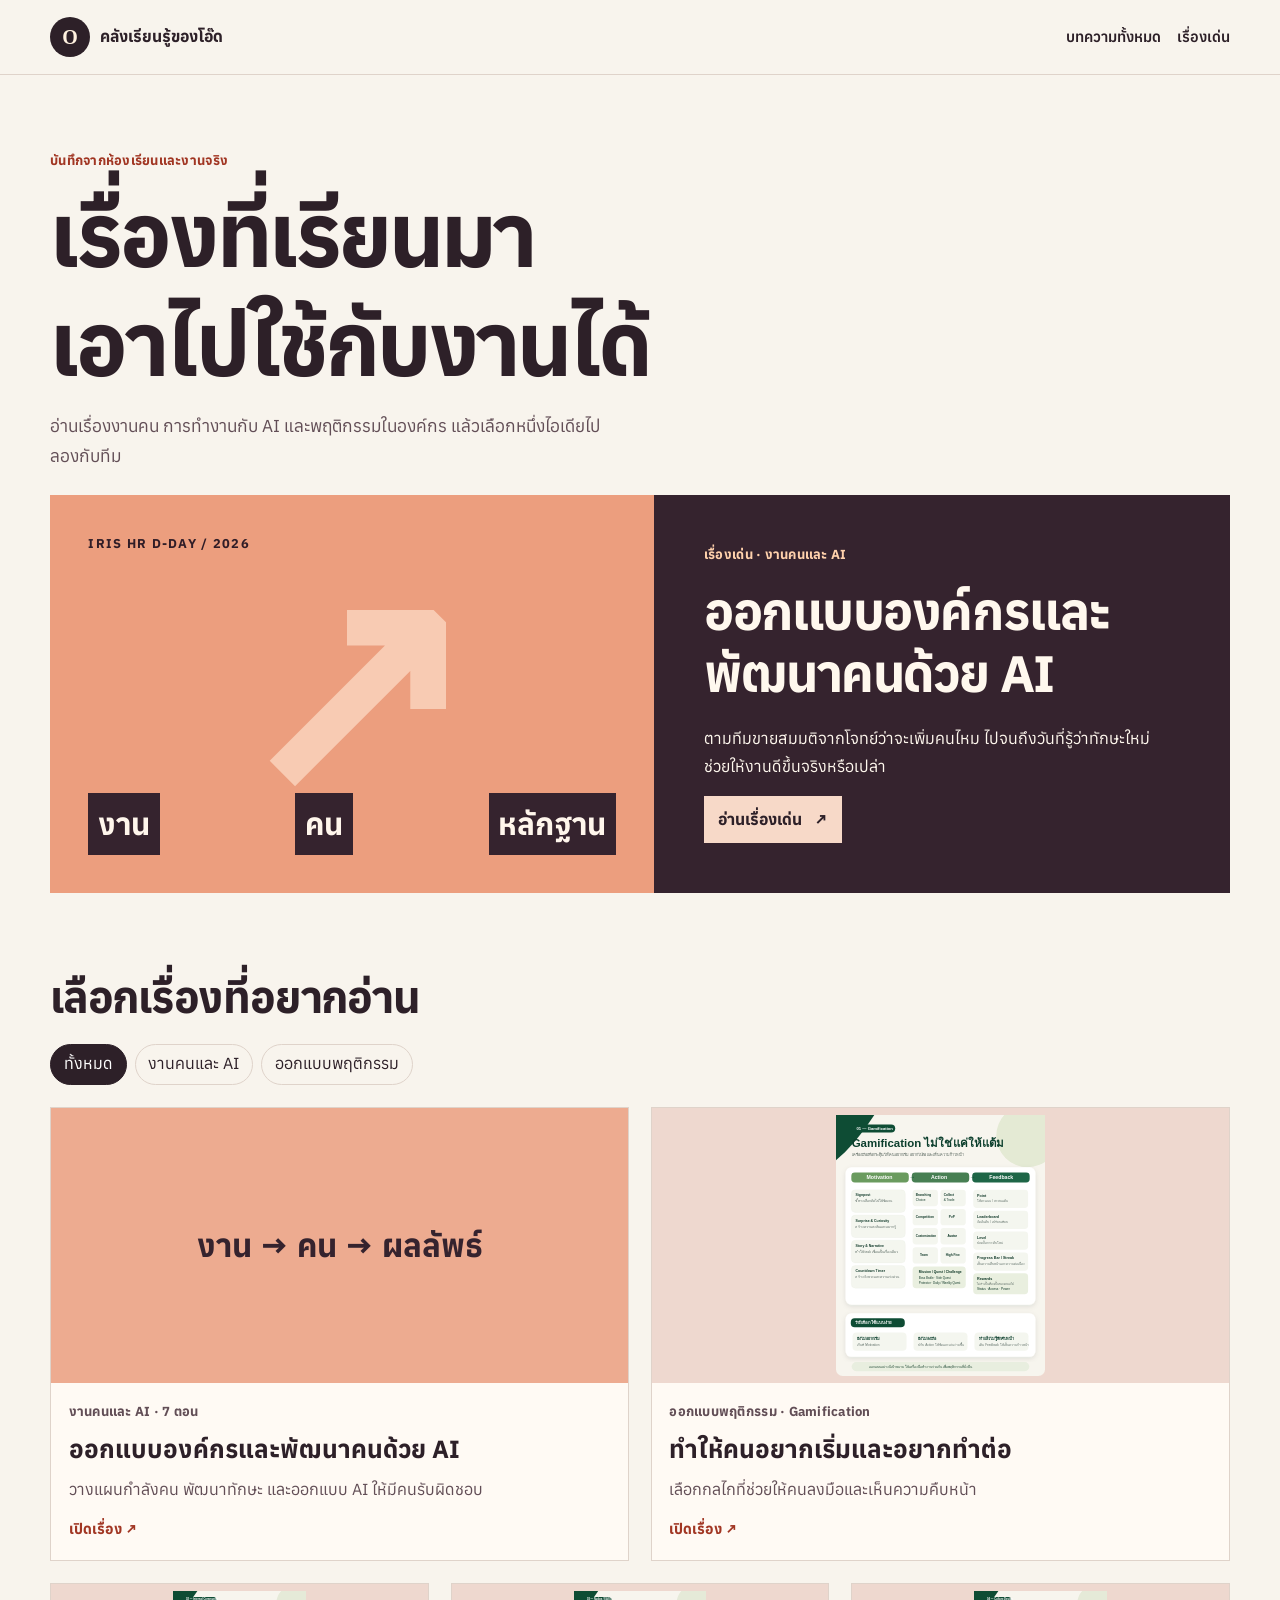
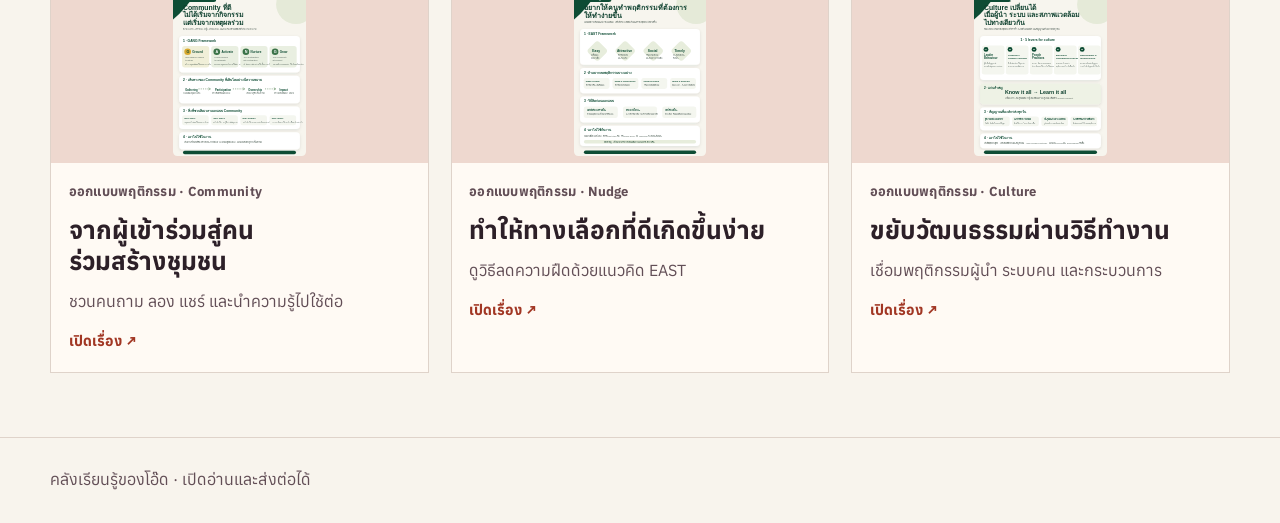
<file: index.html>
<!doctype html>
<html lang="th"><head><meta charset="utf-8"><meta name="viewport" content="width=device-width, initial-scale=1">
<title>คลังเรียนรู้ของโอ๊ด · บล็อกความรู้</title>
<meta name="description" content="บทอ่านเรื่องการพัฒนาคน การทำงานกับ AI และการออกแบบพฤติกรรมในองค์กร">
<meta name="theme-color" content="#f8f4ed">
<link rel="stylesheet" href="km.css"><link rel="stylesheet" href="blog.css"><script defer src="blog.js"></script>
</head><body class="blog-home">
<a class="skip" href="#main">ข้ามไปเนื้อหา</a>
<header class="blog-header"><div class="blog-wrap">
<a class="blog-brand" href="index.html"><span class="blog-mark" aria-hidden="true">O</span>คลังเรียนรู้ของโอ๊ด</a>
<nav aria-label="เมนูหลัก"><a href="#library">บทความทั้งหมด</a><a href="iris.html">เรื่องเด่น</a></nav>
</div></header>
<main class="blog-wrap" id="main">
<section class="blog-intro"><p class="blog-label">บันทึกจากห้องเรียนและงานจริง</p>
<h1>เรื่องที่เรียนมา<br>เอาไปใช้กับงานได้</h1>
<p>อ่านเรื่องงานคน การทำงานกับ AI และพฤติกรรมในองค์กร แล้วเลือกหนึ่งไอเดียไปลองกับทีม</p></section>
<article class="feature-post" aria-labelledby="featured-title">
<div class="feature-art" aria-label="สามแกนของเรื่อง: งาน คน และหลักฐาน">
  <span class="feature-art-meta">IRIS HR D-DAY / 2026</span>
  <div class="feature-symbol" aria-hidden="true">↗</div>
  <div class="feature-art-words" aria-hidden="true"><span>งาน</span><span>คน</span><span>หลักฐาน</span></div>
</div>
<div class="feature-copy"><p class="blog-label">เรื่องเด่น · งานคนและ AI</p><h2 id="featured-title">ออกแบบองค์กรและพัฒนาคนด้วย AI</h2>
<p>ตามทีมขายสมมติจากโจทย์ว่าจะเพิ่มคนไหม ไปจนถึงวันที่รู้ว่าทักษะใหม่ช่วยให้งานดีขึ้นจริงหรือเปล่า</p>
<a class="blog-cta" href="iris.html">อ่านเรื่องเด่น <span aria-hidden="true">↗</span></a></div></article>
<section class="blog-shelf" id="library" aria-labelledby="library-heading">
<h2 id="library-heading">เลือกเรื่องที่อยากอ่าน</h2>
<div class="blog-filters" aria-label="กรองบทความ" hidden><button type="button" data-filter="all" aria-pressed="true">ทั้งหมด</button><button type="button" data-filter="people" aria-pressed="false">งานคนและ AI</button><button type="button" data-filter="behavior" aria-pressed="false">ออกแบบพฤติกรรม</button><span class="sr" id="blog-count" role="status"></span></div>
<div class="blog-grid">
<article class="blog-card entry" data-category="people"><a href="iris.html"><div class="card-art" aria-hidden="true"><span>งาน → คน → ผลลัพธ์</span></div><div class="blog-card-copy"><p class="blog-label">งานคนและ AI · 7 ตอน</p><h3>ออกแบบองค์กรและพัฒนาคนด้วย AI</h3><p>วางแผนกำลังคน พัฒนาทักษะ และออกแบบ AI ให้มีคนรับผิดชอบ</p><strong>เปิดเรื่อง ↗</strong></div></a></article>
<article class="blog-card entry" data-category="behavior"><a href="gamification.html"><img class="diagram" src="assets/gamification-map.svg" alt="" loading="lazy"><div class="blog-card-copy"><p class="blog-label">ออกแบบพฤติกรรม · Gamification</p><h3>ทำให้คนอยากเริ่มและอยากทำต่อ</h3><p>เลือกกลไกที่ช่วยให้คนลงมือและเห็นความคืบหน้า</p><strong>เปิดเรื่อง ↗</strong></div></a></article>
<article class="blog-card entry" data-category="behavior"><a href="community.html"><img class="diagram" src="assets/community-map.svg" alt="" loading="lazy"><div class="blog-card-copy"><p class="blog-label">ออกแบบพฤติกรรม · Community</p><h3>จากผู้เข้าร่วมสู่คนร่วมสร้างชุมชน</h3><p>ชวนคนถาม ลอง แชร์ และนำความรู้ไปใช้ต่อ</p><strong>เปิดเรื่อง ↗</strong></div></a></article>
<article class="blog-card entry" data-category="behavior"><a href="nudge.html"><img class="diagram" src="assets/nudge-east.svg" alt="" loading="lazy"><div class="blog-card-copy"><p class="blog-label">ออกแบบพฤติกรรม · Nudge</p><h3>ทำให้ทางเลือกที่ดีเกิดขึ้นง่าย</h3><p>ดูวิธีลดความฝืดด้วยแนวคิด EAST</p><strong>เปิดเรื่อง ↗</strong></div></a></article>
<article class="blog-card entry" data-category="behavior"><a href="culture.html"><img class="diagram" src="assets/culture-map.svg" alt="" loading="lazy"><div class="blog-card-copy"><p class="blog-label">ออกแบบพฤติกรรม · Culture</p><h3>ขยับวัฒนธรรมผ่านวิธีทำงาน</h3><p>เชื่อมพฤติกรรมผู้นำ ระบบคน และกระบวนการ</p><strong>เปิดเรื่อง ↗</strong></div></a></article>
</div></section></main>
<footer class="blog-footer"><div class="blog-wrap">คลังเรียนรู้ของโอ๊ด · เปิดอ่านและส่งต่อได้</div></footer>
</body></html>
</file>
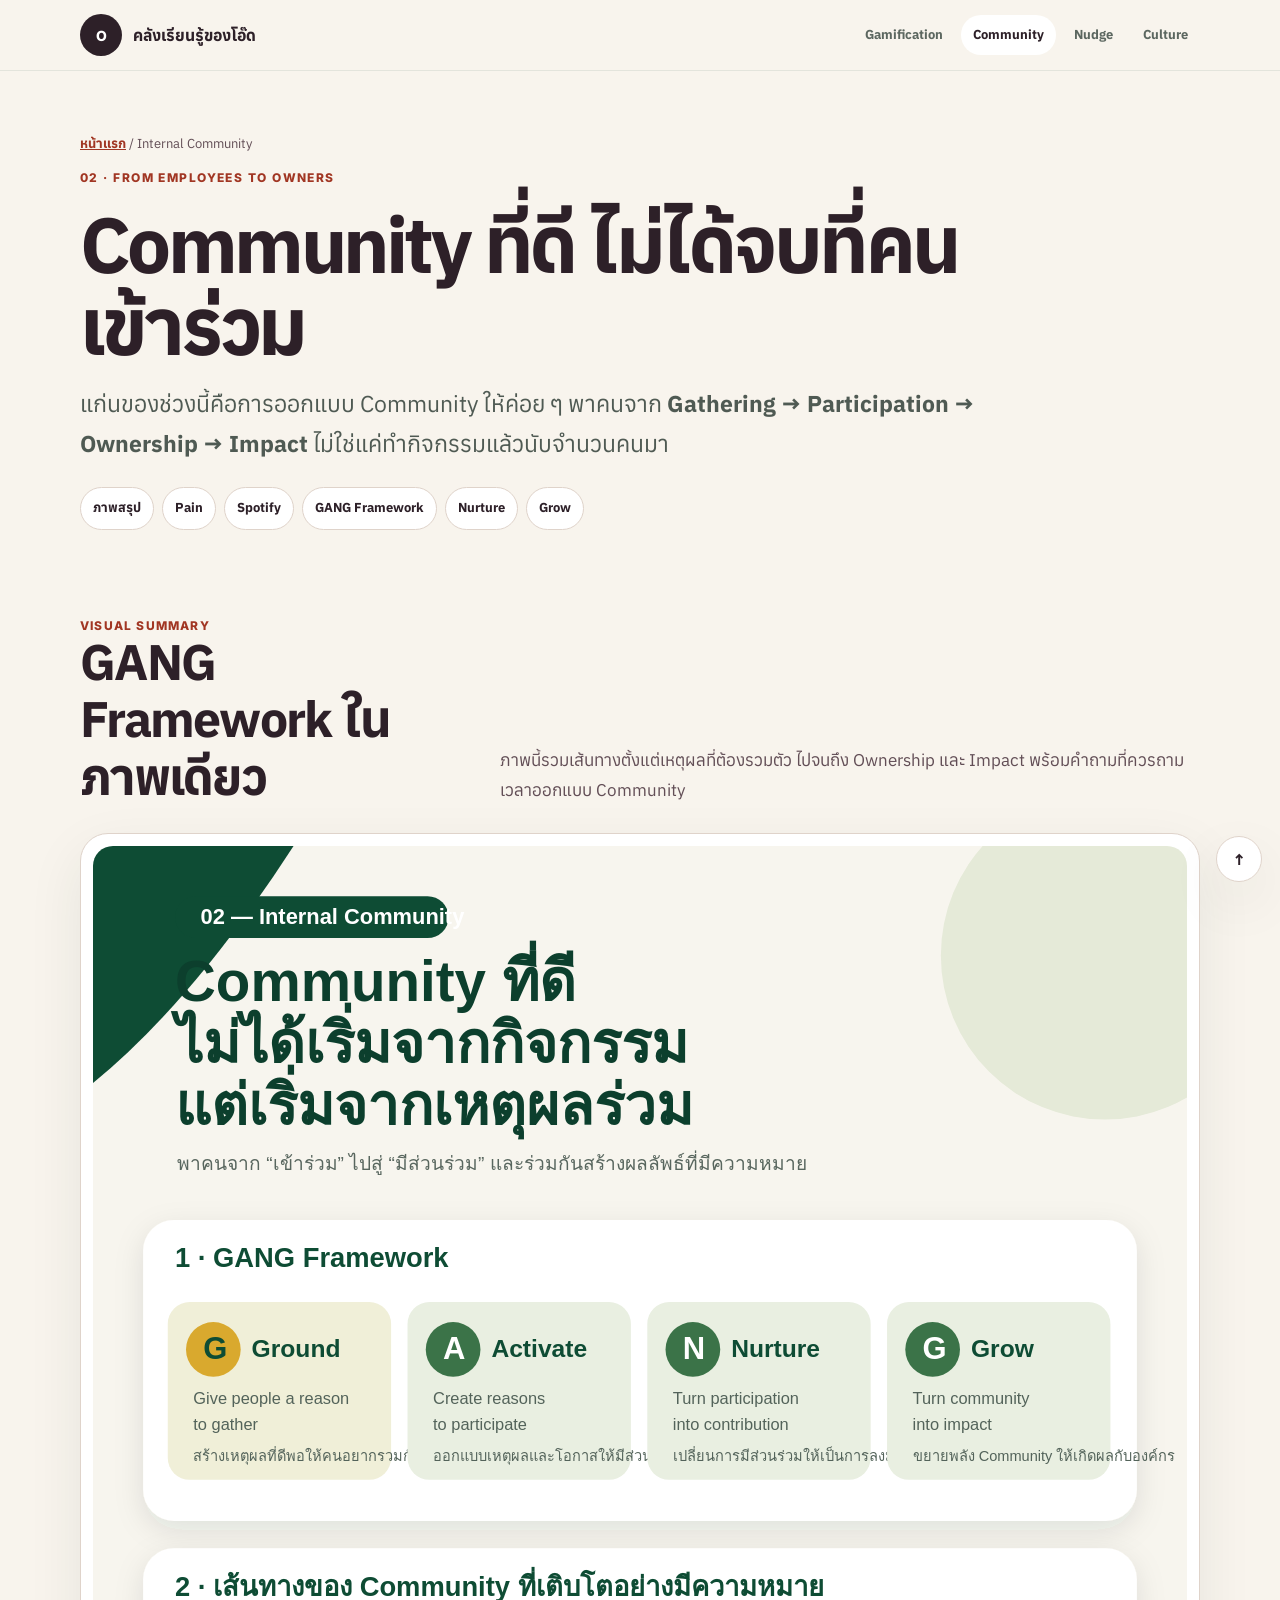
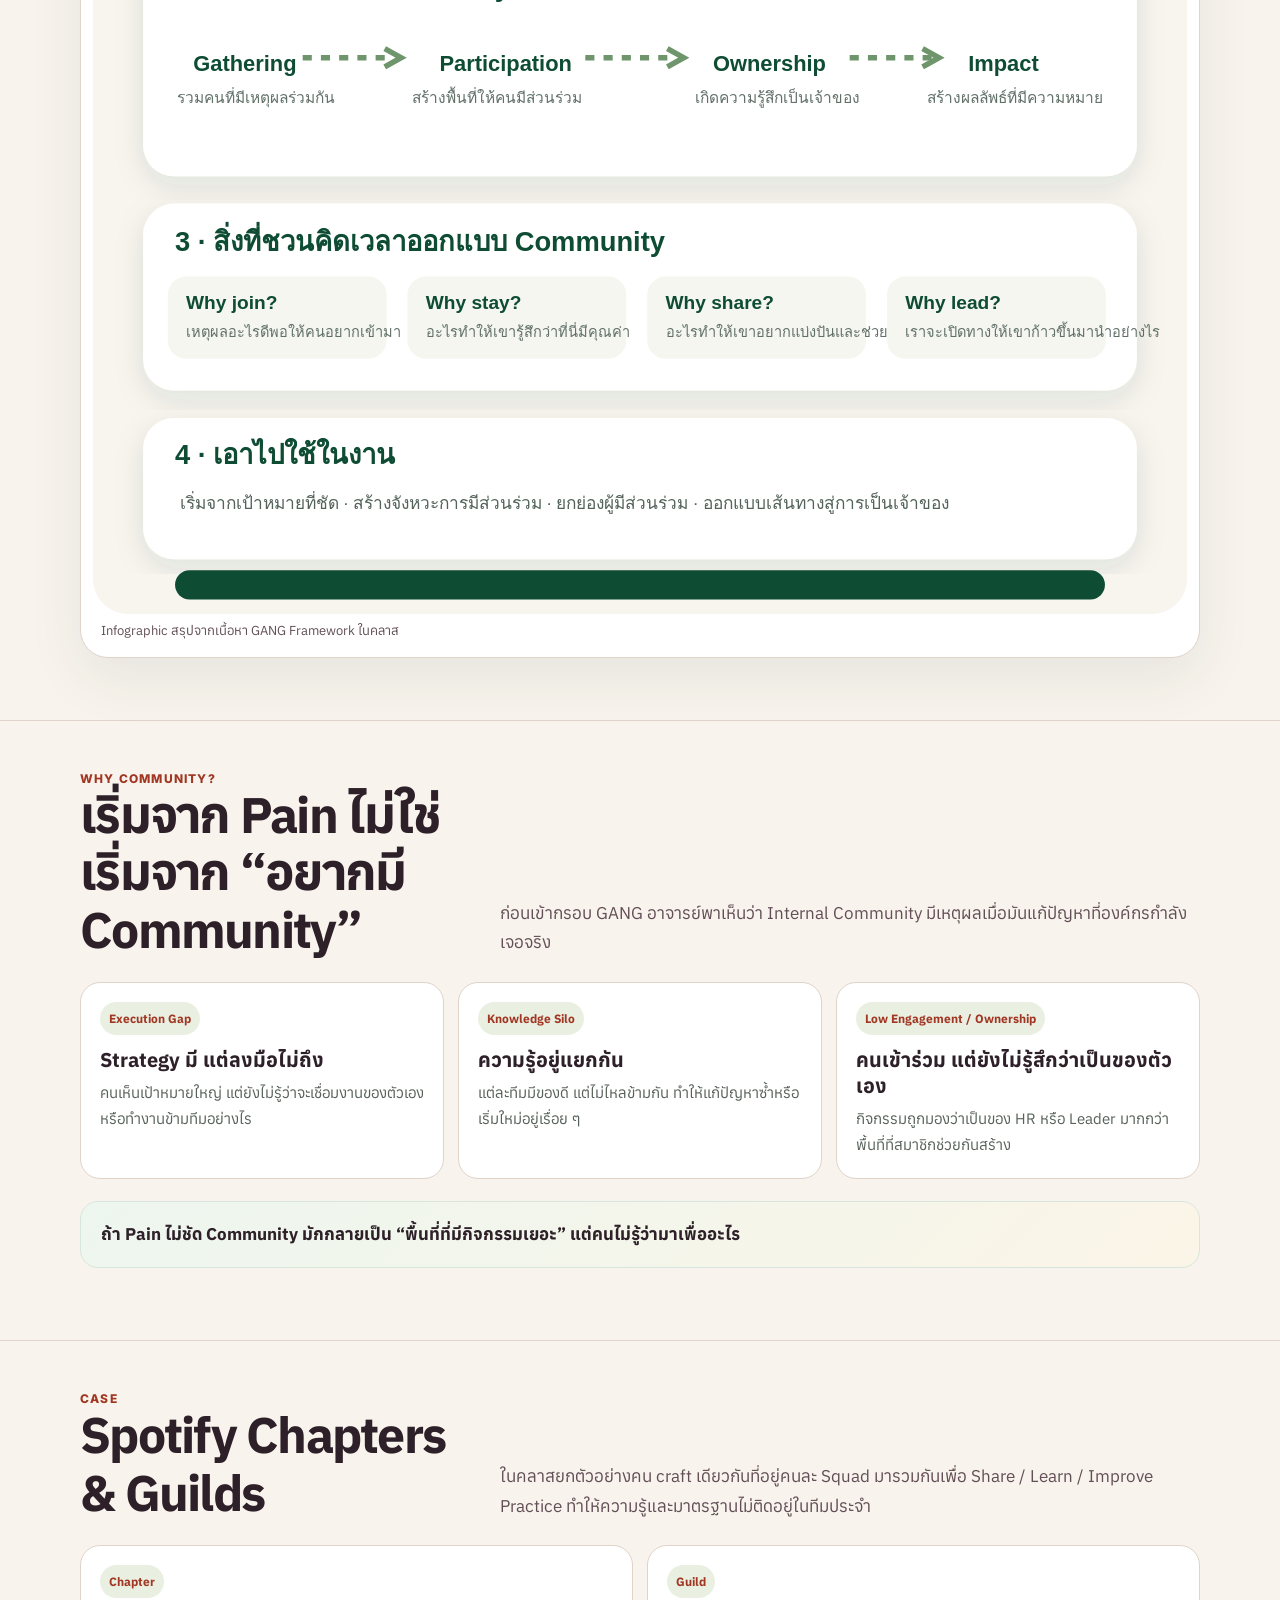
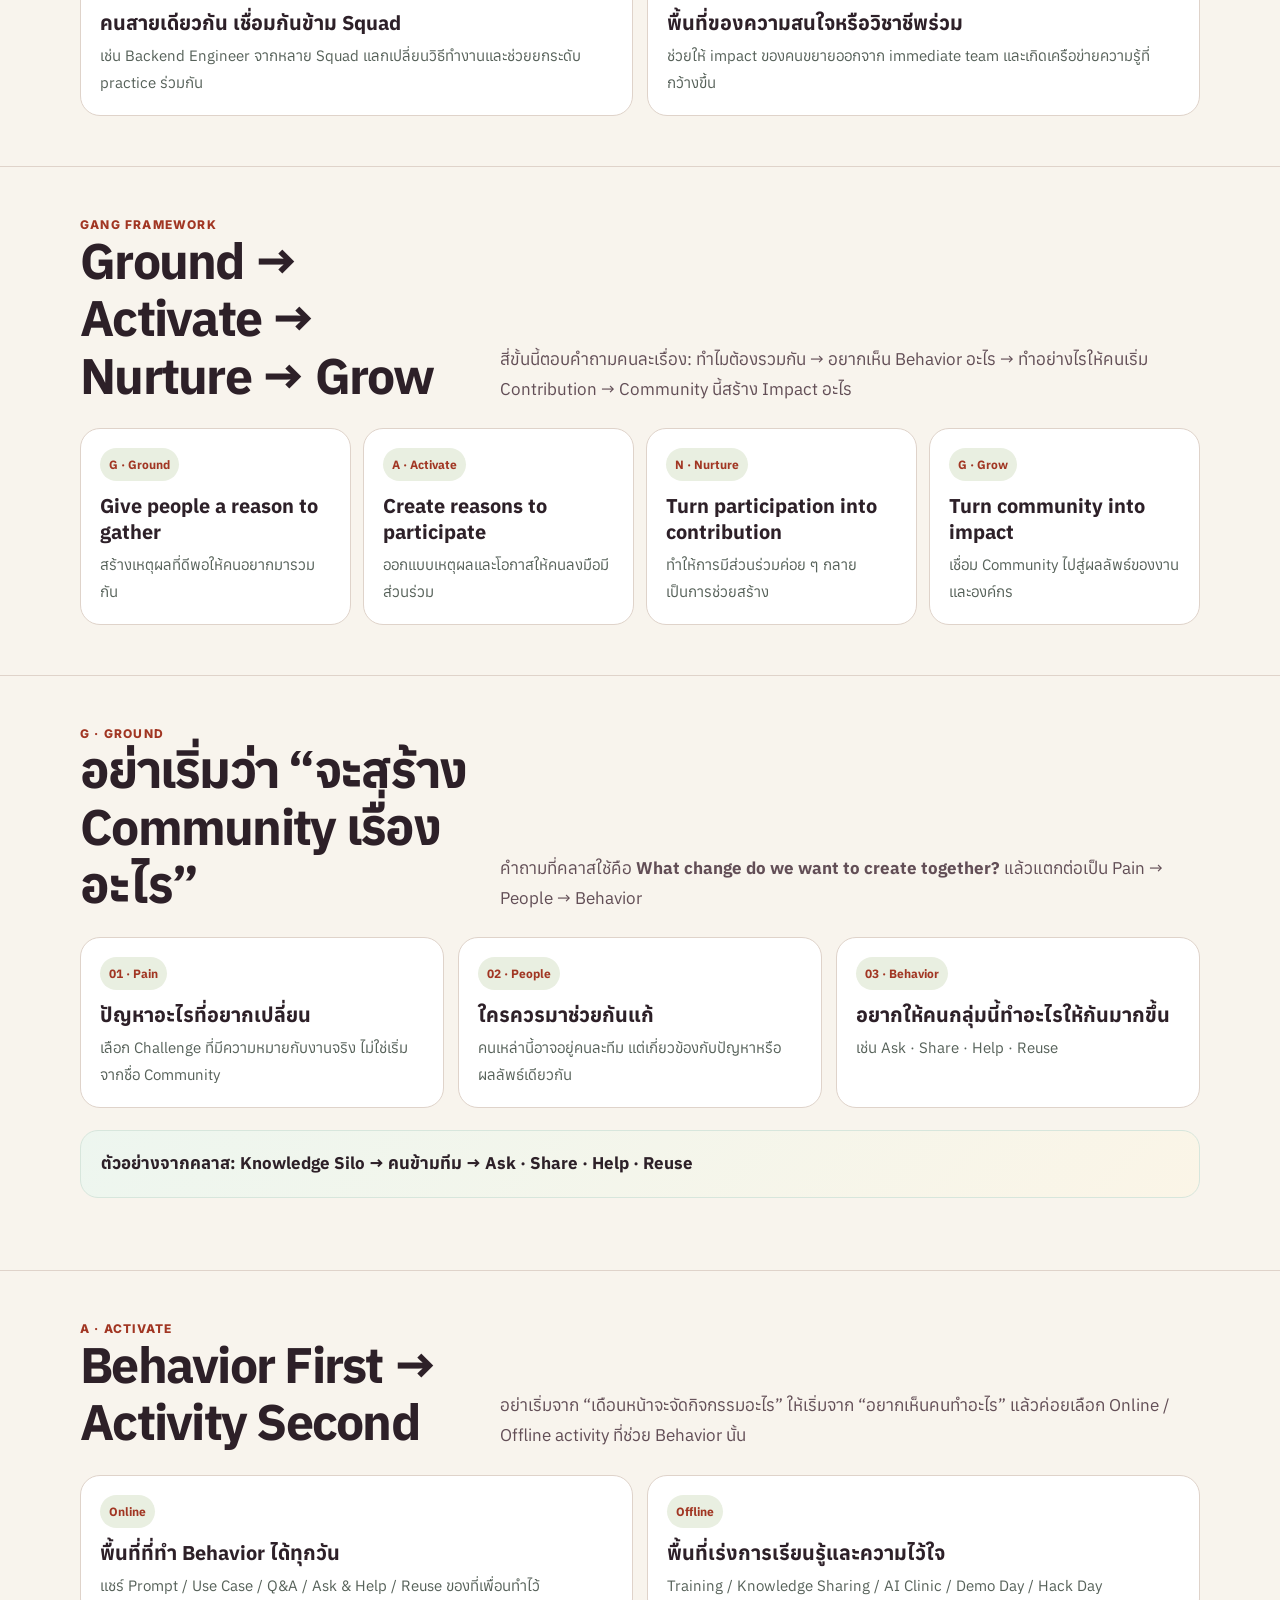
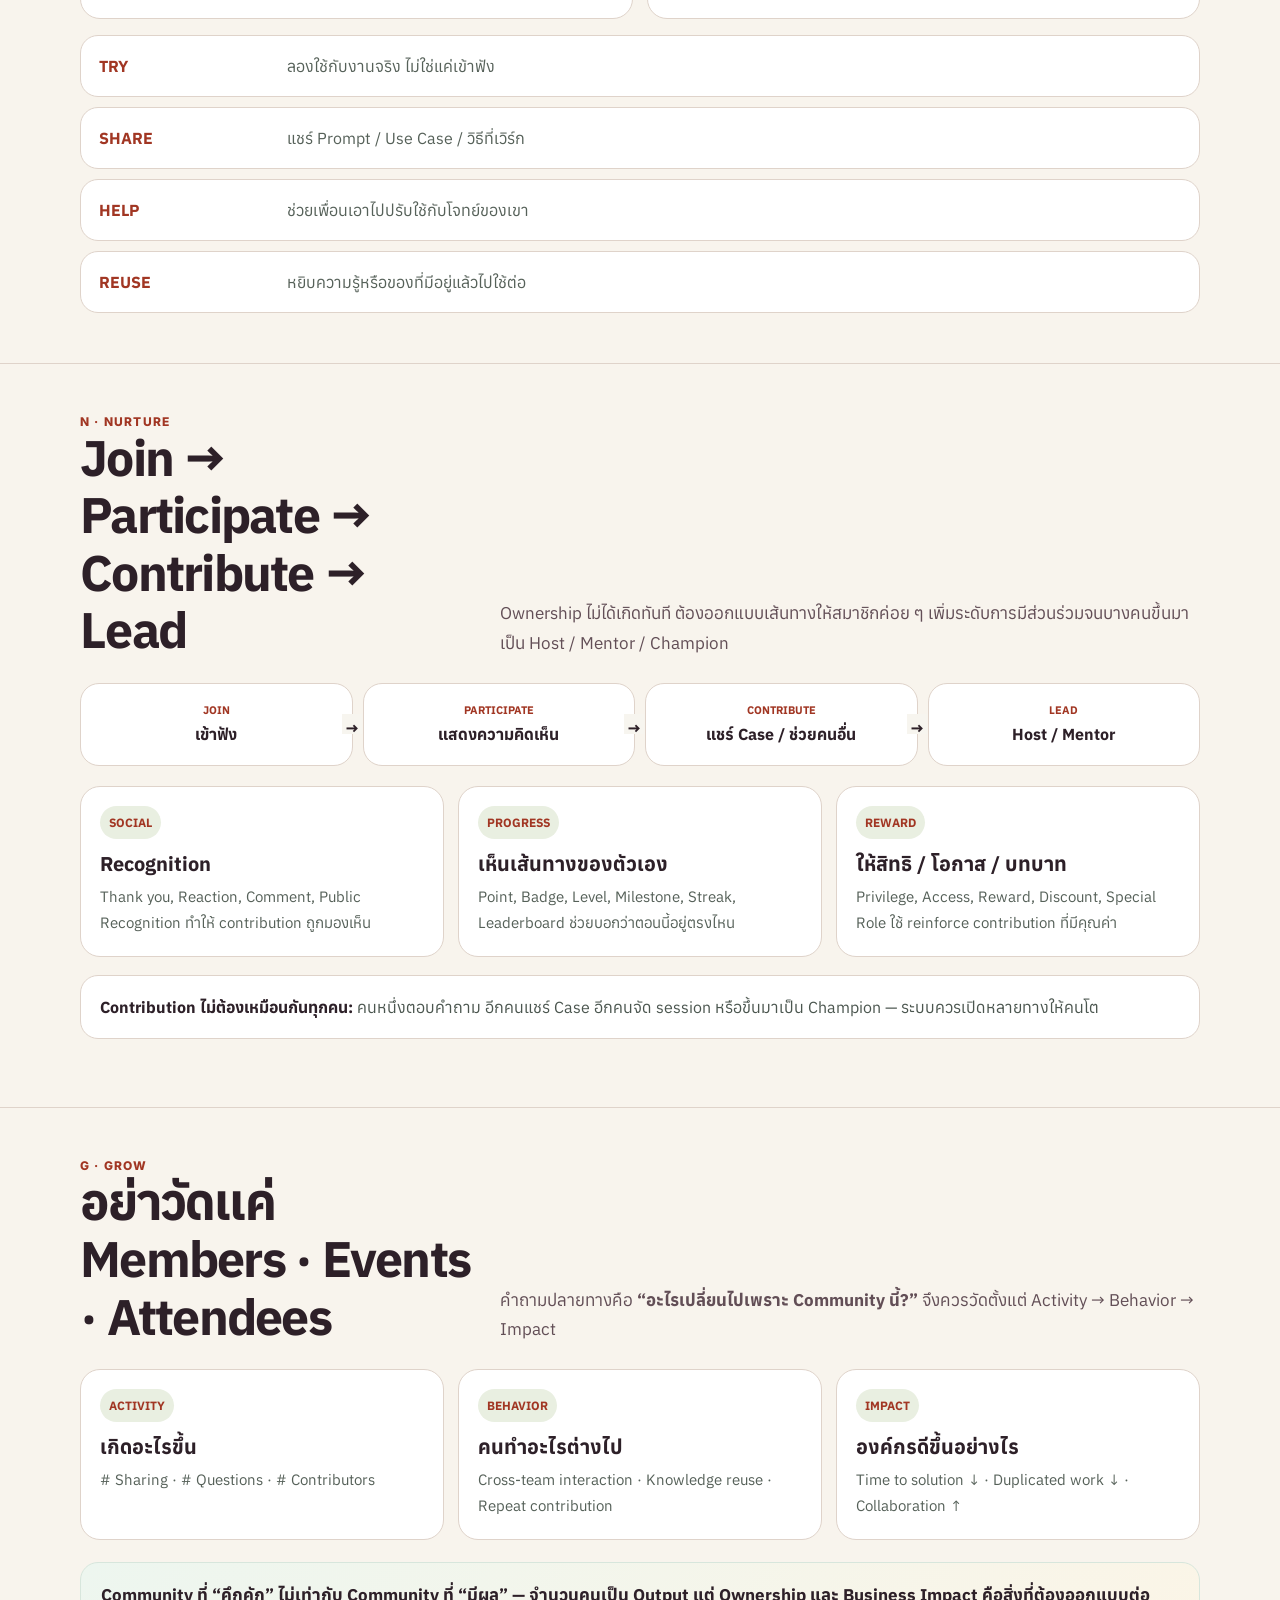
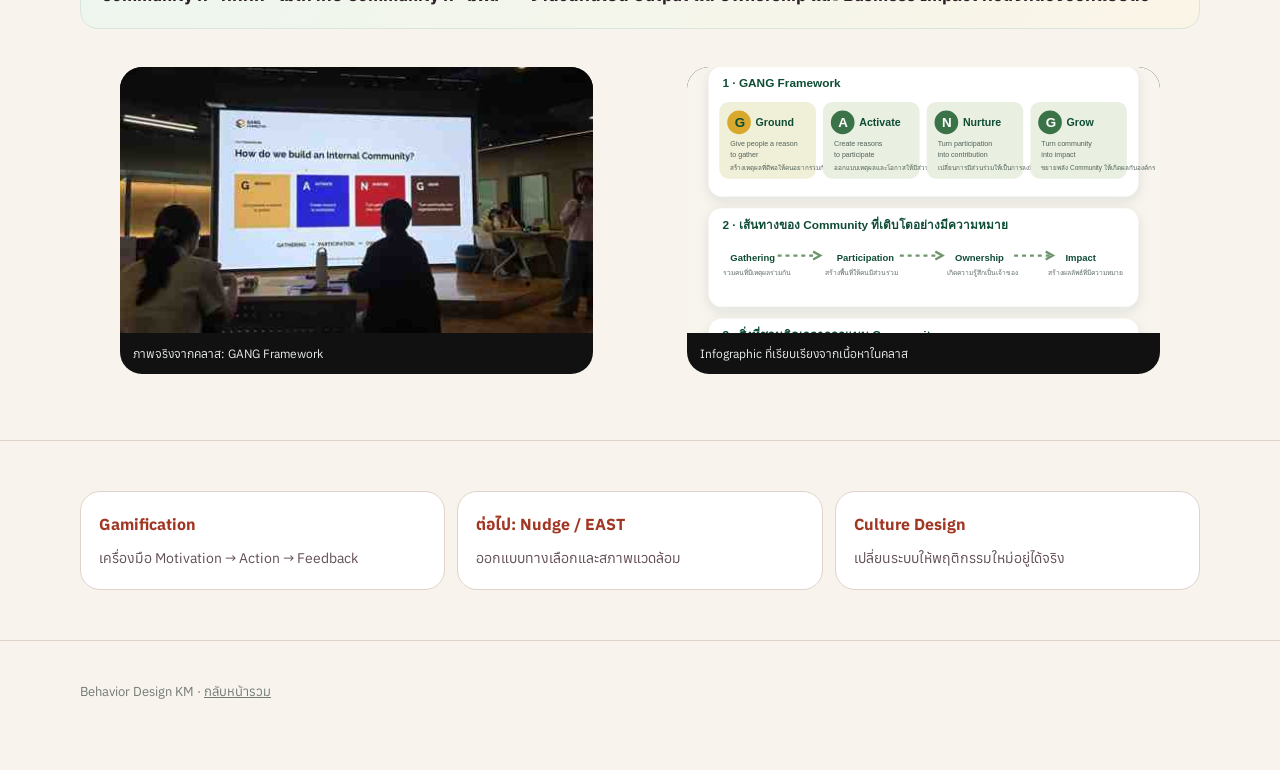
<file: community.html>
<!doctype html><html lang="th"><head><meta charset="utf-8"><meta name="viewport" content="width=device-width,initial-scale=1"><meta name="theme-color" content="#f7f5ef"><title>Internal Community — Behavior Design KM</title><meta name="description" content="สรุปคลาส Internal Community: Pain, Spotify Chapters & Guilds, GANG Framework, Ground Activate Nurture Grow, Participation to Ownership และการวัด Impact"><link rel="stylesheet" href="style-v2.css?v=20260823-7"><link rel="stylesheet" href="blog.css"></head><body id="top" class="blog-archive"><header class="top"><div class="wrap topin"><a class="brand" href="index.html"><span class="mark">O</span><span>คลังเรียนรู้ของโอ๊ด</span></a><nav class="nav"><a href="gamification.html">Gamification</a><a class="active" href="community.html">Community</a><a href="nudge.html">Nudge</a><a href="culture.html">Culture</a></nav></div></header><main><section class="pageHero"><div class="wrap"><div class="crumb"><a href="index.html">หน้าแรก</a> / Internal Community</div><div class="eyebrow">02 · From Employees to Owners</div><h1>Community ที่ดี ไม่ได้จบที่คนเข้าร่วม</h1><p class="lead">แก่นของช่วงนี้คือการออกแบบ Community ให้ค่อย ๆ พาคนจาก <b>Gathering → Participation → Ownership → Impact</b> ไม่ใช่แค่ทำกิจกรรมแล้วนับจำนวนคนมา</p><div class="jump"><a href="#visual">ภาพสรุป</a><a href="#pain">Pain</a><a href="#case">Spotify</a><a href="#gang">GANG Framework</a><a href="#nurture">Nurture</a><a href="#grow">Grow</a></div></div></section><section class="section" id="visual"><div class="wrap"><div class="sectionHead"><div><div class="kicker">Visual Summary</div><h2>GANG Framework ในภาพเดียว</h2></div><p class="intro">ภาพนี้รวมเส้นทางตั้งแต่เหตุผลที่ต้องรวมตัว ไปจนถึง Ownership และ Impact พร้อมคำถามที่ควรถามเวลาออกแบบ Community</p></div><div class="visualFrame"><img src="assets/community-map.svg?v=7" alt="Infographic GANG Framework"><div class="visualNote">Infographic สรุปจากเนื้อหา GANG Framework ในคลาส</div></div></div></section><section class="section" id="pain"><div class="wrap"><div class="sectionHead"><div><div class="kicker">Why Community?</div><h2>เริ่มจาก Pain ไม่ใช่เริ่มจาก “อยากมี Community”</h2></div><p class="intro">ก่อนเข้ากรอบ GANG อาจารย์พาเห็นว่า Internal Community มีเหตุผลเมื่อมันแก้ปัญหาที่องค์กรกำลังเจอจริง</p></div><div class="grid3"><article class="concept"><span class="tag">Execution Gap</span><h3>Strategy มี แต่ลงมือไม่ถึง</h3><p>คนเห็นเป้าหมายใหญ่ แต่ยังไม่รู้ว่าจะเชื่อมงานของตัวเองหรือทำงานข้ามทีมอย่างไร</p></article><article class="concept"><span class="tag">Knowledge Silo</span><h3>ความรู้อยู่แยกกัน</h3><p>แต่ละทีมมีของดี แต่ไม่ไหลข้ามกัน ทำให้แก้ปัญหาซ้ำหรือเริ่มใหม่อยู่เรื่อย ๆ</p></article><article class="concept"><span class="tag">Low Engagement / Ownership</span><h3>คนเข้าร่วม แต่ยังไม่รู้สึกว่าเป็นของตัวเอง</h3><p>กิจกรรมถูกมองว่าเป็นของ HR หรือ Leader มากกว่าพื้นที่ที่สมาชิกช่วยกันสร้าง</p></article></div><div class="callout">ถ้า Pain ไม่ชัด Community มักกลายเป็น “พื้นที่ที่มีกิจกรรมเยอะ” แต่คนไม่รู้ว่ามาเพื่ออะไร</div></div></section><section class="section" id="case"><div class="wrap"><div class="sectionHead"><div><div class="kicker">Case</div><h2>Spotify Chapters & Guilds</h2></div><p class="intro">ในคลาสยกตัวอย่างคน craft เดียวกันที่อยู่คนละ Squad มารวมกันเพื่อ Share / Learn / Improve Practice ทำให้ความรู้และมาตรฐานไม่ติดอยู่ในทีมประจำ</p></div><div class="grid2"><article class="concept"><span class="tag">Chapter</span><h3>คนสายเดียวกัน เชื่อมกันข้าม Squad</h3><p>เช่น Backend Engineer จากหลาย Squad แลกเปลี่ยนวิธีทำงานและช่วยยกระดับ practice ร่วมกัน</p></article><article class="concept"><span class="tag">Guild</span><h3>พื้นที่ของความสนใจหรือวิชาชีพร่วม</h3><p>ช่วยให้ impact ของคนขยายออกจาก immediate team และเกิดเครือข่ายความรู้ที่กว้างขึ้น</p></article></div></div></section><section class="section" id="gang"><div class="wrap"><div class="sectionHead"><div><div class="kicker">GANG Framework</div><h2>Ground → Activate → Nurture → Grow</h2></div><p class="intro">สี่ขั้นนี้ตอบคำถามคนละเรื่อง: ทำไมต้องรวมกัน → อยากเห็น Behavior อะไร → ทำอย่างไรให้คนเริ่ม Contribution → Community นี้สร้าง Impact อะไร</p></div><div class="grid4"><article class="concept"><span class="tag">G · Ground</span><h3>Give people a reason to gather</h3><p>สร้างเหตุผลที่ดีพอให้คนอยากมารวมกัน</p></article><article class="concept"><span class="tag">A · Activate</span><h3>Create reasons to participate</h3><p>ออกแบบเหตุผลและโอกาสให้คนลงมือมีส่วนร่วม</p></article><article class="concept"><span class="tag">N · Nurture</span><h3>Turn participation into contribution</h3><p>ทำให้การมีส่วนร่วมค่อย ๆ กลายเป็นการช่วยสร้าง</p></article><article class="concept"><span class="tag">G · Grow</span><h3>Turn community into impact</h3><p>เชื่อม Community ไปสู่ผลลัพธ์ของงานและองค์กร</p></article></div></div></section><section class="section" id="ground"><div class="wrap"><div class="sectionHead"><div><div class="kicker">G · Ground</div><h2>อย่าเริ่มว่า “จะสร้าง Community เรื่องอะไร”</h2></div><p class="intro">คำถามที่คลาสใช้คือ <b>What change do we want to create together?</b> แล้วแตกต่อเป็น Pain → People → Behavior</p></div><div class="grid3"><article class="concept"><span class="tag">01 · Pain</span><h3>ปัญหาอะไรที่อยากเปลี่ยน</h3><p>เลือก Challenge ที่มีความหมายกับงานจริง ไม่ใช่เริ่มจากชื่อ Community</p></article><article class="concept"><span class="tag">02 · People</span><h3>ใครควรมาช่วยกันแก้</h3><p>คนเหล่านี้อาจอยู่คนละทีม แต่เกี่ยวข้องกับปัญหาหรือผลลัพธ์เดียวกัน</p></article><article class="concept"><span class="tag">03 · Behavior</span><h3>อยากให้คนกลุ่มนี้ทำอะไรให้กันมากขึ้น</h3><p>เช่น Ask · Share · Help · Reuse</p></article></div><div class="callout">ตัวอย่างจากคลาส: <b>Knowledge Silo → คนข้ามทีม → Ask · Share · Help · Reuse</b></div></div></section><section class="section" id="activate"><div class="wrap"><div class="sectionHead"><div><div class="kicker">A · Activate</div><h2>Behavior First → Activity Second</h2></div><p class="intro">อย่าเริ่มจาก “เดือนหน้าจะจัดกิจกรรมอะไร” ให้เริ่มจาก “อยากเห็นคนทำอะไร” แล้วค่อยเลือก Online / Offline activity ที่ช่วย Behavior นั้น</p></div><div class="grid2"><article class="panel"><span class="tag">Online</span><h3>พื้นที่ที่ทำ Behavior ได้ทุกวัน</h3><p>แชร์ Prompt / Use Case / Q&A / Ask & Help / Reuse ของที่เพื่อนทำไว้</p></article><article class="panel"><span class="tag">Offline</span><h3>พื้นที่เร่งการเรียนรู้และความไว้ใจ</h3><p>Training / Knowledge Sharing / AI Clinic / Demo Day / Hack Day</p></article></div><div class="list" style="margin-top:16px"><div class="row"><b>TRY</b><p>ลองใช้กับงานจริง ไม่ใช่แค่เข้าฟัง</p></div><div class="row"><b>SHARE</b><p>แชร์ Prompt / Use Case / วิธีที่เวิร์ก</p></div><div class="row"><b>HELP</b><p>ช่วยเพื่อนเอาไปปรับใช้กับโจทย์ของเขา</p></div><div class="row"><b>REUSE</b><p>หยิบความรู้หรือของที่มีอยู่แล้วไปใช้ต่อ</p></div></div></div></section><section class="section" id="nurture"><div class="wrap"><div class="sectionHead"><div><div class="kicker">N · Nurture</div><h2>Join → Participate → Contribute → Lead</h2></div><p class="intro">Ownership ไม่ได้เกิดทันที ต้องออกแบบเส้นทางให้สมาชิกค่อย ๆ เพิ่มระดับการมีส่วนร่วมจนบางคนขึ้นมาเป็น Host / Mentor / Champion</p></div><div class="flow"><div class="step"><small>JOIN</small><strong>เข้าฟัง</strong></div><div class="step"><small>PARTICIPATE</small><strong>แสดงความคิดเห็น</strong></div><div class="step"><small>CONTRIBUTE</small><strong>แชร์ Case / ช่วยคนอื่น</strong></div><div class="step"><small>LEAD</small><strong>Host / Mentor</strong></div></div><div class="grid3"><article class="concept"><span class="tag">SOCIAL</span><h3>Recognition</h3><p>Thank you, Reaction, Comment, Public Recognition ทำให้ contribution ถูกมองเห็น</p></article><article class="concept"><span class="tag">PROGRESS</span><h3>เห็นเส้นทางของตัวเอง</h3><p>Point, Badge, Level, Milestone, Streak, Leaderboard ช่วยบอกว่าตอนนี้อยู่ตรงไหน</p></article><article class="concept"><span class="tag">REWARD</span><h3>ให้สิทธิ / โอกาส / บทบาท</h3><p>Privilege, Access, Reward, Discount, Special Role ใช้ reinforce contribution ที่มีคุณค่า</p></article></div><div class="note"><b>Contribution ไม่ต้องเหมือนกันทุกคน:</b> คนหนึ่งตอบคำถาม อีกคนแชร์ Case อีกคนจัด session หรือขึ้นมาเป็น Champion — ระบบควรเปิดหลายทางให้คนโต</div></div></section><section class="section" id="grow"><div class="wrap"><div class="sectionHead"><div><div class="kicker">G · Grow</div><h2>อย่าวัดแค่ Members · Events · Attendees</h2></div><p class="intro">คำถามปลายทางคือ <b>“อะไรเปลี่ยนไปเพราะ Community นี้?”</b> จึงควรวัดตั้งแต่ Activity → Behavior → Impact</p></div><div class="grid3"><article class="metric"><span class="tag">ACTIVITY</span><h3>เกิดอะไรขึ้น</h3><p># Sharing · # Questions · # Contributors</p></article><article class="metric"><span class="tag">BEHAVIOR</span><h3>คนทำอะไรต่างไป</h3><p>Cross-team interaction · Knowledge reuse · Repeat contribution</p></article><article class="metric"><span class="tag">IMPACT</span><h3>องค์กรดีขึ้นอย่างไร</h3><p>Time to solution ↓ · Duplicated work ↓ · Collaboration ↑</p></article></div><div class="callout">Community ที่ “คึกคัก” ไม่เท่ากับ Community ที่ “มีผล” — จำนวนคนเป็น Output แต่ Ownership และ Business Impact คือสิ่งที่ต้องออกแบบต่อ</div><div class="photoStrip"><figure class="photoCard"><img src="community.jpg?v=7" alt="ภาพจริงจากคลาส GANG Framework"><figcaption>ภาพจริงจากคลาส: GANG Framework</figcaption></figure><figure class="photoCard"><img src="assets/community-map.svg?v=7" alt="Infographic GANG Framework"><figcaption>Infographic ที่เรียบเรียงจากเนื้อหาในคลาส</figcaption></figure></div></div></section><section class="section"><div class="wrap"><div class="nextGrid"><a class="next" href="gamification.html"><b>Gamification</b><span>เครื่องมือ Motivation → Action → Feedback</span></a><a class="next" href="nudge.html"><b>ต่อไป: Nudge / EAST</b><span>ออกแบบทางเลือกและสภาพแวดล้อม</span></a><a class="next" href="culture.html"><b>Culture Design</b><span>เปลี่ยนระบบให้พฤติกรรมใหม่อยู่ได้จริง</span></a></div></div></section></main><footer class="footer"><div class="wrap">Behavior Design KM · <a href="index.html">กลับหน้ารวม</a></div></footer><a class="backtop" href="#top">↑</a><nav class="mobileDock"><a href="gamification.html">Game</a><a class="active" href="community.html">Community</a><a href="nudge.html">Nudge</a><a href="culture.html">Culture</a></nav></body></html>
</file>
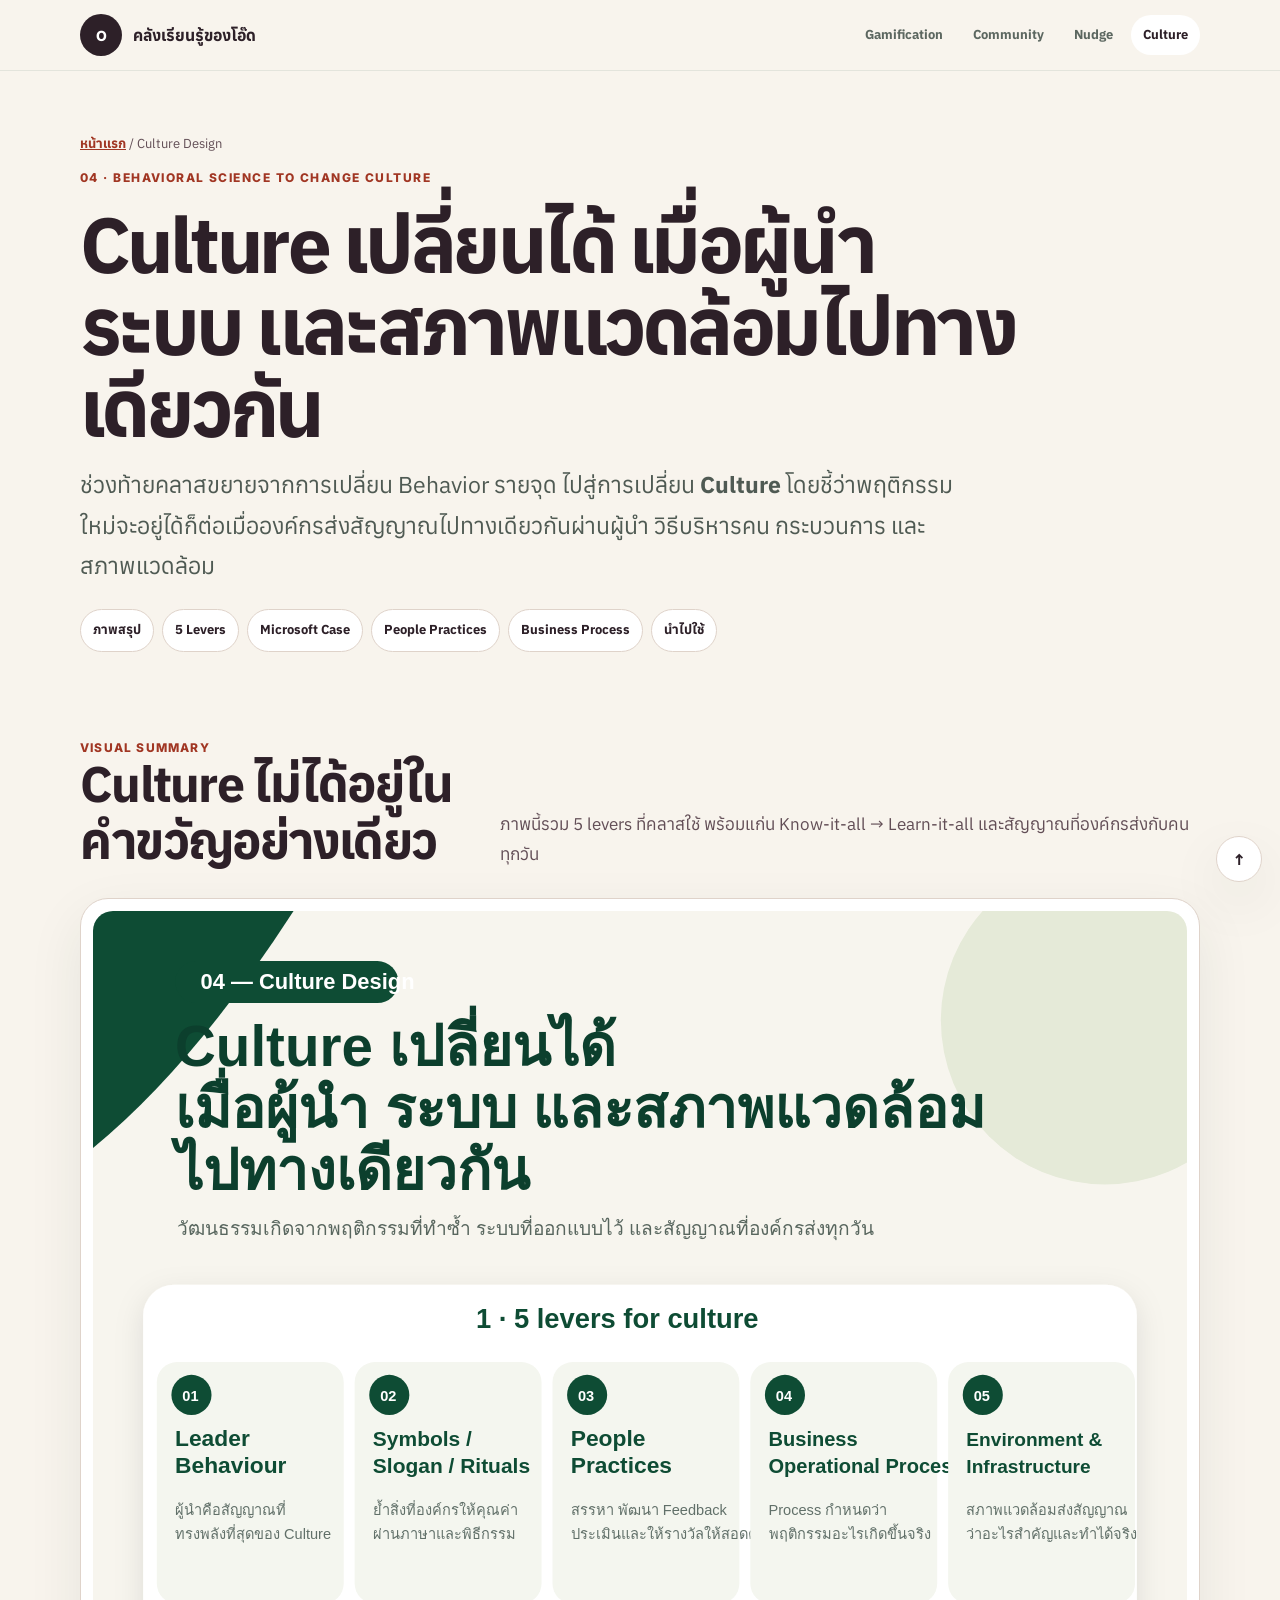
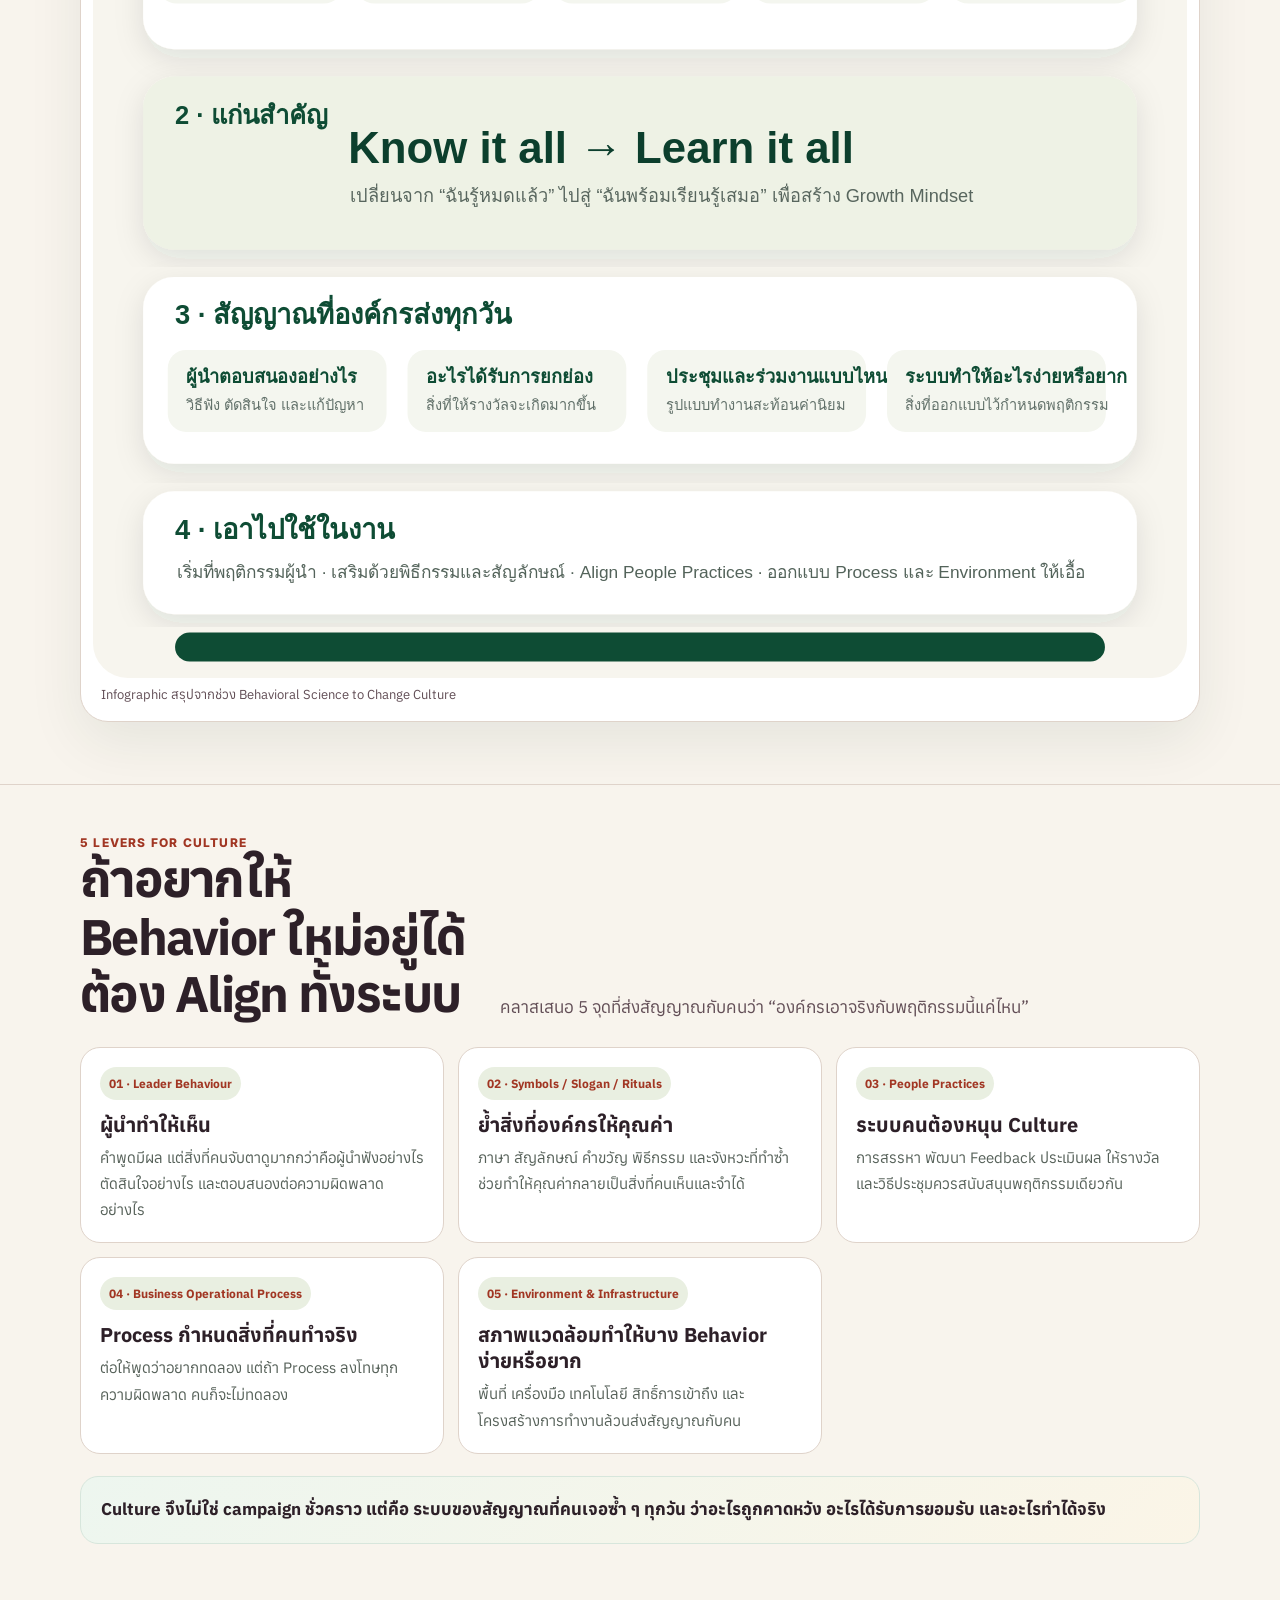
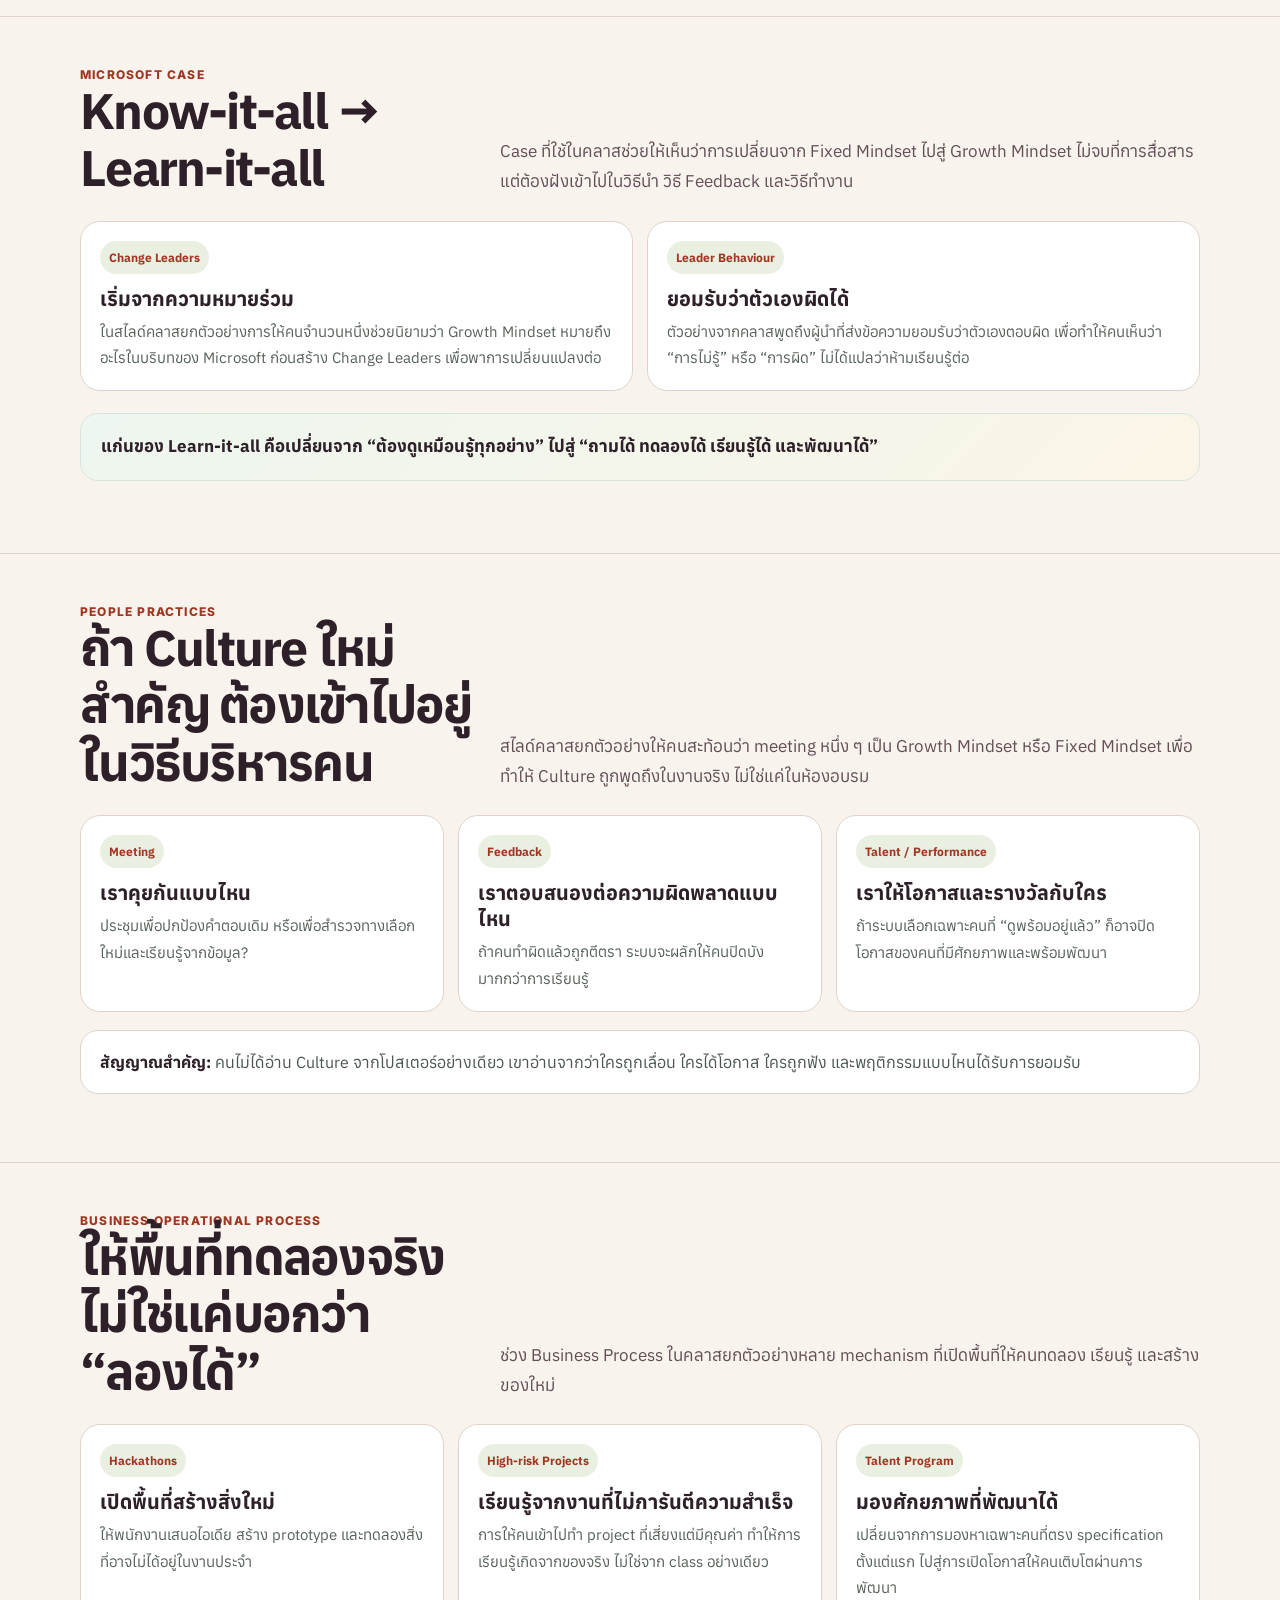
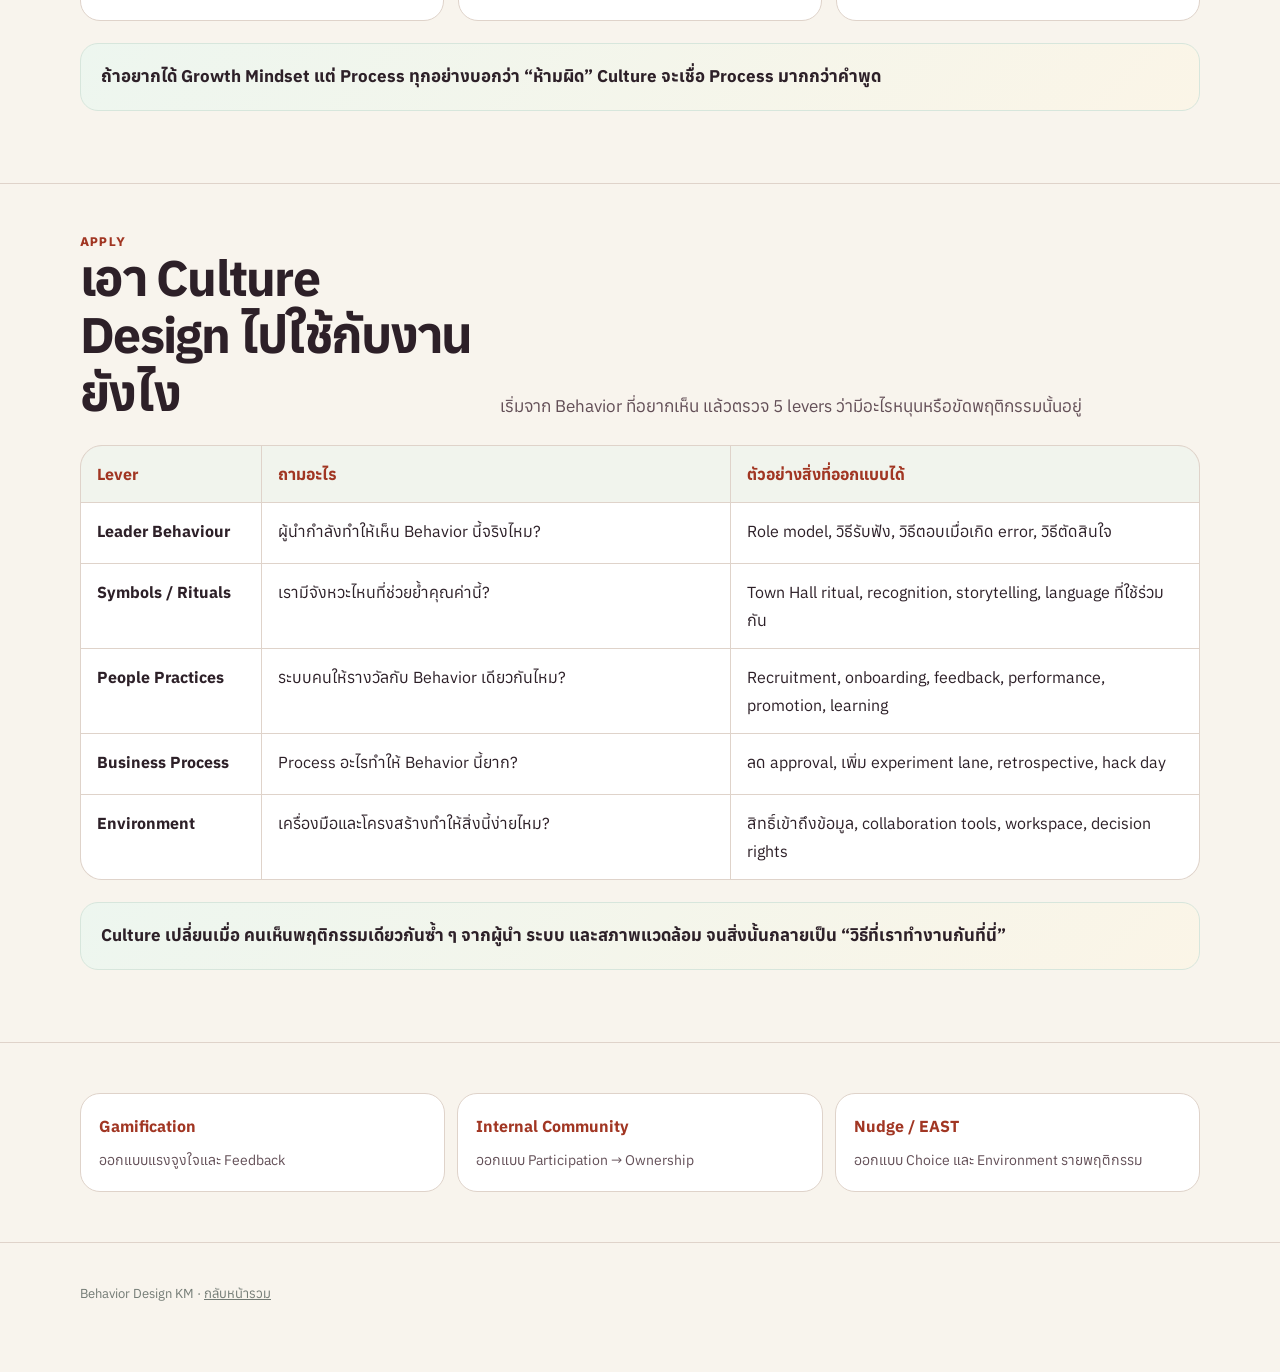
<file: culture.html>
<!doctype html><html lang="th"><head><meta charset="utf-8"><meta name="viewport" content="width=device-width,initial-scale=1"><meta name="theme-color" content="#f7f5ef"><title>Culture Design — Behavior Design KM</title><meta name="description" content="สรุปคลาส Culture Design: 5 levers, Leader Behaviour, Symbols Rituals, People Practices, Business Process, Environment & Infrastructure และ Microsoft Growth Mindset case"><link rel="stylesheet" href="style-v2.css?v=20260823-7"><link rel="stylesheet" href="blog.css"></head><body id="top" class="blog-archive"><header class="top"><div class="wrap topin"><a class="brand" href="index.html"><span class="mark">O</span><span>คลังเรียนรู้ของโอ๊ด</span></a><nav class="nav"><a href="gamification.html">Gamification</a><a href="community.html">Community</a><a href="nudge.html">Nudge</a><a class="active" href="culture.html">Culture</a></nav></div></header><main><section class="pageHero"><div class="wrap"><div class="crumb"><a href="index.html">หน้าแรก</a> / Culture Design</div><div class="eyebrow">04 · Behavioral Science to Change Culture</div><h1>Culture เปลี่ยนได้ เมื่อผู้นำ ระบบ และสภาพแวดล้อมไปทางเดียวกัน</h1><p class="lead">ช่วงท้ายคลาสขยายจากการเปลี่ยน Behavior รายจุด ไปสู่การเปลี่ยน <b>Culture</b> โดยชี้ว่าพฤติกรรมใหม่จะอยู่ได้ก็ต่อเมื่อองค์กรส่งสัญญาณไปทางเดียวกันผ่านผู้นำ วิธีบริหารคน กระบวนการ และสภาพแวดล้อม</p><div class="jump"><a href="#visual">ภาพสรุป</a><a href="#levers">5 Levers</a><a href="#microsoft">Microsoft Case</a><a href="#practices">People Practices</a><a href="#process">Business Process</a><a href="#apply">นำไปใช้</a></div></div></section><section class="section" id="visual"><div class="wrap"><div class="sectionHead"><div><div class="kicker">Visual Summary</div><h2>Culture ไม่ได้อยู่ในคำขวัญอย่างเดียว</h2></div><p class="intro">ภาพนี้รวม 5 levers ที่คลาสใช้ พร้อมแก่น Know-it-all → Learn-it-all และสัญญาณที่องค์กรส่งกับคนทุกวัน</p></div><div class="visualFrame"><img src="assets/culture-map.svg?v=7" alt="Infographic Culture Design"><div class="visualNote">Infographic สรุปจากช่วง Behavioral Science to Change Culture</div></div></div></section><section class="section" id="levers"><div class="wrap"><div class="sectionHead"><div><div class="kicker">5 Levers for Culture</div><h2>ถ้าอยากให้ Behavior ใหม่อยู่ได้ ต้อง Align ทั้งระบบ</h2></div><p class="intro">คลาสเสนอ 5 จุดที่ส่งสัญญาณกับคนว่า “องค์กรเอาจริงกับพฤติกรรมนี้แค่ไหน”</p></div><div class="grid3"><article class="concept"><span class="tag">01 · Leader Behaviour</span><h3>ผู้นำทำให้เห็น</h3><p>คำพูดมีผล แต่สิ่งที่คนจับตาดูมากกว่าคือผู้นำฟังอย่างไร ตัดสินใจอย่างไร และตอบสนองต่อความผิดพลาดอย่างไร</p></article><article class="concept"><span class="tag">02 · Symbols / Slogan / Rituals</span><h3>ย้ำสิ่งที่องค์กรให้คุณค่า</h3><p>ภาษา สัญลักษณ์ คำขวัญ พิธีกรรม และจังหวะที่ทำซ้ำช่วยทำให้คุณค่ากลายเป็นสิ่งที่คนเห็นและจำได้</p></article><article class="concept"><span class="tag">03 · People Practices</span><h3>ระบบคนต้องหนุน Culture</h3><p>การสรรหา พัฒนา Feedback ประเมินผล ให้รางวัล และวิธีประชุมควรสนับสนุนพฤติกรรมเดียวกัน</p></article><article class="concept"><span class="tag">04 · Business Operational Process</span><h3>Process กำหนดสิ่งที่คนทำจริง</h3><p>ต่อให้พูดว่าอยากทดลอง แต่ถ้า Process ลงโทษทุกความผิดพลาด คนก็จะไม่ทดลอง</p></article><article class="concept"><span class="tag">05 · Environment & Infrastructure</span><h3>สภาพแวดล้อมทำให้บาง Behavior ง่ายหรือยาก</h3><p>พื้นที่ เครื่องมือ เทคโนโลยี สิทธิ์การเข้าถึง และโครงสร้างการทำงานล้วนส่งสัญญาณกับคน</p></article></div><div class="callout">Culture จึงไม่ใช่ campaign ชั่วคราว แต่คือ <b>ระบบของสัญญาณที่คนเจอซ้ำ ๆ ทุกวัน</b> ว่าอะไรถูกคาดหวัง อะไรได้รับการยอมรับ และอะไรทำได้จริง</div></div></section><section class="section" id="microsoft"><div class="wrap"><div class="sectionHead"><div><div class="kicker">Microsoft Case</div><h2>Know-it-all → Learn-it-all</h2></div><p class="intro">Case ที่ใช้ในคลาสช่วยให้เห็นว่าการเปลี่ยนจาก Fixed Mindset ไปสู่ Growth Mindset ไม่จบที่การสื่อสาร แต่ต้องฝังเข้าไปในวิธีนำ วิธี Feedback และวิธีทำงาน</p></div><div class="grid2"><article class="panel"><span class="tag">Change Leaders</span><h3>เริ่มจากความหมายร่วม</h3><p>ในสไลด์คลาสยกตัวอย่างการให้คนจำนวนหนึ่งช่วยนิยามว่า Growth Mindset หมายถึงอะไรในบริบทของ Microsoft ก่อนสร้าง Change Leaders เพื่อพาการเปลี่ยนแปลงต่อ</p></article><article class="panel"><span class="tag">Leader Behaviour</span><h3>ยอมรับว่าตัวเองผิดได้</h3><p>ตัวอย่างจากคลาสพูดถึงผู้นำที่ส่งข้อความยอมรับว่าตัวเองตอบผิด เพื่อทำให้คนเห็นว่า “การไม่รู้” หรือ “การผิด” ไม่ได้แปลว่าห้ามเรียนรู้ต่อ</p></article></div><div class="callout">แก่นของ Learn-it-all คือเปลี่ยนจาก “ต้องดูเหมือนรู้ทุกอย่าง” ไปสู่ “ถามได้ ทดลองได้ เรียนรู้ได้ และพัฒนาได้”</div></div></section><section class="section" id="practices"><div class="wrap"><div class="sectionHead"><div><div class="kicker">People Practices</div><h2>ถ้า Culture ใหม่สำคัญ ต้องเข้าไปอยู่ในวิธีบริหารคน</h2></div><p class="intro">สไลด์คลาสยกตัวอย่างให้คนสะท้อนว่า meeting หนึ่ง ๆ เป็น Growth Mindset หรือ Fixed Mindset เพื่อทำให้ Culture ถูกพูดถึงในงานจริง ไม่ใช่แค่ในห้องอบรม</p></div><div class="grid3"><article class="concept"><span class="tag">Meeting</span><h3>เราคุยกันแบบไหน</h3><p>ประชุมเพื่อปกป้องคำตอบเดิม หรือเพื่อสำรวจทางเลือกใหม่และเรียนรู้จากข้อมูล?</p></article><article class="concept"><span class="tag">Feedback</span><h3>เราตอบสนองต่อความผิดพลาดแบบไหน</h3><p>ถ้าคนทำผิดแล้วถูกตีตรา ระบบจะผลักให้คนปิดบังมากกว่าการเรียนรู้</p></article><article class="concept"><span class="tag">Talent / Performance</span><h3>เราให้โอกาสและรางวัลกับใคร</h3><p>ถ้าระบบเลือกเฉพาะคนที่ “ดูพร้อมอยู่แล้ว” ก็อาจปิดโอกาสของคนที่มีศักยภาพและพร้อมพัฒนา</p></article></div><div class="note"><b>สัญญาณสำคัญ:</b> คนไม่ได้อ่าน Culture จากโปสเตอร์อย่างเดียว เขาอ่านจากว่าใครถูกเลื่อน ใครได้โอกาส ใครถูกฟัง และพฤติกรรมแบบไหนได้รับการยอมรับ</div></div></section><section class="section" id="process"><div class="wrap"><div class="sectionHead"><div><div class="kicker">Business Operational Process</div><h2>ให้พื้นที่ทดลองจริง ไม่ใช่แค่บอกว่า “ลองได้”</h2></div><p class="intro">ช่วง Business Process ในคลาสยกตัวอย่างหลาย mechanism ที่เปิดพื้นที่ให้คนทดลอง เรียนรู้ และสร้างของใหม่</p></div><div class="grid3"><article class="concept"><span class="tag">Hackathons</span><h3>เปิดพื้นที่สร้างสิ่งใหม่</h3><p>ให้พนักงานเสนอไอเดีย สร้าง prototype และทดลองสิ่งที่อาจไม่ได้อยู่ในงานประจำ</p></article><article class="concept"><span class="tag">High-risk Projects</span><h3>เรียนรู้จากงานที่ไม่การันตีความสำเร็จ</h3><p>การให้คนเข้าไปทำ project ที่เสี่ยงแต่มีคุณค่า ทำให้การเรียนรู้เกิดจากของจริง ไม่ใช่จาก class อย่างเดียว</p></article><article class="concept"><span class="tag">Talent Program</span><h3>มองศักยภาพที่พัฒนาได้</h3><p>เปลี่ยนจากการมองหาเฉพาะคนที่ตรง specification ตั้งแต่แรก ไปสู่การเปิดโอกาสให้คนเติบโตผ่านการพัฒนา</p></article></div><div class="callout">ถ้าอยากได้ Growth Mindset แต่ Process ทุกอย่างบอกว่า “ห้ามผิด” Culture จะเชื่อ Process มากกว่าคำพูด</div></div></section><section class="section" id="apply"><div class="wrap"><div class="sectionHead"><div><div class="kicker">Apply</div><h2>เอา Culture Design ไปใช้กับงานยังไง</h2></div><p class="intro">เริ่มจาก Behavior ที่อยากเห็น แล้วตรวจ 5 levers ว่ามีอะไรหนุนหรือขัดพฤติกรรมนั้นอยู่</p></div><div class="toolTable"><div class="head">Lever</div><div class="head">ถามอะไร</div><div class="head">ตัวอย่างสิ่งที่ออกแบบได้</div><div><b>Leader Behaviour</b></div><div>ผู้นำกำลังทำให้เห็น Behavior นี้จริงไหม?</div><div>Role model, วิธีรับฟัง, วิธีตอบเมื่อเกิด error, วิธีตัดสินใจ</div><div><b>Symbols / Rituals</b></div><div>เรามีจังหวะไหนที่ช่วยย้ำคุณค่านี้?</div><div>Town Hall ritual, recognition, storytelling, language ที่ใช้ร่วมกัน</div><div><b>People Practices</b></div><div>ระบบคนให้รางวัลกับ Behavior เดียวกันไหม?</div><div>Recruitment, onboarding, feedback, performance, promotion, learning</div><div><b>Business Process</b></div><div>Process อะไรทำให้ Behavior นี้ยาก?</div><div>ลด approval, เพิ่ม experiment lane, retrospective, hack day</div><div><b>Environment</b></div><div>เครื่องมือและโครงสร้างทำให้สิ่งนี้ง่ายไหม?</div><div>สิทธิ์เข้าถึงข้อมูล, collaboration tools, workspace, decision rights</div></div><div class="callout">Culture เปลี่ยนเมื่อ <b>คนเห็นพฤติกรรมเดียวกันซ้ำ ๆ จากผู้นำ ระบบ และสภาพแวดล้อม</b> จนสิ่งนั้นกลายเป็น “วิธีที่เราทำงานกันที่นี่”</div></div></section><section class="section"><div class="wrap"><div class="nextGrid"><a class="next" href="gamification.html"><b>Gamification</b><span>ออกแบบแรงจูงใจและ Feedback</span></a><a class="next" href="community.html"><b>Internal Community</b><span>ออกแบบ Participation → Ownership</span></a><a class="next" href="nudge.html"><b>Nudge / EAST</b><span>ออกแบบ Choice และ Environment รายพฤติกรรม</span></a></div></div></section></main><footer class="footer"><div class="wrap">Behavior Design KM · <a href="index.html">กลับหน้ารวม</a></div></footer><a class="backtop" href="#top">↑</a><nav class="mobileDock"><a href="gamification.html">Game</a><a href="community.html">Community</a><a href="nudge.html">Nudge</a><a class="active" href="culture.html">Culture</a></nav></body></html>
</file>
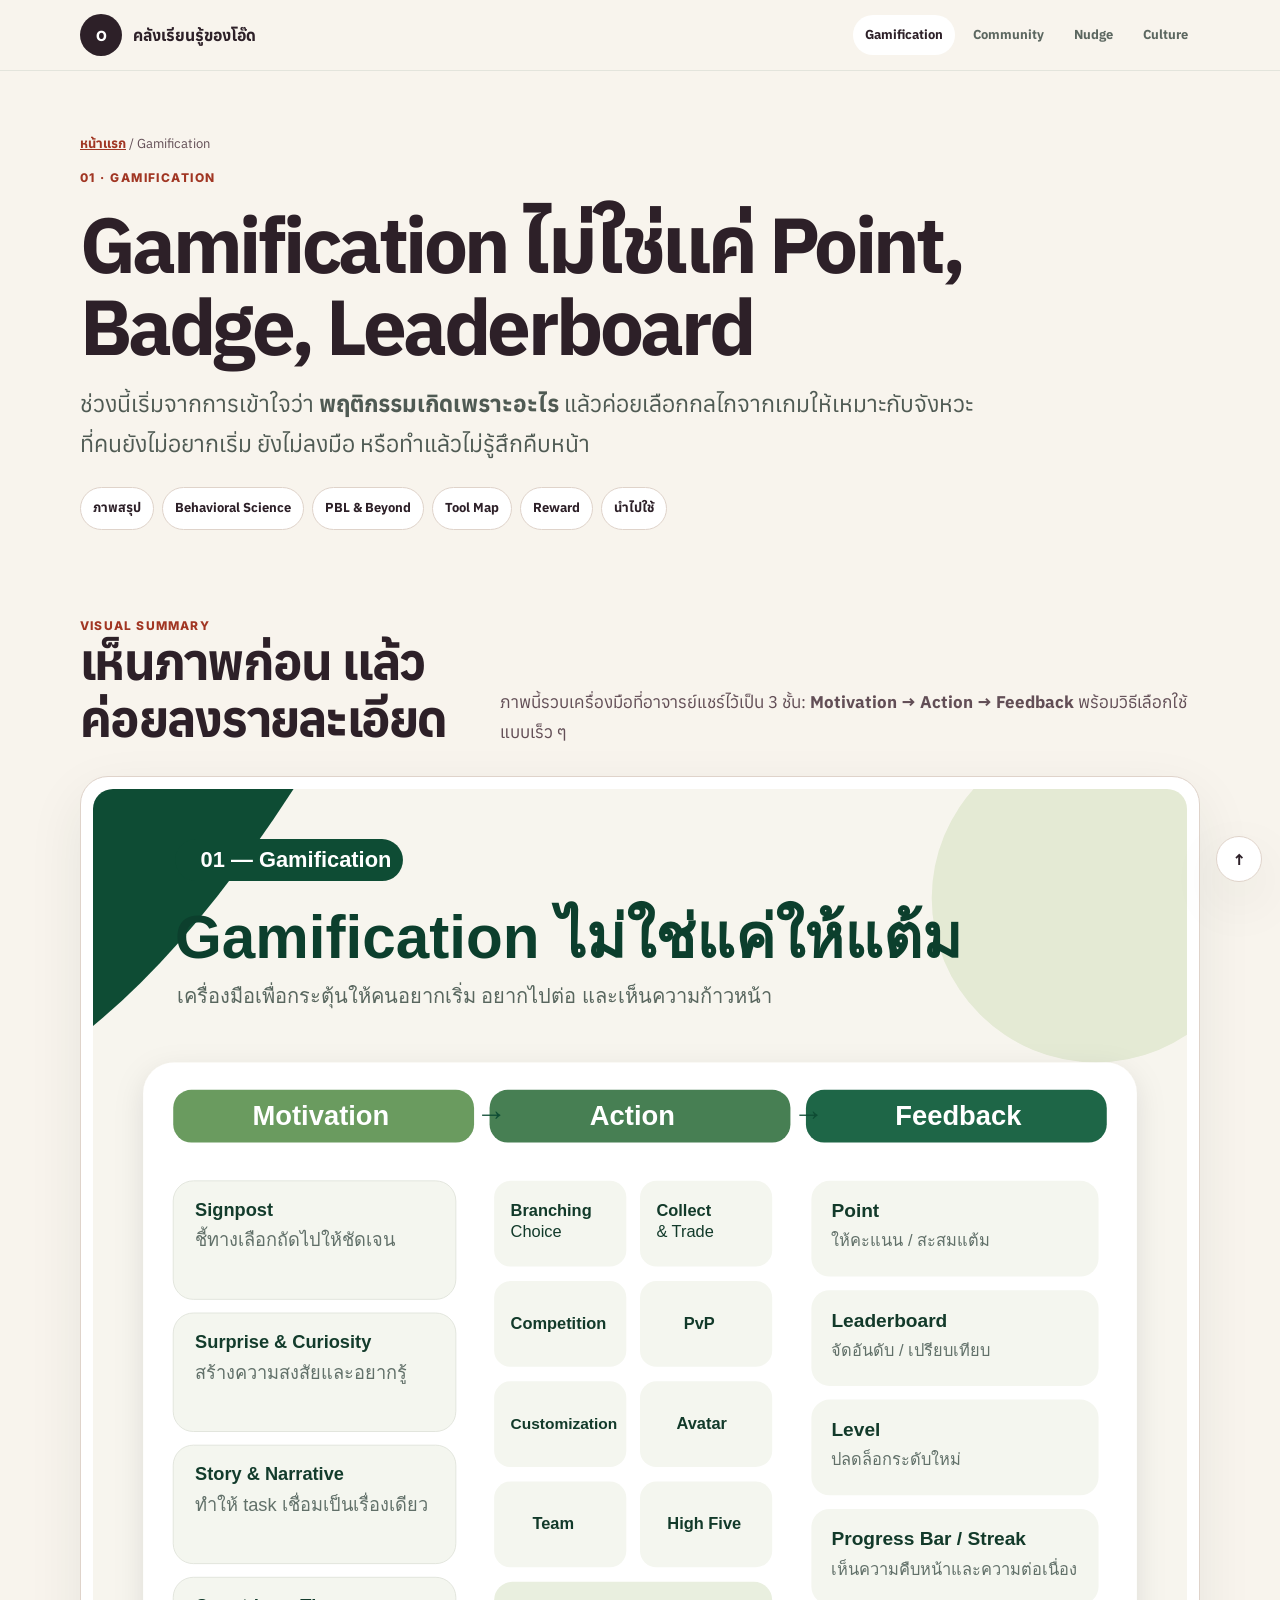
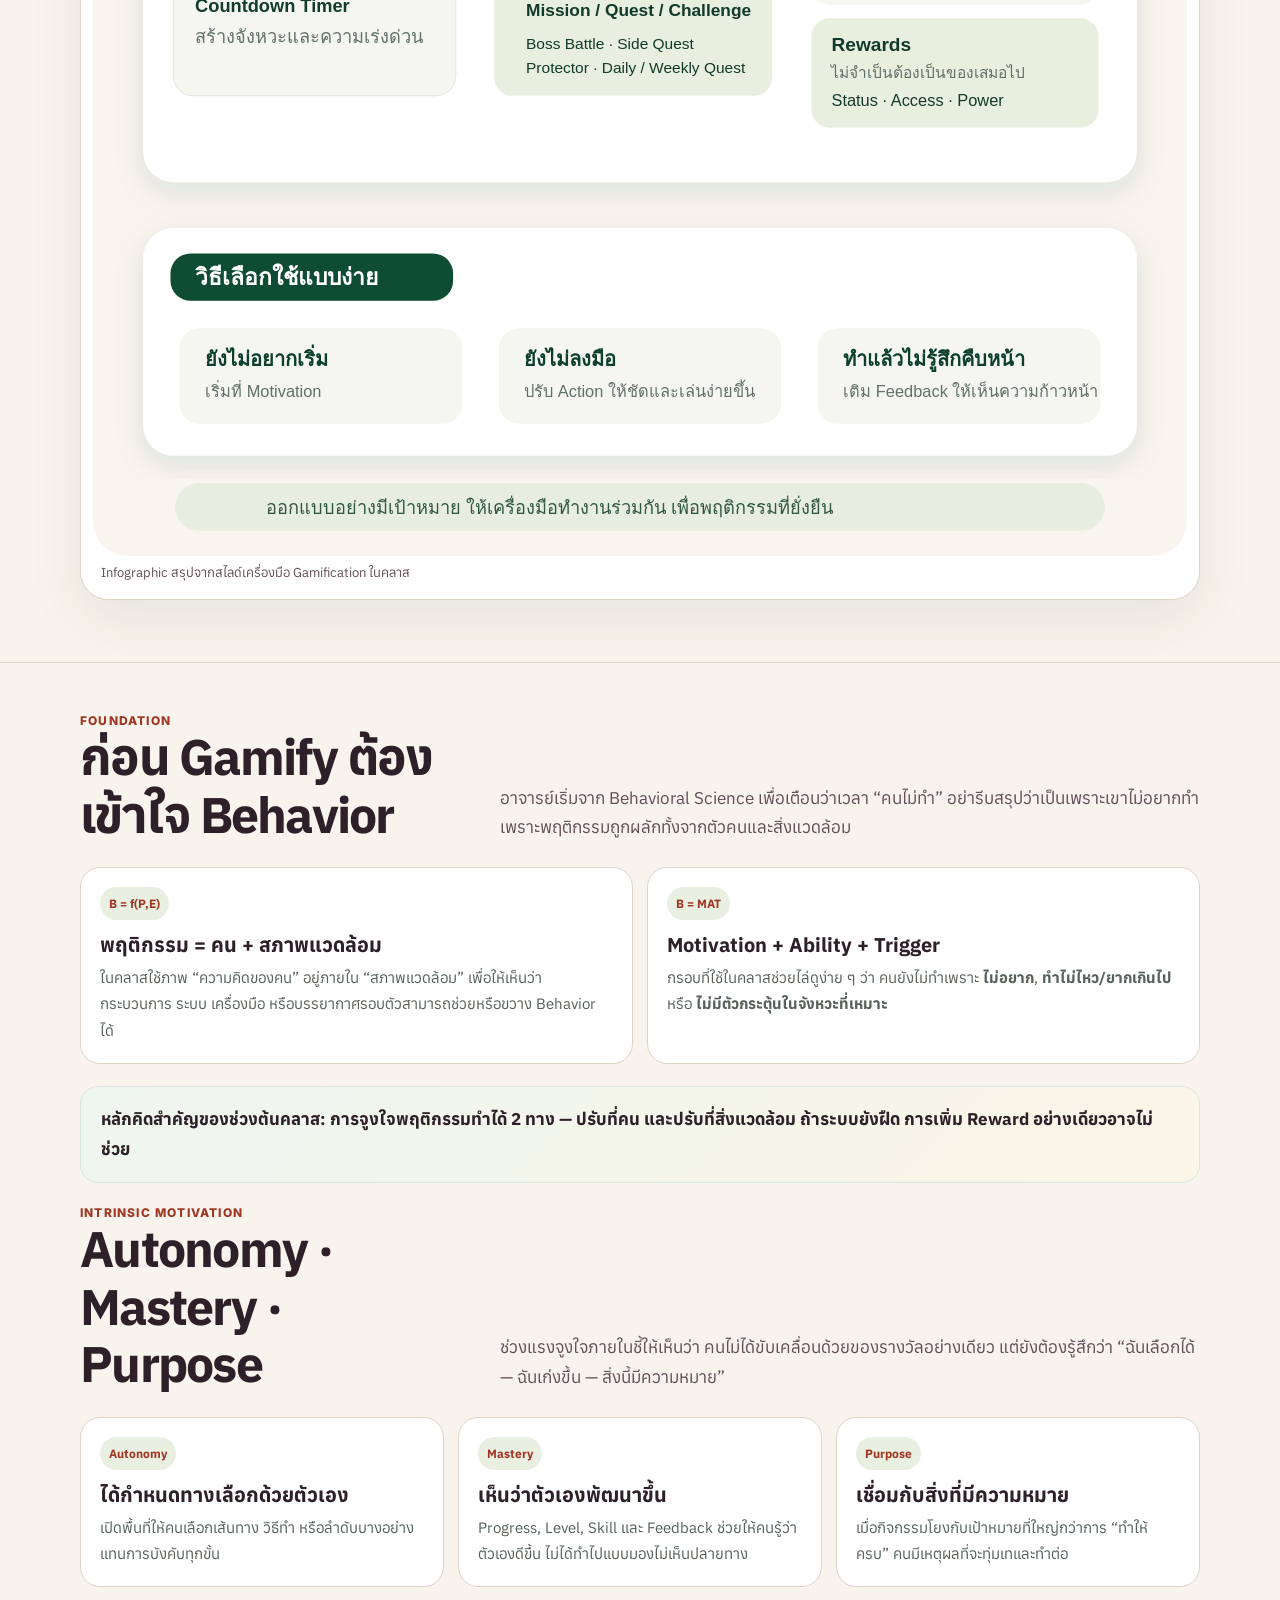
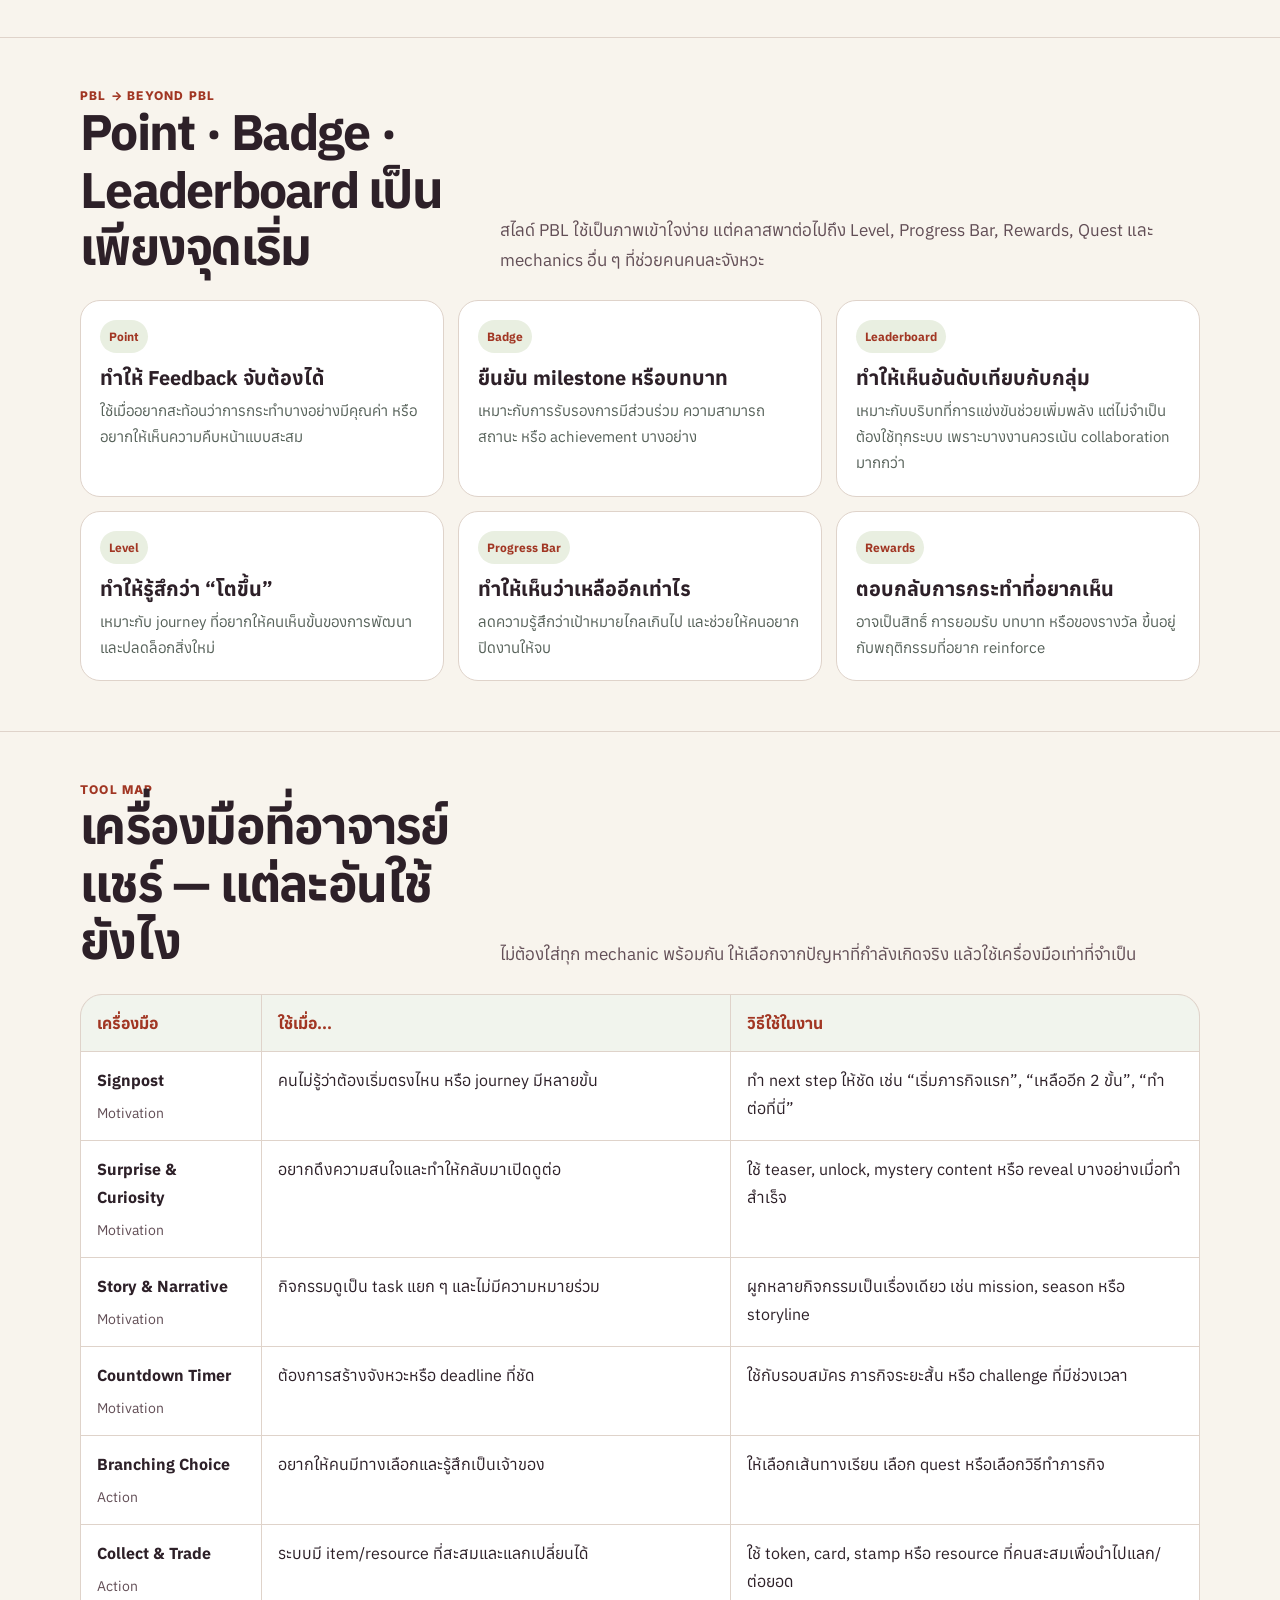
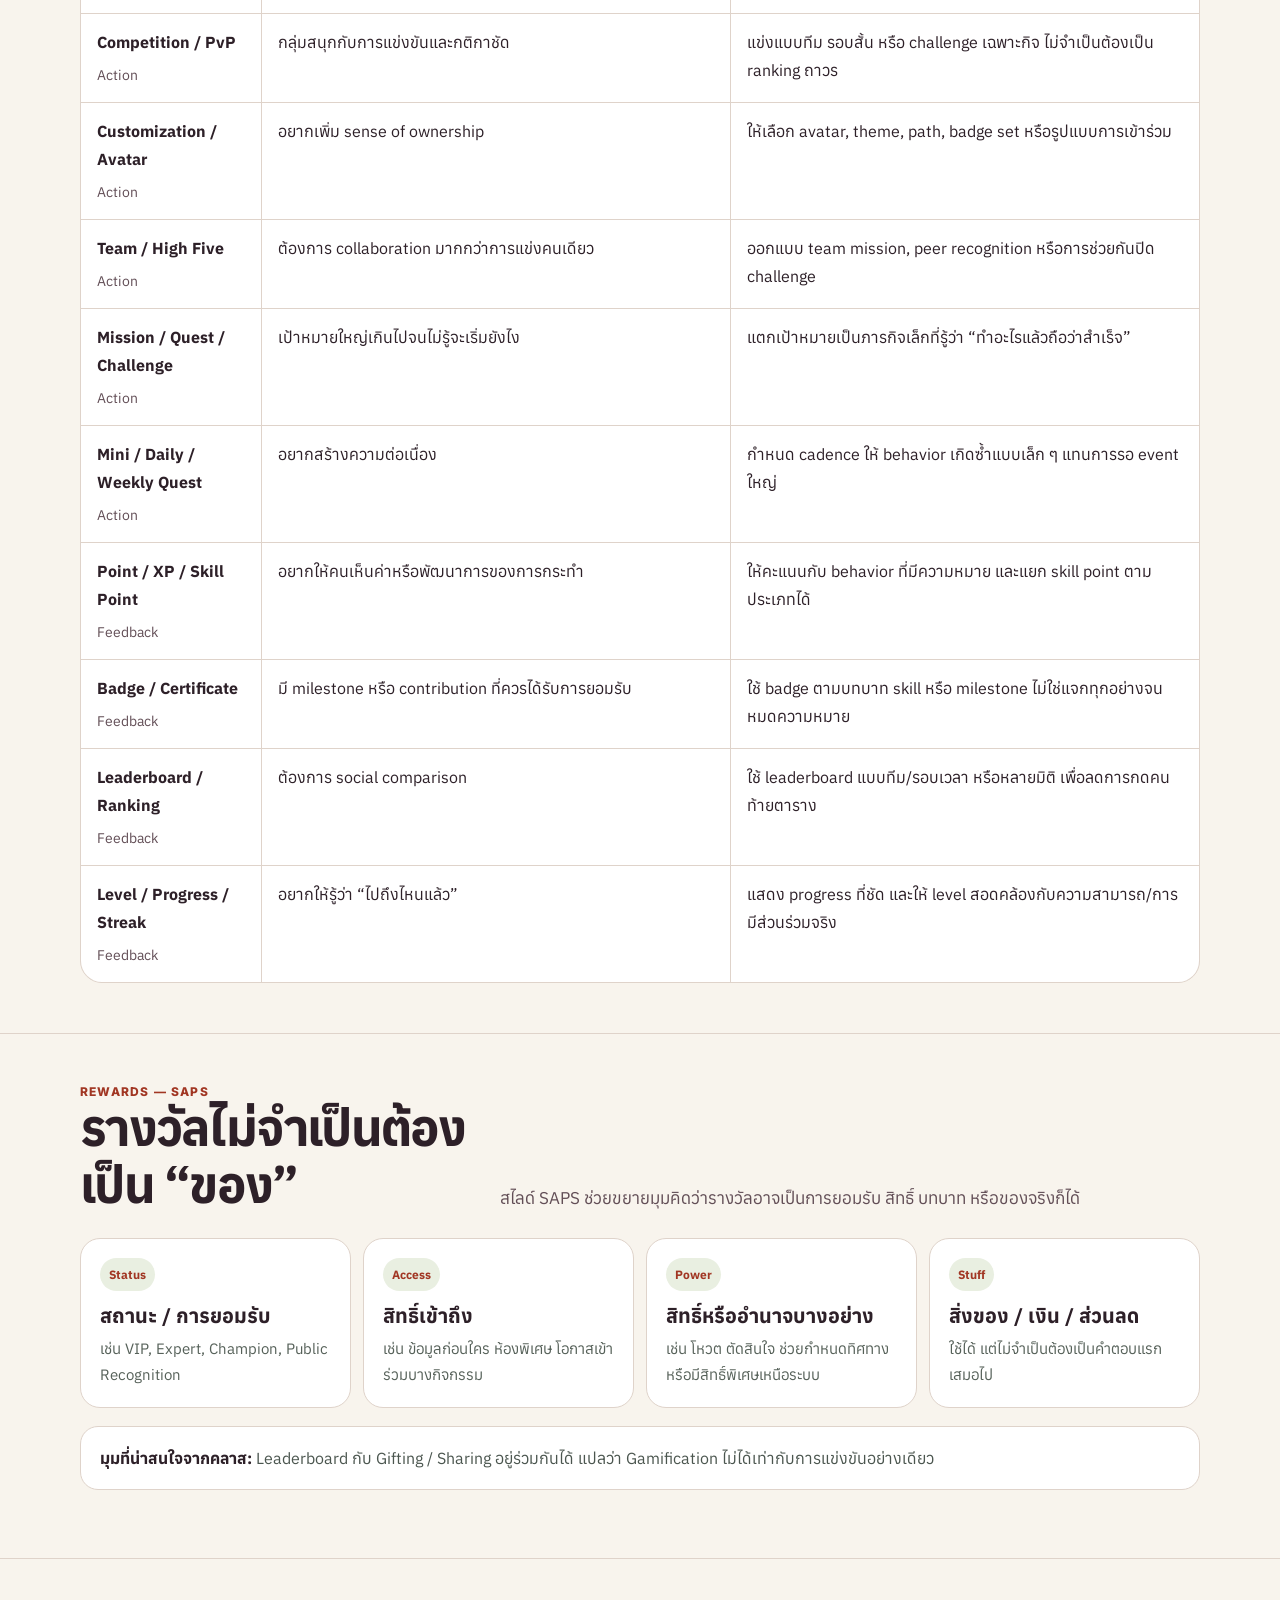
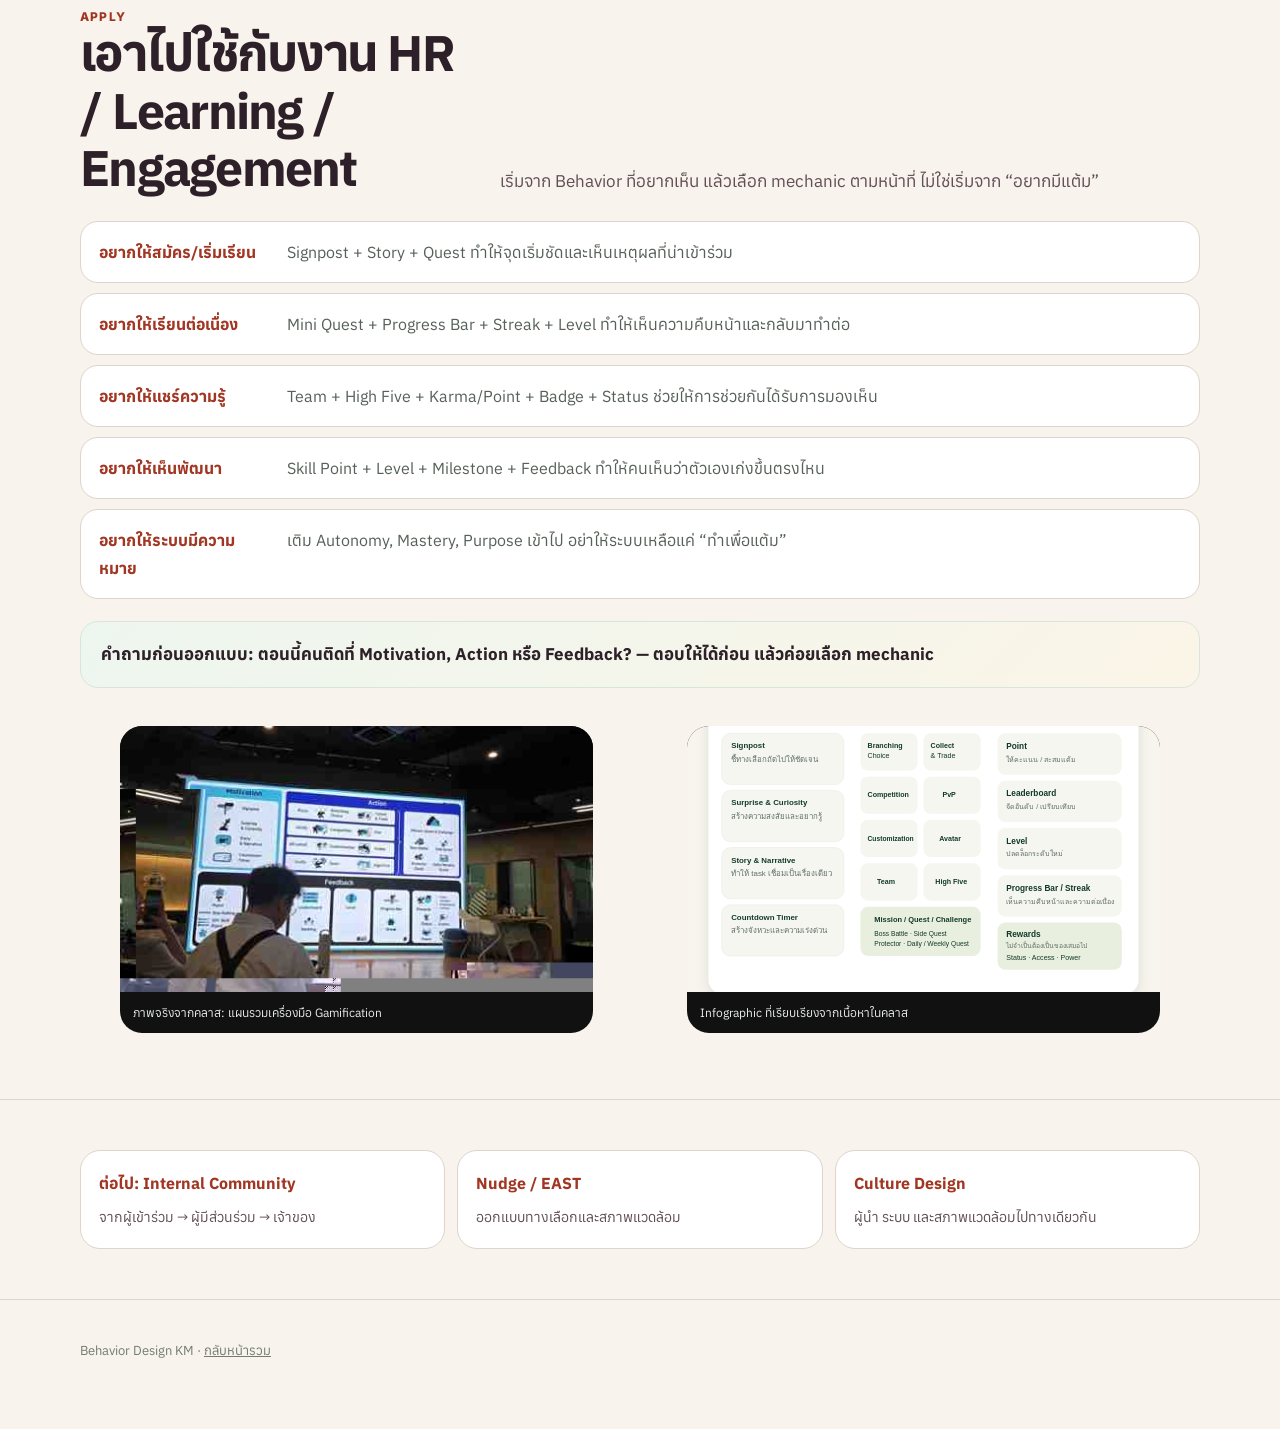
<file: gamification.html>
<!doctype html><html lang="th"><head><meta charset="utf-8"><meta name="viewport" content="width=device-width,initial-scale=1"><meta name="theme-color" content="#f7f5ef"><title>Gamification — Behavior Design KM</title><meta name="description" content="สรุปคลาส Gamification: Behavioral Science, B=MAT, Autonomy Mastery Purpose, PBL, Beyond PBL, Motivation Action Feedback, Quest, SAPS และวิธีนำไปใช้"><link rel="stylesheet" href="style-v2.css?v=20260823-7"><link rel="stylesheet" href="blog.css"></head><body id="top" class="blog-archive"><header class="top"><div class="wrap topin"><a class="brand" href="index.html"><span class="mark">O</span><span>คลังเรียนรู้ของโอ๊ด</span></a><nav class="nav"><a class="active" href="gamification.html">Gamification</a><a href="community.html">Community</a><a href="nudge.html">Nudge</a><a href="culture.html">Culture</a></nav></div></header><main><section class="pageHero"><div class="wrap"><div class="crumb"><a href="index.html">หน้าแรก</a> / Gamification</div><div class="eyebrow">01 · Gamification</div><h1>Gamification ไม่ใช่แค่ Point, Badge, Leaderboard</h1><p class="lead">ช่วงนี้เริ่มจากการเข้าใจว่า <b>พฤติกรรมเกิดเพราะอะไร</b> แล้วค่อยเลือกกลไกจากเกมให้เหมาะกับจังหวะที่คนยังไม่อยากเริ่ม ยังไม่ลงมือ หรือทำแล้วไม่รู้สึกคืบหน้า</p><div class="jump"><a href="#visual">ภาพสรุป</a><a href="#foundation">Behavioral Science</a><a href="#pbl">PBL & Beyond</a><a href="#tools">Tool Map</a><a href="#reward">Reward</a><a href="#apply">นำไปใช้</a></div></div></section><section class="section" id="visual"><div class="wrap"><div class="sectionHead"><div><div class="kicker">Visual Summary</div><h2>เห็นภาพก่อน แล้วค่อยลงรายละเอียด</h2></div><p class="intro">ภาพนี้รวบเครื่องมือที่อาจารย์แชร์ไว้เป็น 3 ชั้น: <b>Motivation → Action → Feedback</b> พร้อมวิธีเลือกใช้แบบเร็ว ๆ</p></div><div class="visualFrame"><img src="assets/gamification-map.svg?v=7" alt="Infographic เครื่องมือ Gamification"><div class="visualNote">Infographic สรุปจากสไลด์เครื่องมือ Gamification ในคลาส</div></div></div></section><section class="section" id="foundation"><div class="wrap"><div class="sectionHead"><div><div class="kicker">Foundation</div><h2>ก่อน Gamify ต้องเข้าใจ Behavior</h2></div><p class="intro">อาจารย์เริ่มจาก Behavioral Science เพื่อเตือนว่าเวลา “คนไม่ทำ” อย่ารีบสรุปว่าเป็นเพราะเขาไม่อยากทำ เพราะพฤติกรรมถูกผลักทั้งจากตัวคนและสิ่งแวดล้อม</p></div><div class="grid2"><article class="concept"><span class="tag">B = f(P,E)</span><h3>พฤติกรรม = คน + สภาพแวดล้อม</h3><p>ในคลาสใช้ภาพ “ความคิดของคน” อยู่ภายใน “สภาพแวดล้อม” เพื่อให้เห็นว่ากระบวนการ ระบบ เครื่องมือ หรือบรรยากาศรอบตัวสามารถช่วยหรือขวาง Behavior ได้</p></article><article class="concept"><span class="tag">B = MAT</span><h3>Motivation + Ability + Trigger</h3><p>กรอบที่ใช้ในคลาสช่วยไล่ดูง่าย ๆ ว่า คนยังไม่ทำเพราะ <b>ไม่อยาก</b>, <b>ทำไม่ไหว/ยากเกินไป</b> หรือ <b>ไม่มีตัวกระตุ้นในจังหวะที่เหมาะ</b></p></article></div><div class="callout">หลักคิดสำคัญของช่วงต้นคลาส: <b>การจูงใจพฤติกรรมทำได้ 2 ทาง — ปรับที่คน และปรับที่สิ่งแวดล้อม</b> ถ้าระบบยังฝืด การเพิ่ม Reward อย่างเดียวอาจไม่ช่วย</div><div class="sectionHead"><div><div class="kicker">Intrinsic Motivation</div><h2>Autonomy · Mastery · Purpose</h2></div><p class="intro">ช่วงแรงจูงใจภายในชี้ให้เห็นว่า คนไม่ได้ขับเคลื่อนด้วยของรางวัลอย่างเดียว แต่ยังต้องรู้สึกว่า “ฉันเลือกได้ — ฉันเก่งขึ้น — สิ่งนี้มีความหมาย”</p></div><div class="grid3"><article class="concept"><span class="tag">Autonomy</span><h3>ได้กำหนดทางเลือกด้วยตัวเอง</h3><p>เปิดพื้นที่ให้คนเลือกเส้นทาง วิธีทำ หรือลำดับบางอย่าง แทนการบังคับทุกขั้น</p></article><article class="concept"><span class="tag">Mastery</span><h3>เห็นว่าตัวเองพัฒนาขึ้น</h3><p>Progress, Level, Skill และ Feedback ช่วยให้คนรู้ว่าตัวเองดีขึ้น ไม่ได้ทำไปแบบมองไม่เห็นปลายทาง</p></article><article class="concept"><span class="tag">Purpose</span><h3>เชื่อมกับสิ่งที่มีความหมาย</h3><p>เมื่อกิจกรรมโยงกับเป้าหมายที่ใหญ่กว่าการ “ทำให้ครบ” คนมีเหตุผลที่จะทุ่มเทและทำต่อ</p></article></div></div></section><section class="section" id="pbl"><div class="wrap"><div class="sectionHead"><div><div class="kicker">PBL → Beyond PBL</div><h2>Point · Badge · Leaderboard เป็นเพียงจุดเริ่ม</h2></div><p class="intro">สไลด์ PBL ใช้เป็นภาพเข้าใจง่าย แต่คลาสพาต่อไปถึง Level, Progress Bar, Rewards, Quest และ mechanics อื่น ๆ ที่ช่วยคนคนละจังหวะ</p></div><div class="grid3"><article class="concept"><span class="tag">Point</span><h3>ทำให้ Feedback จับต้องได้</h3><p>ใช้เมื่ออยากสะท้อนว่าการกระทำบางอย่างมีคุณค่า หรืออยากให้เห็นความคืบหน้าแบบสะสม</p></article><article class="concept"><span class="tag">Badge</span><h3>ยืนยัน milestone หรือบทบาท</h3><p>เหมาะกับการรับรองการมีส่วนร่วม ความสามารถ สถานะ หรือ achievement บางอย่าง</p></article><article class="concept"><span class="tag">Leaderboard</span><h3>ทำให้เห็นอันดับเทียบกับกลุ่ม</h3><p>เหมาะกับบริบทที่การแข่งขันช่วยเพิ่มพลัง แต่ไม่จำเป็นต้องใช้ทุกระบบ เพราะบางงานควรเน้น collaboration มากกว่า</p></article></div><div class="grid3" style="margin-top:14px"><article class="concept"><span class="tag">Level</span><h3>ทำให้รู้สึกว่า “โตขึ้น”</h3><p>เหมาะกับ journey ที่อยากให้คนเห็นขั้นของการพัฒนาและปลดล็อกสิ่งใหม่</p></article><article class="concept"><span class="tag">Progress Bar</span><h3>ทำให้เห็นว่าเหลืออีกเท่าไร</h3><p>ลดความรู้สึกว่าเป้าหมายไกลเกินไป และช่วยให้คนอยากปิดงานให้จบ</p></article><article class="concept"><span class="tag">Rewards</span><h3>ตอบกลับการกระทำที่อยากเห็น</h3><p>อาจเป็นสิทธิ์ การยอมรับ บทบาท หรือของรางวัล ขึ้นอยู่กับพฤติกรรมที่อยาก reinforce</p></article></div></div></section><section class="section" id="tools"><div class="wrap"><div class="sectionHead"><div><div class="kicker">Tool Map</div><h2>เครื่องมือที่อาจารย์แชร์ — แต่ละอันใช้ยังไง</h2></div><p class="intro">ไม่ต้องใส่ทุก mechanic พร้อมกัน ให้เลือกจากปัญหาที่กำลังเกิดจริง แล้วใช้เครื่องมือเท่าที่จำเป็น</p></div><div class="toolTable"><div class="head">เครื่องมือ</div><div class="head">ใช้เมื่อ...</div><div class="head">วิธีใช้ในงาน</div><div><b>Signpost</b><span>Motivation</span></div><div>คนไม่รู้ว่าต้องเริ่มตรงไหน หรือ journey มีหลายขั้น</div><div>ทำ next step ให้ชัด เช่น “เริ่มภารกิจแรก”, “เหลืออีก 2 ขั้น”, “ทำต่อที่นี่”</div><div><b>Surprise & Curiosity</b><span>Motivation</span></div><div>อยากดึงความสนใจและทำให้กลับมาเปิดดูต่อ</div><div>ใช้ teaser, unlock, mystery content หรือ reveal บางอย่างเมื่อทำสำเร็จ</div><div><b>Story & Narrative</b><span>Motivation</span></div><div>กิจกรรมดูเป็น task แยก ๆ และไม่มีความหมายร่วม</div><div>ผูกหลายกิจกรรมเป็นเรื่องเดียว เช่น mission, season หรือ storyline</div><div><b>Countdown Timer</b><span>Motivation</span></div><div>ต้องการสร้างจังหวะหรือ deadline ที่ชัด</div><div>ใช้กับรอบสมัคร ภารกิจระยะสั้น หรือ challenge ที่มีช่วงเวลา</div><div><b>Branching Choice</b><span>Action</span></div><div>อยากให้คนมีทางเลือกและรู้สึกเป็นเจ้าของ</div><div>ให้เลือกเส้นทางเรียน เลือก quest หรือเลือกวิธีทำภารกิจ</div><div><b>Collect & Trade</b><span>Action</span></div><div>ระบบมี item/resource ที่สะสมและแลกเปลี่ยนได้</div><div>ใช้ token, card, stamp หรือ resource ที่คนสะสมเพื่อนำไปแลก/ต่อยอด</div><div><b>Competition / PvP</b><span>Action</span></div><div>กลุ่มสนุกกับการแข่งขันและกติกาชัด</div><div>แข่งแบบทีม รอบสั้น หรือ challenge เฉพาะกิจ ไม่จำเป็นต้องเป็น ranking ถาวร</div><div><b>Customization / Avatar</b><span>Action</span></div><div>อยากเพิ่ม sense of ownership</div><div>ให้เลือก avatar, theme, path, badge set หรือรูปแบบการเข้าร่วม</div><div><b>Team / High Five</b><span>Action</span></div><div>ต้องการ collaboration มากกว่าการแข่งคนเดียว</div><div>ออกแบบ team mission, peer recognition หรือการช่วยกันปิด challenge</div><div><b>Mission / Quest / Challenge</b><span>Action</span></div><div>เป้าหมายใหญ่เกินไปจนไม่รู้จะเริ่มยังไง</div><div>แตกเป้าหมายเป็นภารกิจเล็กที่รู้ว่า “ทำอะไรแล้วถือว่าสำเร็จ”</div><div><b>Mini / Daily / Weekly Quest</b><span>Action</span></div><div>อยากสร้างความต่อเนื่อง</div><div>กำหนด cadence ให้ behavior เกิดซ้ำแบบเล็ก ๆ แทนการรอ event ใหญ่</div><div><b>Point / XP / Skill Point</b><span>Feedback</span></div><div>อยากให้คนเห็นค่าหรือพัฒนาการของการกระทำ</div><div>ให้คะแนนกับ behavior ที่มีความหมาย และแยก skill point ตามประเภทได้</div><div><b>Badge / Certificate</b><span>Feedback</span></div><div>มี milestone หรือ contribution ที่ควรได้รับการยอมรับ</div><div>ใช้ badge ตามบทบาท skill หรือ milestone ไม่ใช่แจกทุกอย่างจนหมดความหมาย</div><div><b>Leaderboard / Ranking</b><span>Feedback</span></div><div>ต้องการ social comparison</div><div>ใช้ leaderboard แบบทีม/รอบเวลา หรือหลายมิติ เพื่อลดการกดคนท้ายตาราง</div><div><b>Level / Progress / Streak</b><span>Feedback</span></div><div>อยากให้รู้ว่า “ไปถึงไหนแล้ว”</div><div>แสดง progress ที่ชัด และให้ level สอดคล้องกับความสามารถ/การมีส่วนร่วมจริง</div></div></div></section><section class="section" id="reward"><div class="wrap"><div class="sectionHead"><div><div class="kicker">Rewards — SAPS</div><h2>รางวัลไม่จำเป็นต้องเป็น “ของ”</h2></div><p class="intro">สไลด์ SAPS ช่วยขยายมุมคิดว่ารางวัลอาจเป็นการยอมรับ สิทธิ์ บทบาท หรือของจริงก็ได้</p></div><div class="grid4"><article class="concept"><span class="tag">Status</span><h3>สถานะ / การยอมรับ</h3><p>เช่น VIP, Expert, Champion, Public Recognition</p></article><article class="concept"><span class="tag">Access</span><h3>สิทธิ์เข้าถึง</h3><p>เช่น ข้อมูลก่อนใคร ห้องพิเศษ โอกาสเข้าร่วมบางกิจกรรม</p></article><article class="concept"><span class="tag">Power</span><h3>สิทธิ์หรืออำนาจบางอย่าง</h3><p>เช่น โหวต ตัดสินใจ ช่วยกำหนดทิศทาง หรือมีสิทธิ์พิเศษเหนือระบบ</p></article><article class="concept"><span class="tag">Stuff</span><h3>สิ่งของ / เงิน / ส่วนลด</h3><p>ใช้ได้ แต่ไม่จำเป็นต้องเป็นคำตอบแรกเสมอไป</p></article></div><div class="note"><b>มุมที่น่าสนใจจากคลาส:</b> Leaderboard กับ Gifting / Sharing อยู่ร่วมกันได้ แปลว่า Gamification ไม่ได้เท่ากับการแข่งขันอย่างเดียว</div></div></section><section class="section" id="apply"><div class="wrap"><div class="sectionHead"><div><div class="kicker">Apply</div><h2>เอาไปใช้กับงาน HR / Learning / Engagement</h2></div><p class="intro">เริ่มจาก Behavior ที่อยากเห็น แล้วเลือก mechanic ตามหน้าที่ ไม่ใช่เริ่มจาก “อยากมีแต้ม”</p></div><div class="list"><div class="row"><b>อยากให้สมัคร/เริ่มเรียน</b><p>Signpost + Story + Quest ทำให้จุดเริ่มชัดและเห็นเหตุผลที่น่าเข้าร่วม</p></div><div class="row"><b>อยากให้เรียนต่อเนื่อง</b><p>Mini Quest + Progress Bar + Streak + Level ทำให้เห็นความคืบหน้าและกลับมาทำต่อ</p></div><div class="row"><b>อยากให้แชร์ความรู้</b><p>Team + High Five + Karma/Point + Badge + Status ช่วยให้การช่วยกันได้รับการมองเห็น</p></div><div class="row"><b>อยากให้เห็นพัฒนา</b><p>Skill Point + Level + Milestone + Feedback ทำให้คนเห็นว่าตัวเองเก่งขึ้นตรงไหน</p></div><div class="row"><b>อยากให้ระบบมีความหมาย</b><p>เติม Autonomy, Mastery, Purpose เข้าไป อย่าให้ระบบเหลือแค่ “ทำเพื่อแต้ม”</p></div></div><div class="callout">คำถามก่อนออกแบบ: <b>ตอนนี้คนติดที่ Motivation, Action หรือ Feedback?</b> — ตอบให้ได้ก่อน แล้วค่อยเลือก mechanic</div><div class="photoStrip"><figure class="photoCard"><img src="gamification.jpg?v=7" alt="ภาพจริงจากคลาส Gamification"><figcaption>ภาพจริงจากคลาส: แผนรวมเครื่องมือ Gamification</figcaption></figure><figure class="photoCard"><img src="assets/gamification-map.svg?v=7" alt="Infographic Gamification"><figcaption>Infographic ที่เรียบเรียงจากเนื้อหาในคลาส</figcaption></figure></div></div></section><section class="section"><div class="wrap"><div class="nextGrid"><a class="next" href="community.html"><b>ต่อไป: Internal Community</b><span>จากผู้เข้าร่วม → ผู้มีส่วนร่วม → เจ้าของ</span></a><a class="next" href="nudge.html"><b>Nudge / EAST</b><span>ออกแบบทางเลือกและสภาพแวดล้อม</span></a><a class="next" href="culture.html"><b>Culture Design</b><span>ผู้นำ ระบบ และสภาพแวดล้อมไปทางเดียวกัน</span></a></div></div></section></main><footer class="footer"><div class="wrap">Behavior Design KM · <a href="index.html">กลับหน้ารวม</a></div></footer><a class="backtop" href="#top">↑</a><nav class="mobileDock"><a class="active" href="gamification.html">Game</a><a href="community.html">Community</a><a href="nudge.html">Nudge</a><a href="culture.html">Culture</a></nav></body></html>
</file>
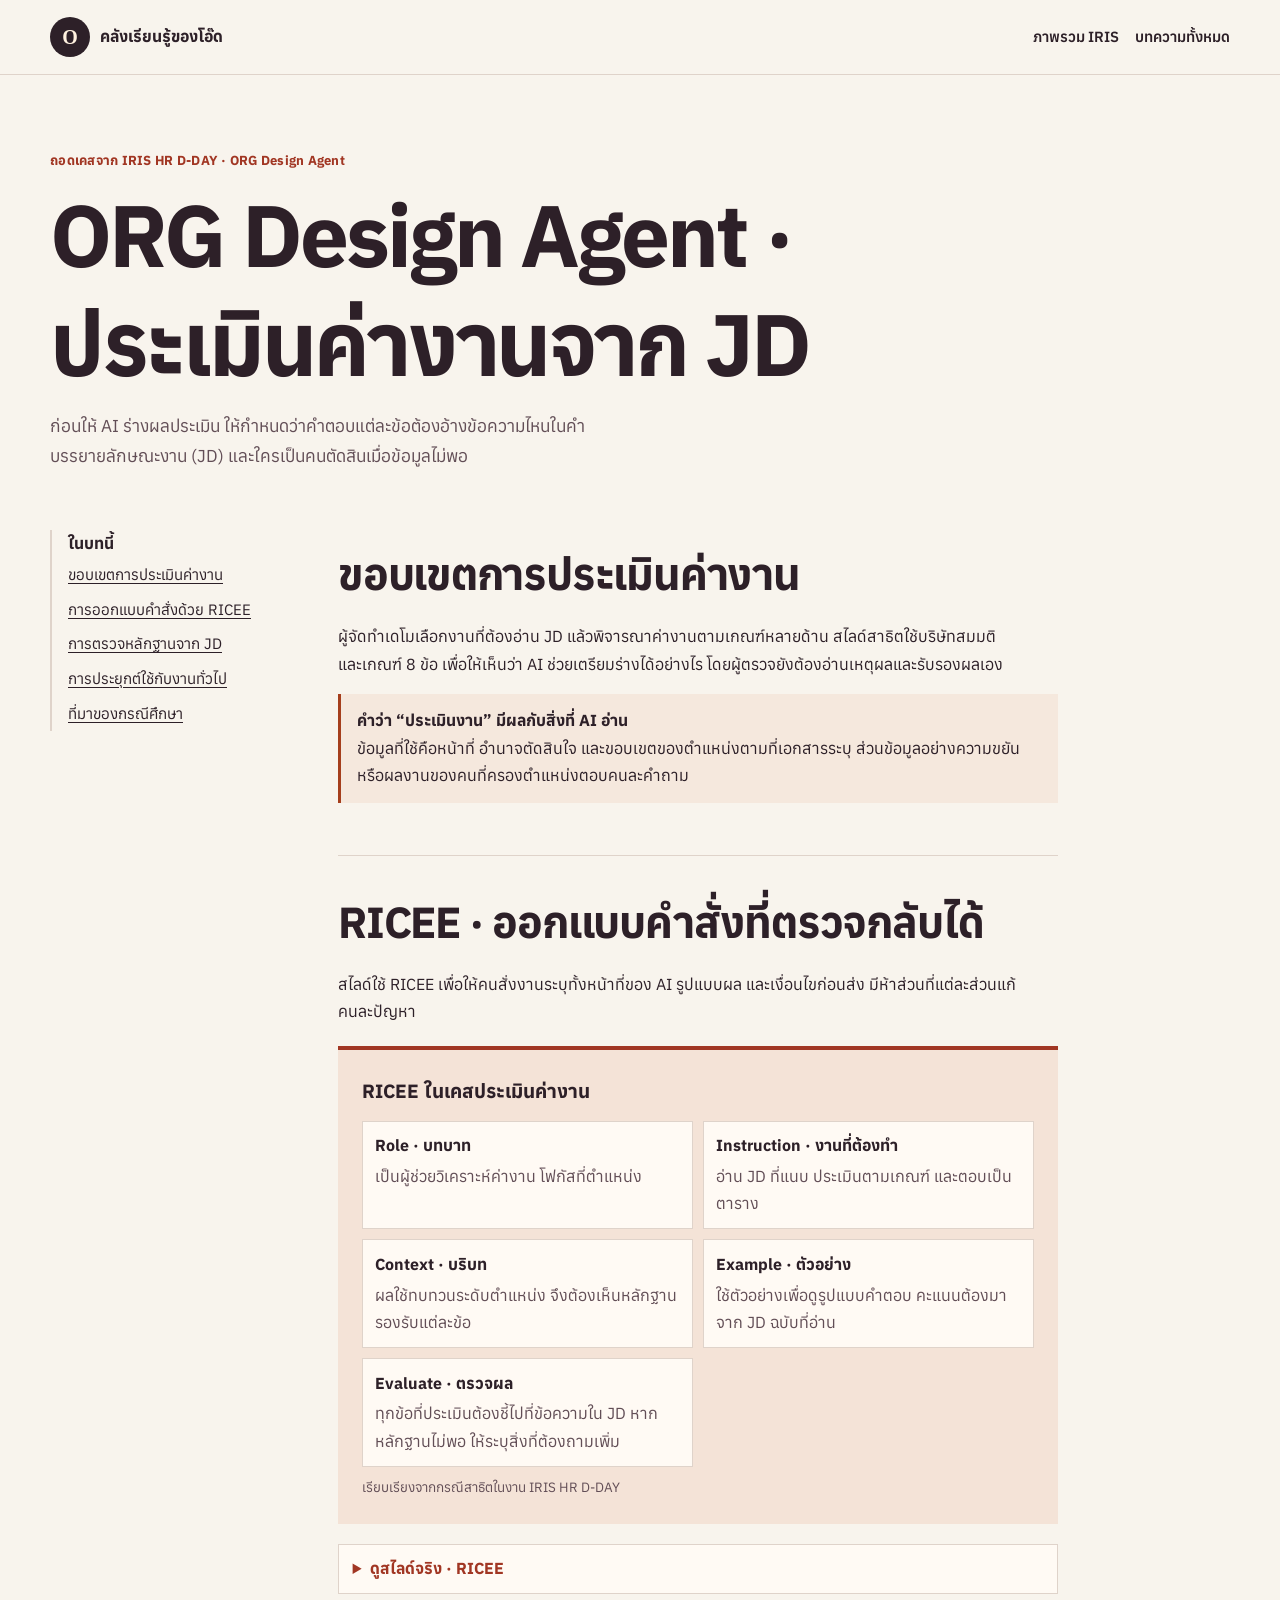
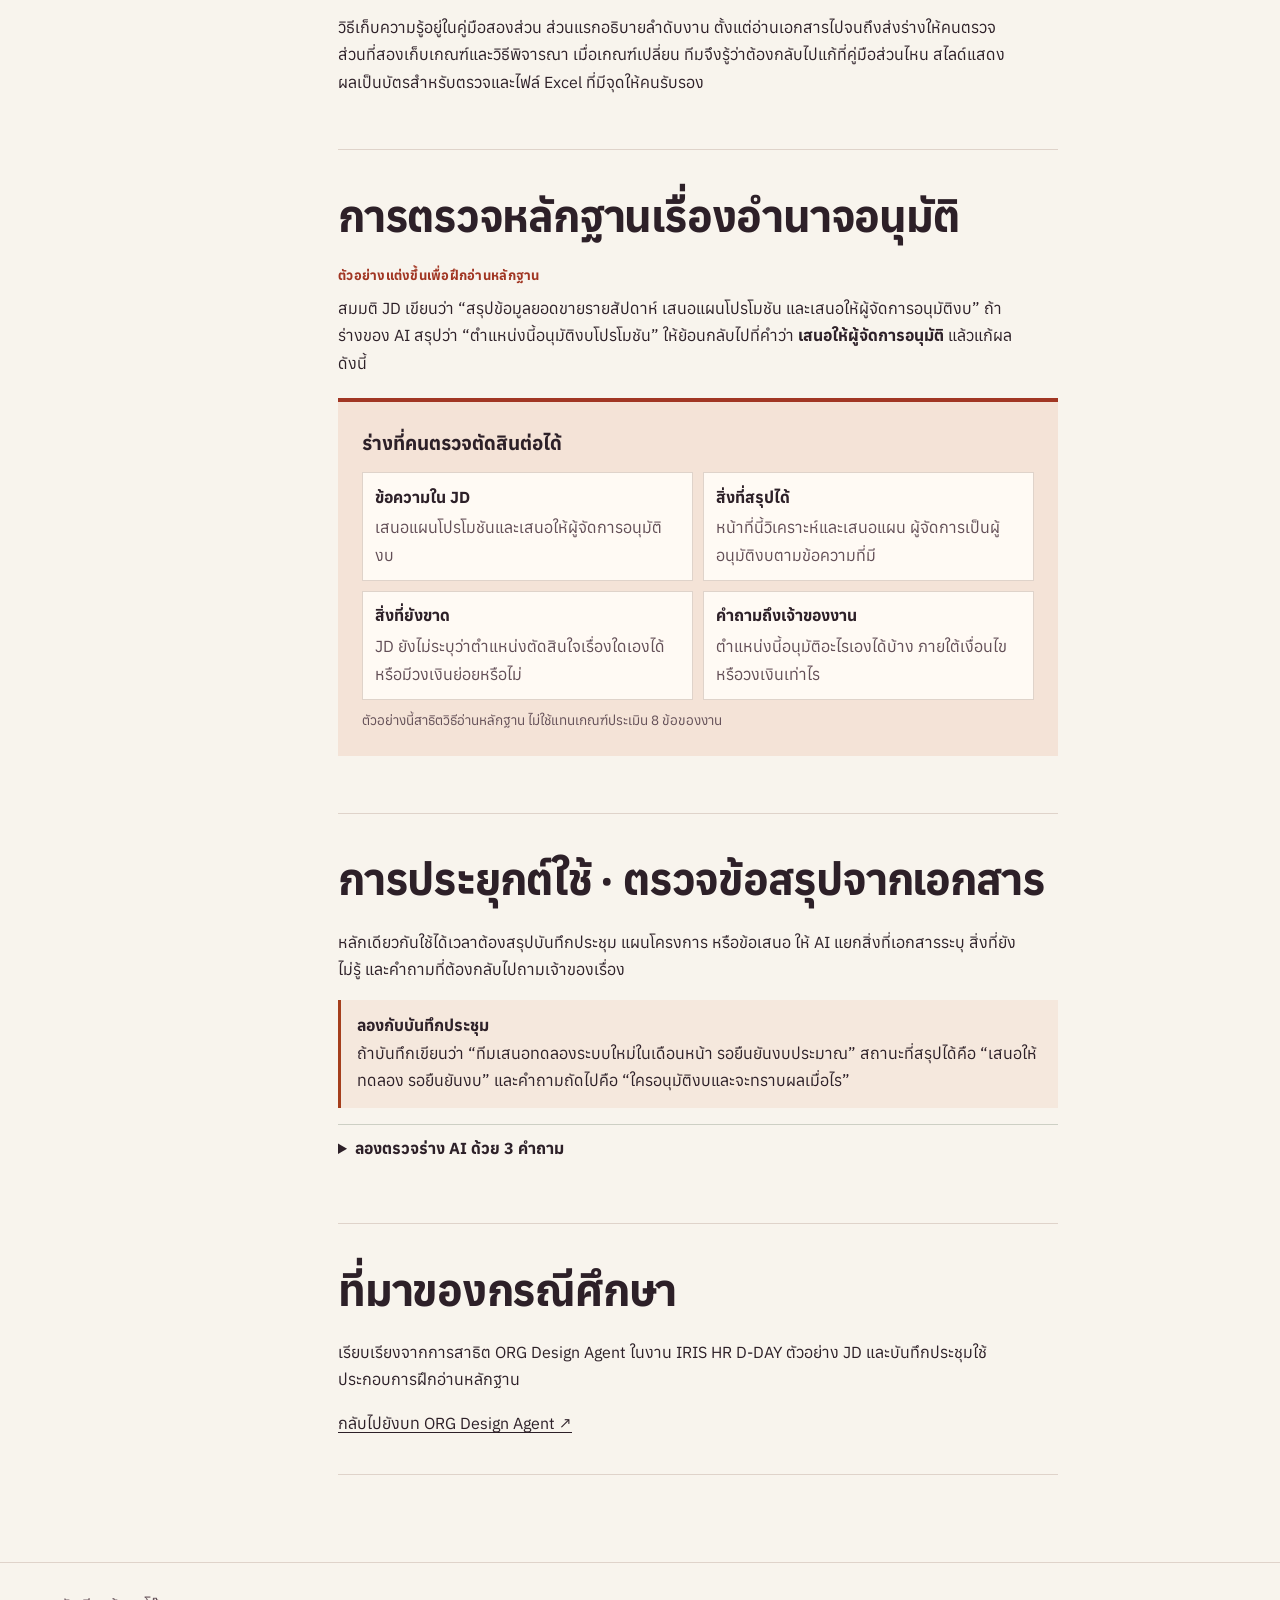
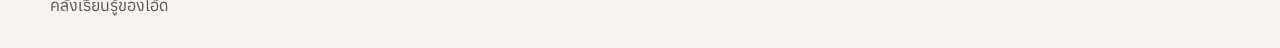
<file: iris-jd-agent.html>
<!doctype html>
<html lang="th"><head><meta charset="utf-8"><meta name="viewport" content="width=device-width,initial-scale=1">
<title>ORG Design Agent · ประเมินค่างานจาก JD · ถอดบทเรียน IRIS HR D-DAY</title>
<meta name="description" content="แกะตัวอย่าง ORG Design Agent จากงาน IRIS ตั้งแต่คำสั่ง หลักฐานใน JD จนถึงจุดที่คนต้องตัดสิน">
<link rel="stylesheet" href="km.css"><link rel="stylesheet" href="blog.css?v=20261124-originals"></head>
<body class="blog-story">
<a class="skip" href="#main">ข้ามไปเนื้อหา</a>
<header class="blog-header"><div class="blog-wrap"><a class="blog-brand" href="index.html"><span class="blog-mark" aria-hidden="true">O</span>คลังเรียนรู้ของโอ๊ด</a><nav aria-label="เมนูหลัก"><a href="iris.html">ภาพรวม IRIS</a><a href="index.html#library">บทความทั้งหมด</a></nav></div></header>
<main class="blog-wrap" id="main">
<section class="blog-intro"><p class="blog-label">ถอดเคสจาก IRIS HR D-DAY · ORG Design Agent</p>
<h1>ORG Design Agent · ประเมินค่างานจาก JD</h1><p>ก่อนให้ AI ร่างผลประเมิน ให้กำหนดว่าคำตอบแต่ละข้อต้องอ้างข้อความไหนในคำบรรยายลักษณะงาน (JD) และใครเป็นคนตัดสินเมื่อข้อมูลไม่พอ</p></section>
<div class="reading"><aside class="toc"><nav aria-label="สารบัญ"><strong>ในบทนี้</strong><a href="#demo">ขอบเขตการประเมินค่างาน</a><a href="#rules">การออกแบบคำสั่งด้วย RICEE</a><a href="#example">การตรวจหลักฐานจาก JD</a><a href="#apply">การประยุกต์ใช้กับงานทั่วไป</a><a href="#evidence">ที่มาของกรณีศึกษา</a></nav></aside>
<article>
<section class="chapter" id="demo"><h2>ขอบเขตการประเมินค่างาน</h2>
<p>ผู้จัดทำเดโมเลือกงานที่ต้องอ่าน JD แล้วพิจารณาค่างานตามเกณฑ์หลายด้าน สไลด์สาธิตใช้บริษัทสมมติและเกณฑ์ 8 ข้อ เพื่อให้เห็นว่า AI ช่วยเตรียมร่างได้อย่างไร โดยผู้ตรวจยังต้องอ่านเหตุผลและรับรองผลเอง</p>
<div class="case"><strong>คำว่า “ประเมินงาน” มีผลกับสิ่งที่ AI อ่าน</strong><p>ข้อมูลที่ใช้คือหน้าที่ อำนาจตัดสินใจ และขอบเขตของตำแหน่งตามที่เอกสารระบุ ส่วนข้อมูลอย่างความขยันหรือผลงานของคนที่ครองตำแหน่งตอบคนละคำถาม</p></div></section>
<section class="chapter" id="rules"><h2>RICEE · ออกแบบคำสั่งที่ตรวจกลับได้</h2>
<p>สไลด์ใช้ RICEE เพื่อให้คนสั่งงานระบุทั้งหน้าที่ของ AI รูปแบบผล และเงื่อนไขก่อนส่ง มีห้าส่วนที่แต่ละส่วนแก้คนละปัญหา</p>
<figure class="explain-figure"><figcaption>RICEE ในเคสประเมินค่างาน</figcaption><ol>
<li><strong>Role · บทบาท</strong><span>เป็นผู้ช่วยวิเคราะห์ค่างาน โฟกัสที่ตำแหน่ง</span></li>
<li><strong>Instruction · งานที่ต้องทำ</strong><span>อ่าน JD ที่แนบ ประเมินตามเกณฑ์ และตอบเป็นตาราง</span></li>
<li><strong>Context · บริบท</strong><span>ผลใช้ทบทวนระดับตำแหน่ง จึงต้องเห็นหลักฐานรองรับแต่ละข้อ</span></li>
<li><strong>Example · ตัวอย่าง</strong><span>ใช้ตัวอย่างเพื่อดูรูปแบบคำตอบ คะแนนต้องมาจาก JD ฉบับที่อ่าน</span></li>
<li><strong>Evaluate · ตรวจผล</strong><span>ทุกข้อที่ประเมินต้องชี้ไปที่ข้อความใน JD หากหลักฐานไม่พอ ให้ระบุสิ่งที่ต้องถามเพิ่ม</span></li>
</ol><p>เรียบเรียงจากกรณีสาธิตในงาน IRIS HR D-DAY</p></figure><details class="iris-original"><summary>ดูสไลด์จริง · RICEE</summary><figure><a href="assets/iris/ricee-model.jpg" target="_blank" rel="noopener" aria-label="เปิดภาพสไลด์ RICEE ขนาดเต็ม"><img src="assets/iris/ricee-model.jpg" width="1800" height="1032" loading="lazy" decoding="async" alt="สไลด์เปรียบเทียบคำสั่งกว้างกับคำสั่งที่ครบห้าส่วนของ RICEE"></a><figcaption>สไลด์เปรียบเทียบคำสั่งกว้างกับคำสั่งที่ครบห้าส่วนของ RICEE · ภาพจากงาน IRIS HR D-DAY · กดที่ภาพเพื่อขยาย</figcaption></figure></details>
<p>วิธีเก็บความรู้อยู่ในคู่มือสองส่วน ส่วนแรกอธิบายลำดับงาน ตั้งแต่อ่านเอกสารไปจนถึงส่งร่างให้คนตรวจ ส่วนที่สองเก็บเกณฑ์และวิธีพิจารณา เมื่อเกณฑ์เปลี่ยน ทีมจึงรู้ว่าต้องกลับไปแก้ที่คู่มือส่วนไหน สไลด์แสดงผลเป็นบัตรสำหรับตรวจและไฟล์ Excel ที่มีจุดให้คนรับรอง</p>
</section>
<section class="chapter" id="example"><h2>การตรวจหลักฐานเรื่องอำนาจอนุมัติ</h2>
<p class="blog-label">ตัวอย่างแต่งขึ้นเพื่อฝึกอ่านหลักฐาน</p>
<p>สมมติ JD เขียนว่า “สรุปข้อมูลยอดขายรายสัปดาห์ เสนอแผนโปรโมชัน และเสนอให้ผู้จัดการอนุมัติงบ” ถ้าร่างของ AI สรุปว่า “ตำแหน่งนี้อนุมัติงบโปรโมชัน” ให้ย้อนกลับไปที่คำว่า <strong>เสนอให้ผู้จัดการอนุมัติ</strong> แล้วแก้ผลดังนี้</p>
<figure class="explain-figure"><figcaption>ร่างที่คนตรวจตัดสินต่อได้</figcaption><ol>
<li><strong>ข้อความใน JD</strong><span>เสนอแผนโปรโมชันและเสนอให้ผู้จัดการอนุมัติงบ</span></li>
<li><strong>สิ่งที่สรุปได้</strong><span>หน้าที่นี้วิเคราะห์และเสนอแผน ผู้จัดการเป็นผู้อนุมัติงบตามข้อความที่มี</span></li>
<li><strong>สิ่งที่ยังขาด</strong><span>JD ยังไม่ระบุว่าตำแหน่งตัดสินใจเรื่องใดเองได้หรือมีวงเงินย่อยหรือไม่</span></li>
<li><strong>คำถามถึงเจ้าของงาน</strong><span>ตำแหน่งนี้อนุมัติอะไรเองได้บ้าง ภายใต้เงื่อนไขหรือวงเงินเท่าไร</span></li>
</ol><p>ตัวอย่างนี้สาธิตวิธีอ่านหลักฐาน ไม่ใช้แทนเกณฑ์ประเมิน 8 ข้อของงาน</p></figure>
</section>
<section class="chapter" id="apply"><span id="pd"></span><h2>การประยุกต์ใช้ · ตรวจข้อสรุปจากเอกสาร</h2>
<p>หลักเดียวกันใช้ได้เวลาต้องสรุปบันทึกประชุม แผนโครงการ หรือข้อเสนอ ให้ AI แยกสิ่งที่เอกสารระบุ สิ่งที่ยังไม่รู้ และคำถามที่ต้องกลับไปถามเจ้าของเรื่อง</p>
<div class="case"><strong>ลองกับบันทึกประชุม</strong><p>ถ้าบันทึกเขียนว่า “ทีมเสนอทดลองระบบใหม่ในเดือนหน้า รอยืนยันงบประมาณ” สถานะที่สรุปได้คือ “เสนอให้ทดลอง รอยืนยันงบ” และคำถามถัดไปคือ “ใครอนุมัติงบและจะทราบผลเมื่อไร”</p></div>
<details><summary>ลองตรวจร่าง AI ด้วย 3 คำถาม</summary><ul><li>ข้อสรุปแต่ละข้อชี้กลับไปยังข้อความในเอกสารได้ไหม</li><li>ตรงไหนยังเป็นข้อสันนิษฐานและต้องถามเพิ่ม</li><li>ใครยืนยันผลก่อนนำไปตัดสินใจ</li></ul></details></section>
<section class="chapter" id="evidence"><h2>ที่มาของกรณีศึกษา</h2><p>เรียบเรียงจากการสาธิต ORG Design Agent ในงาน IRIS HR D-DAY ตัวอย่าง JD และบันทึกประชุมใช้ประกอบการฝึกอ่านหลักฐาน</p><a href="iris.html#agent">กลับไปยังบท ORG Design Agent ↗</a></section>
</article></div></main>
<footer class="blog-footer"><div class="blog-wrap">คลังเรียนรู้ของโอ๊ด</div></footer>
</body></html>
</file>
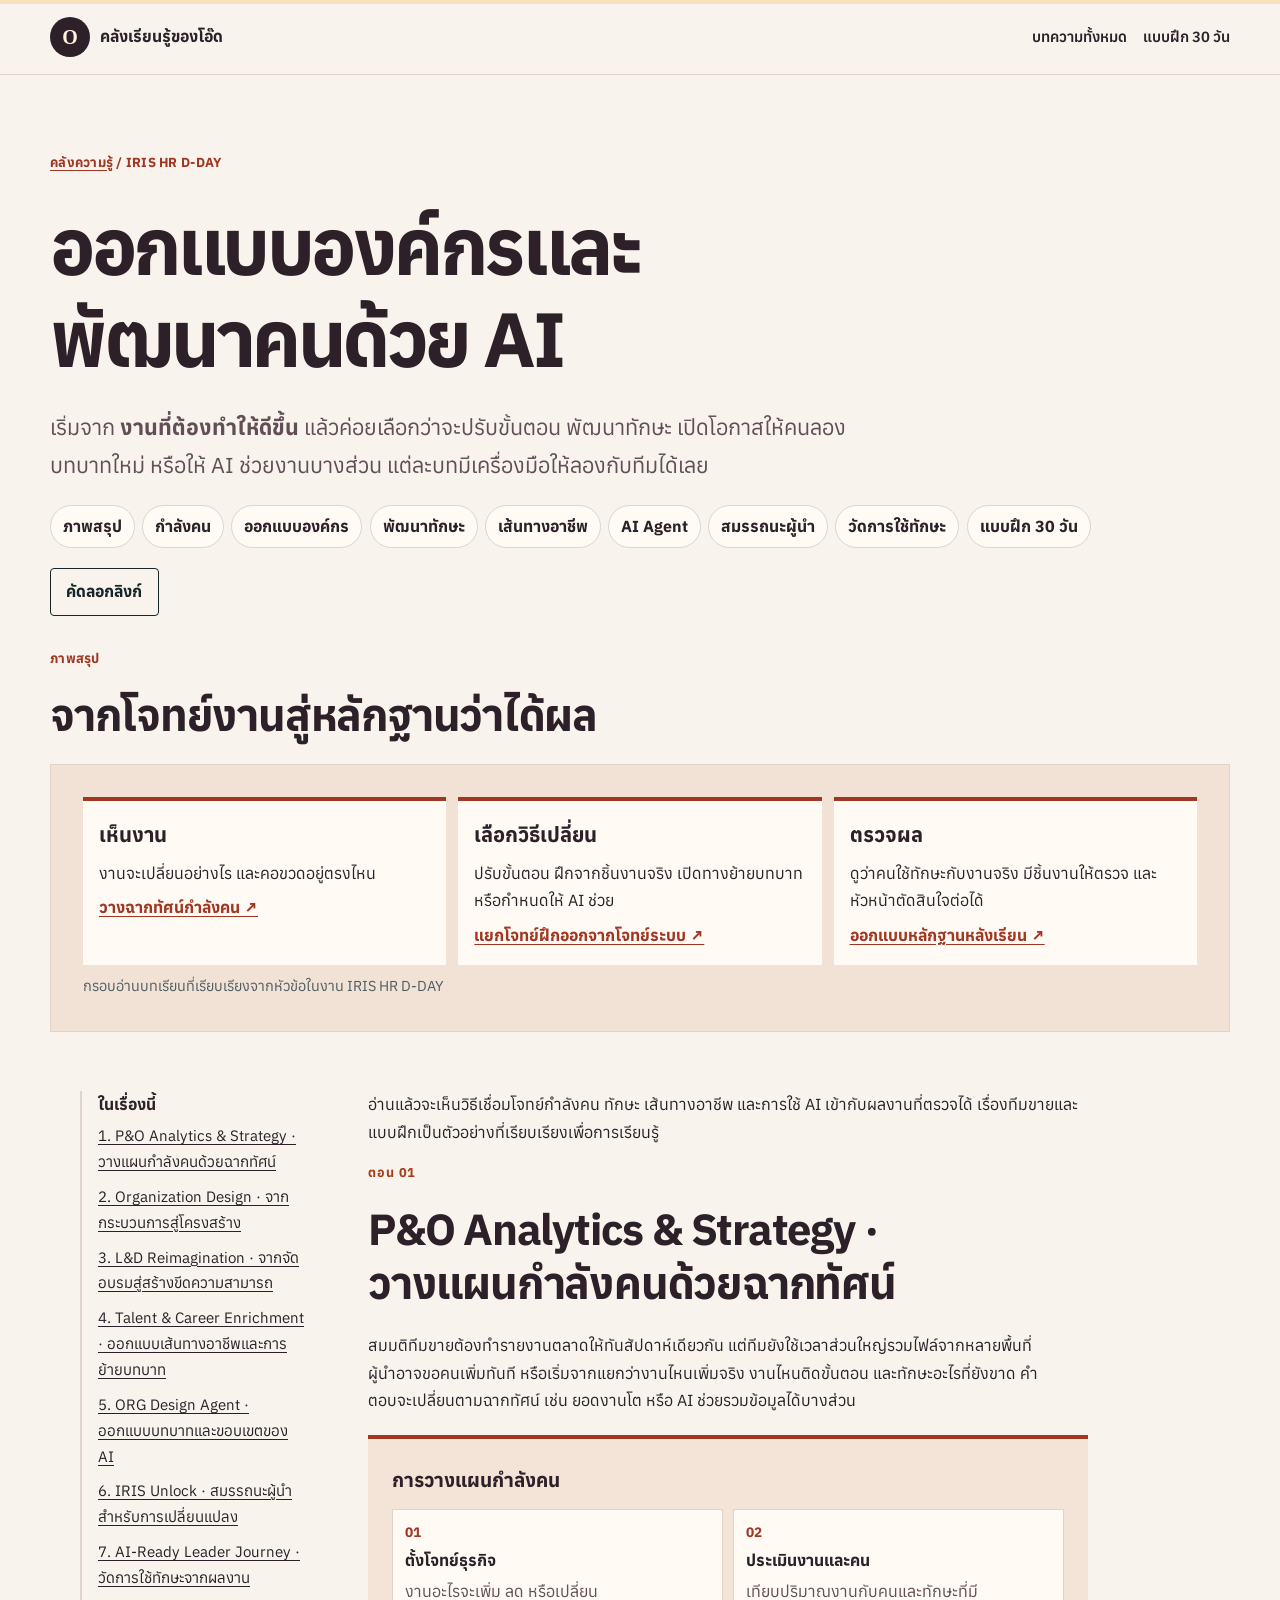
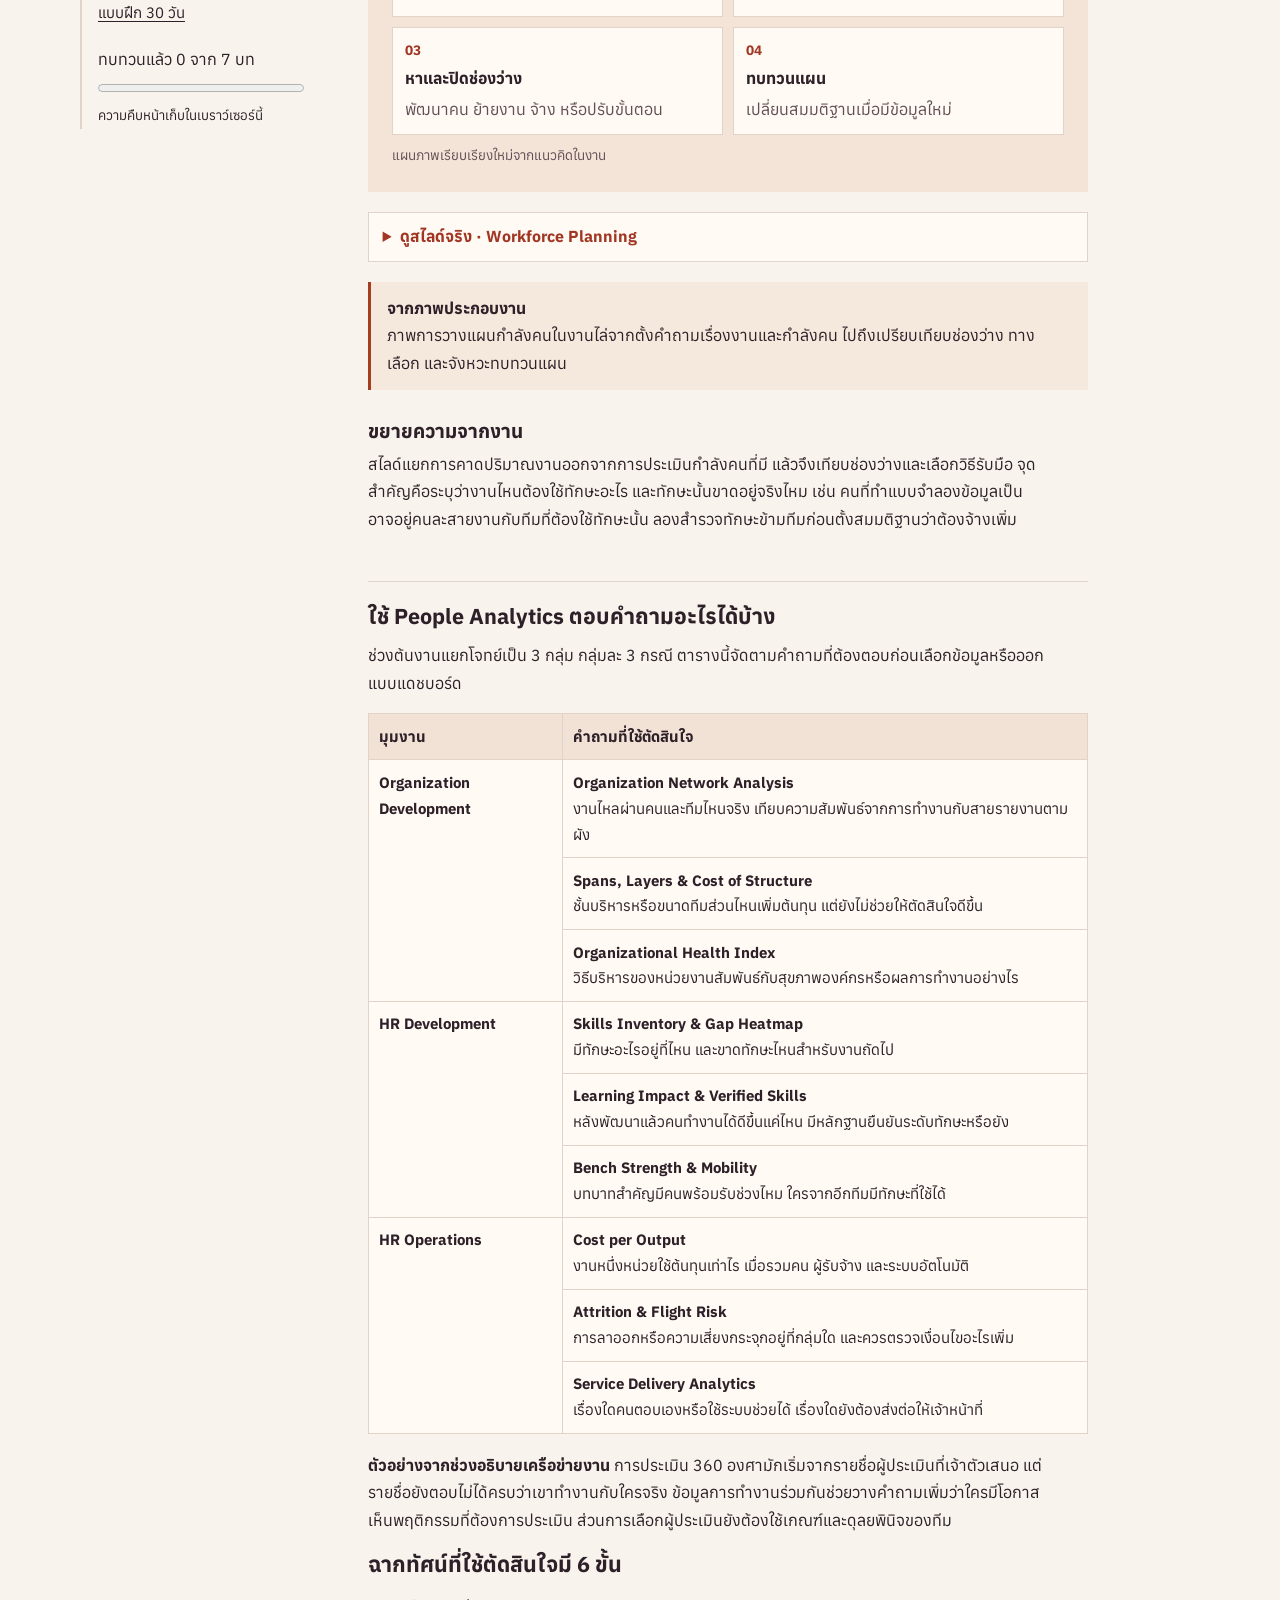
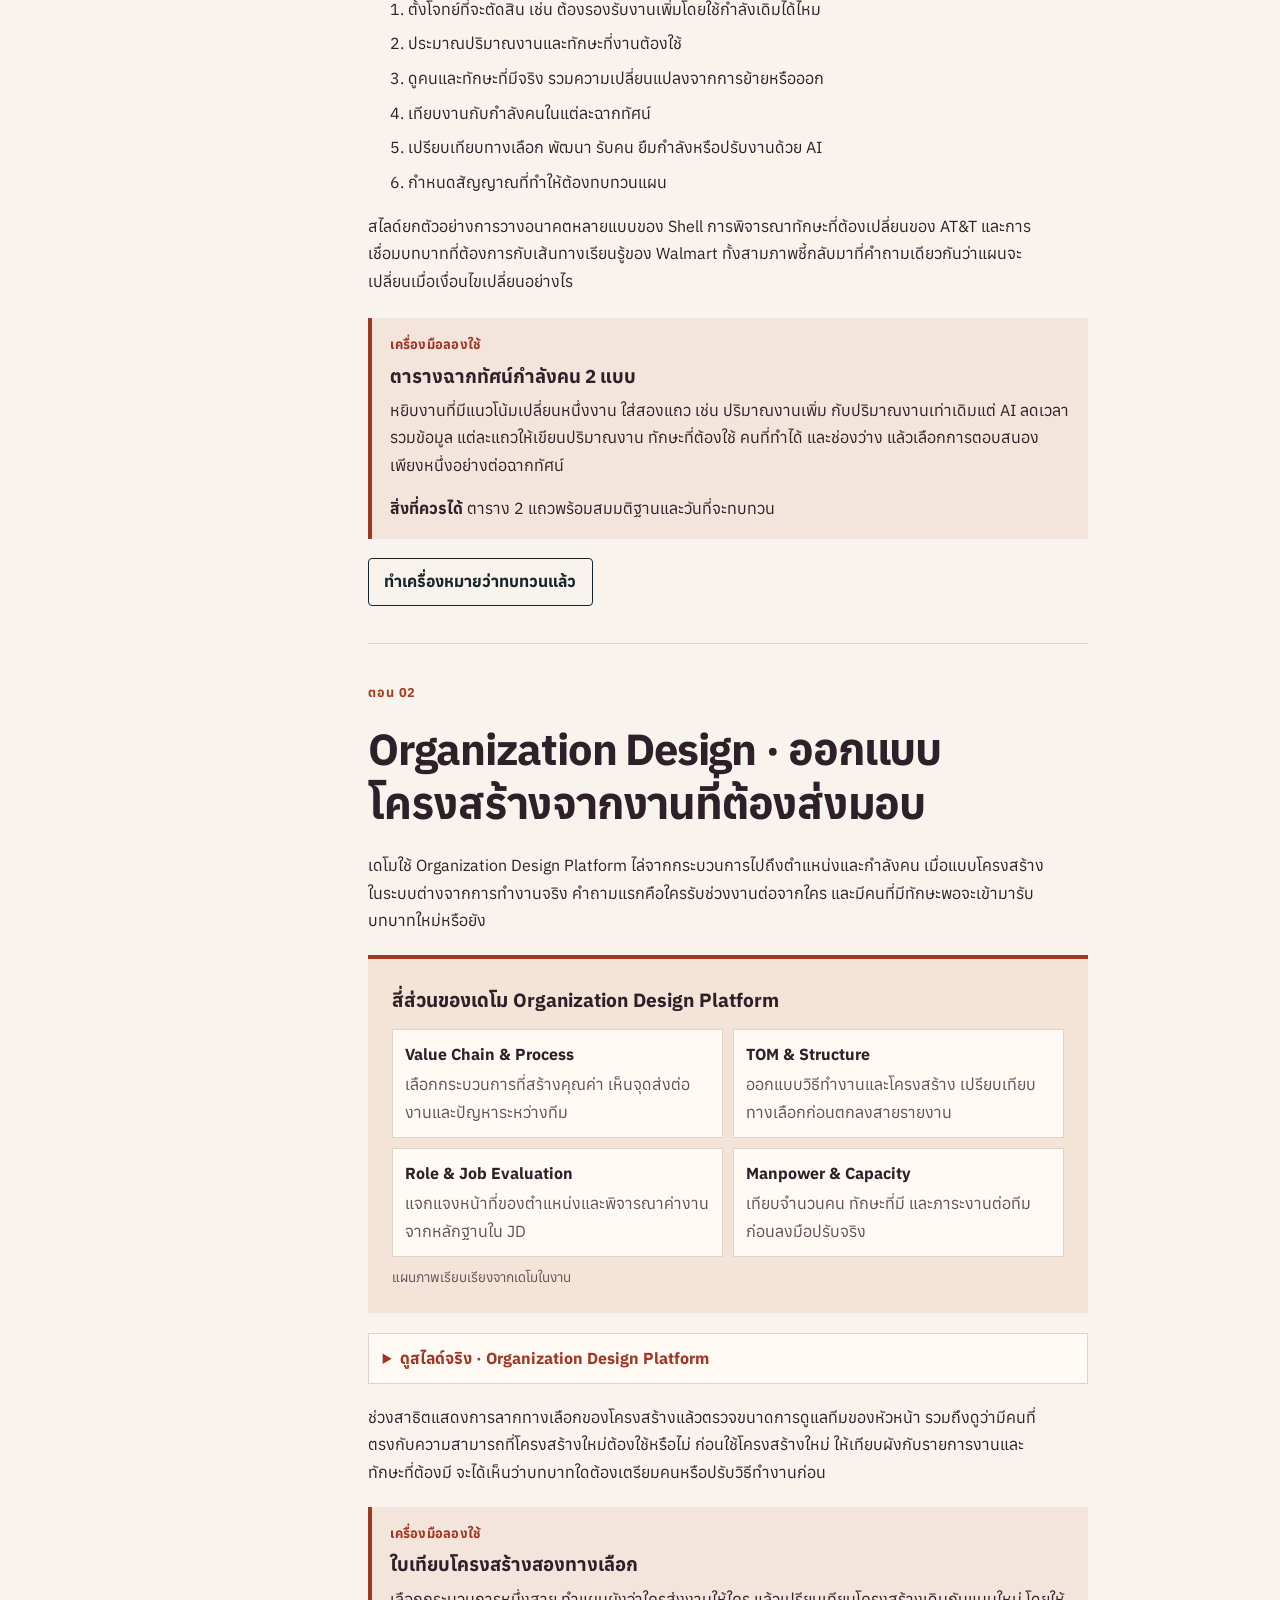
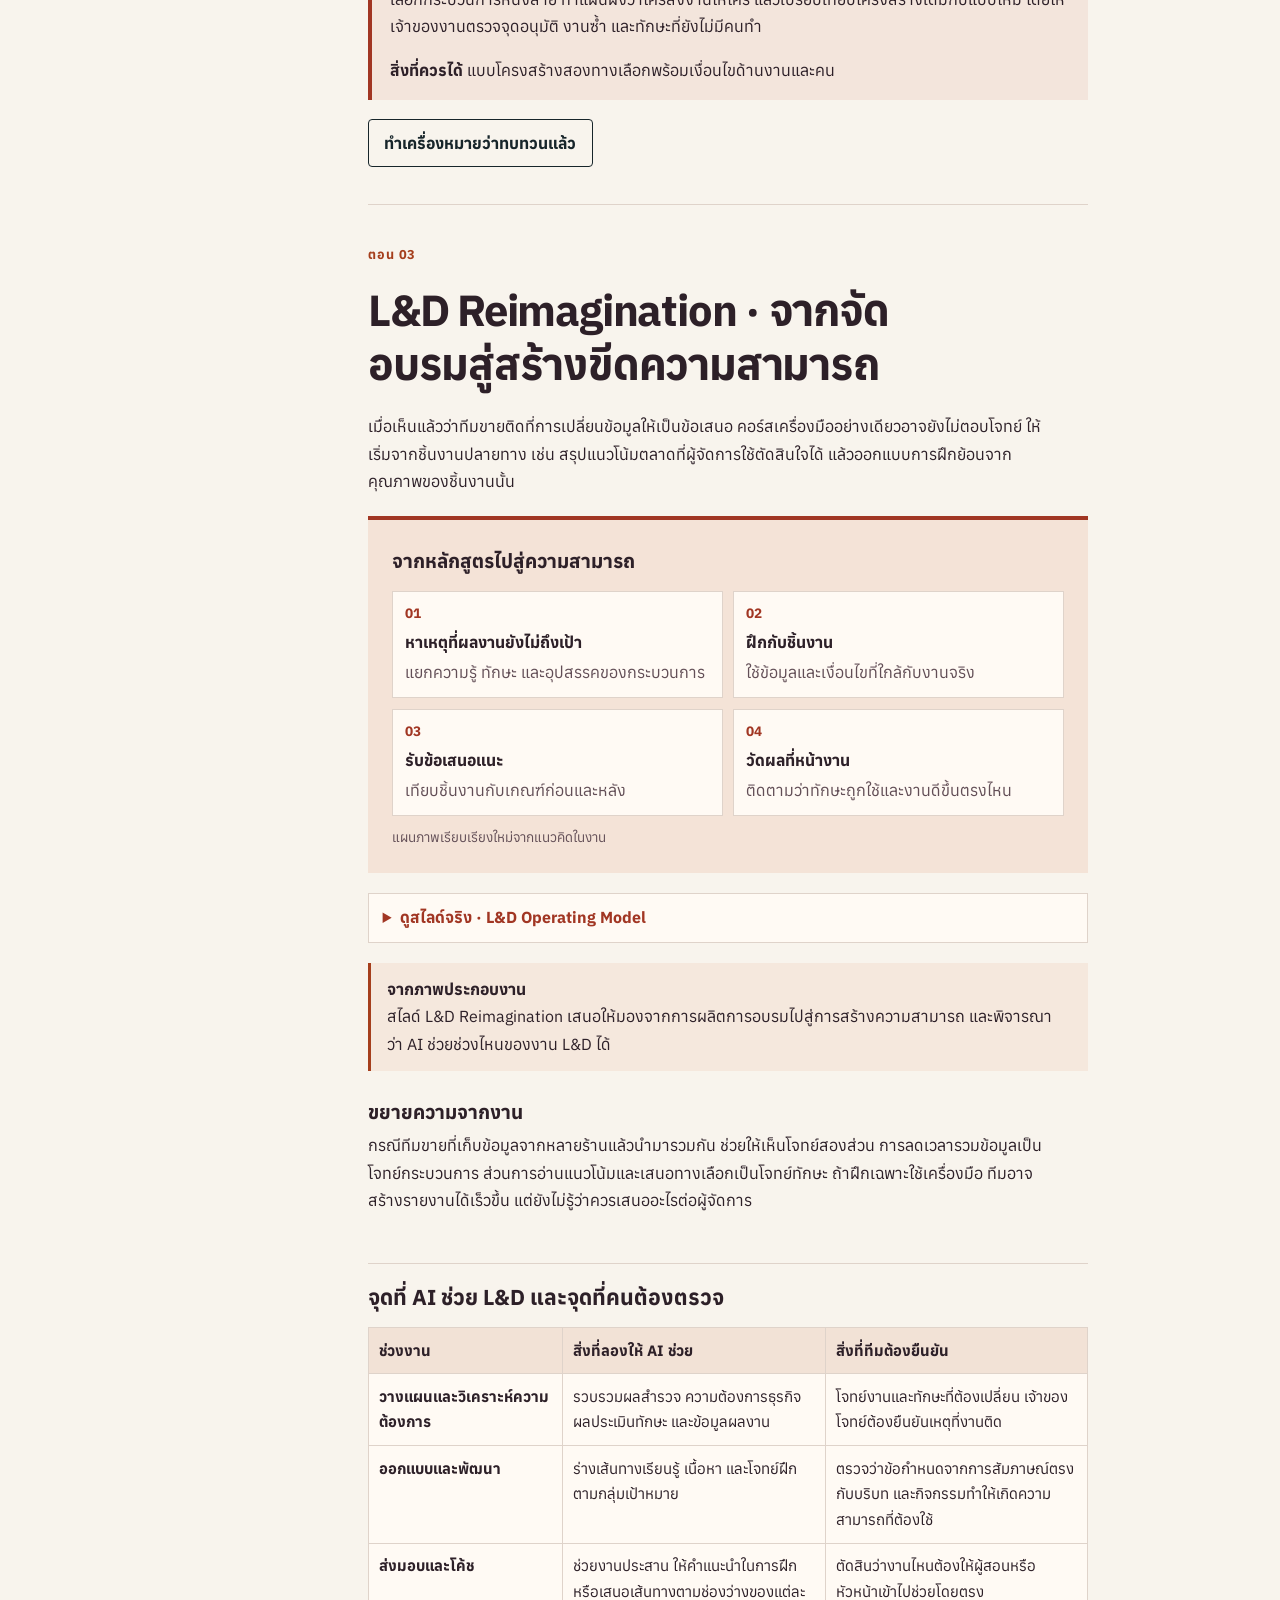
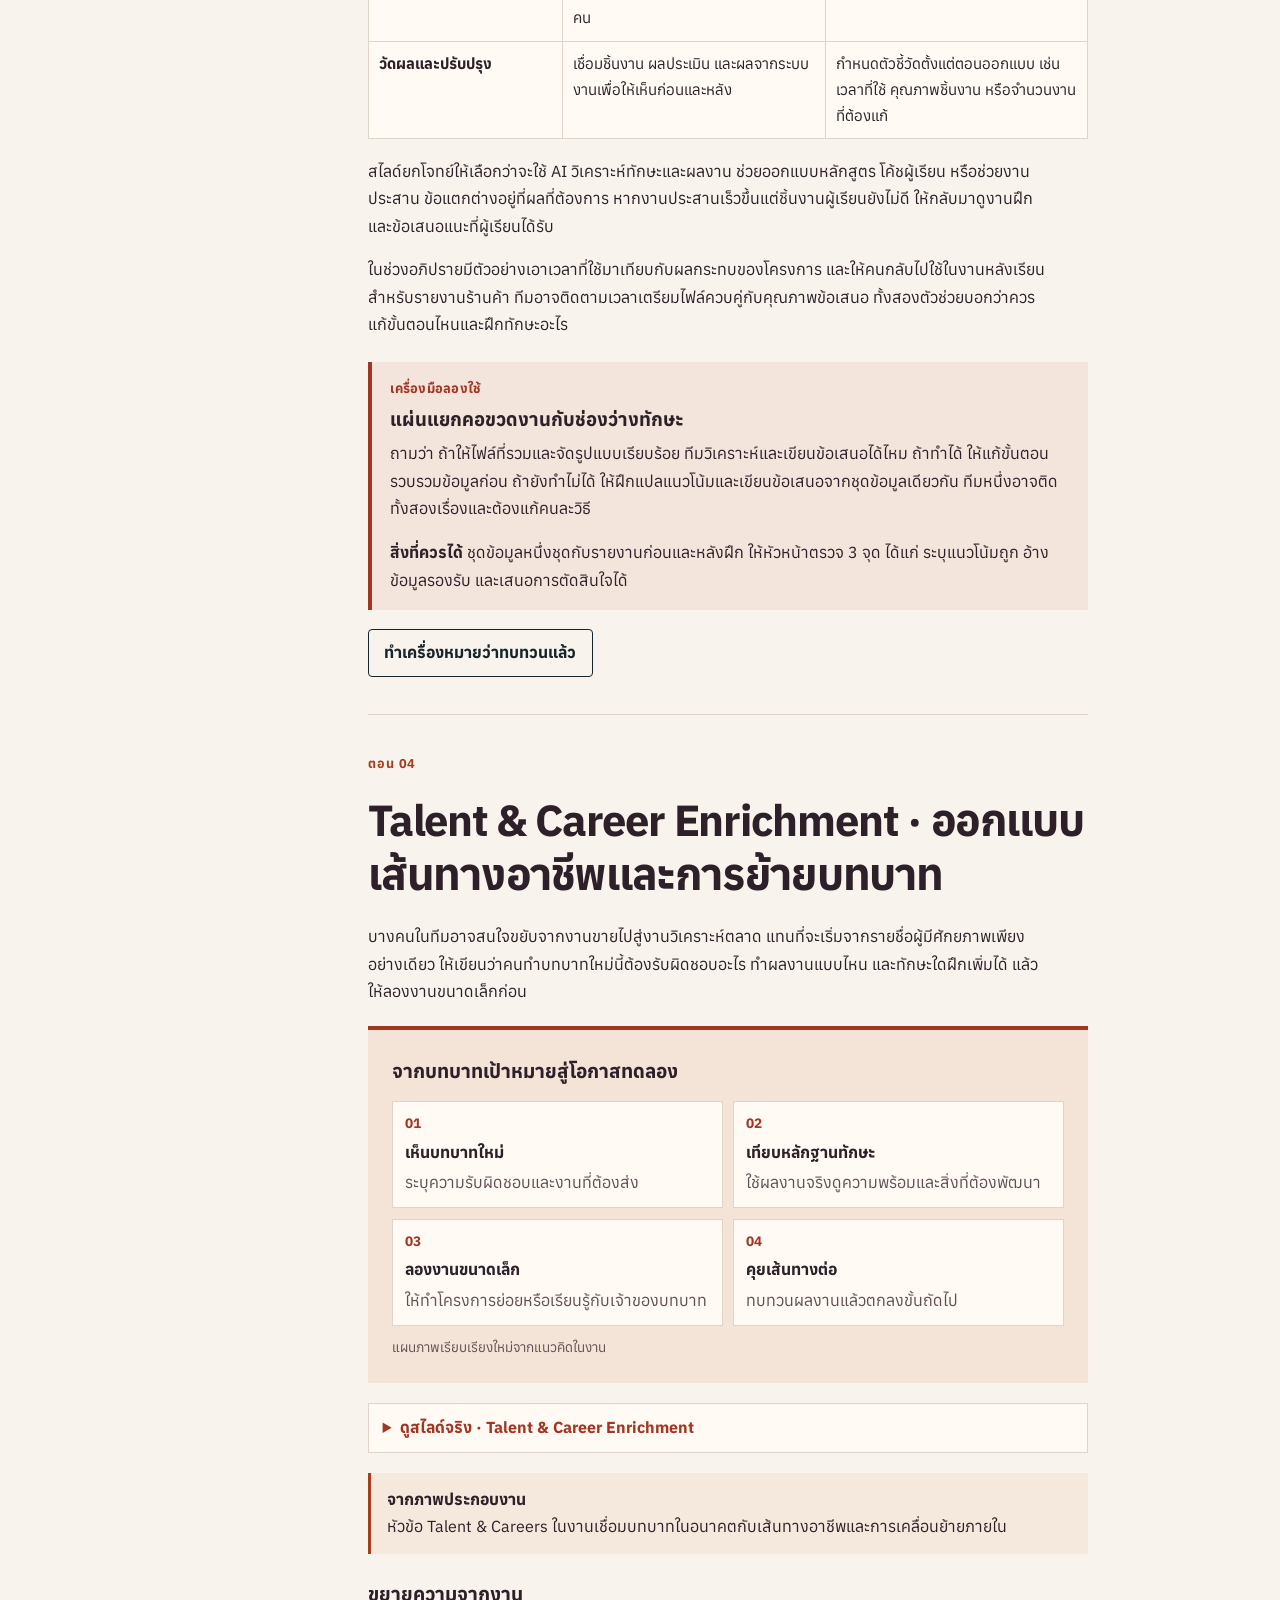
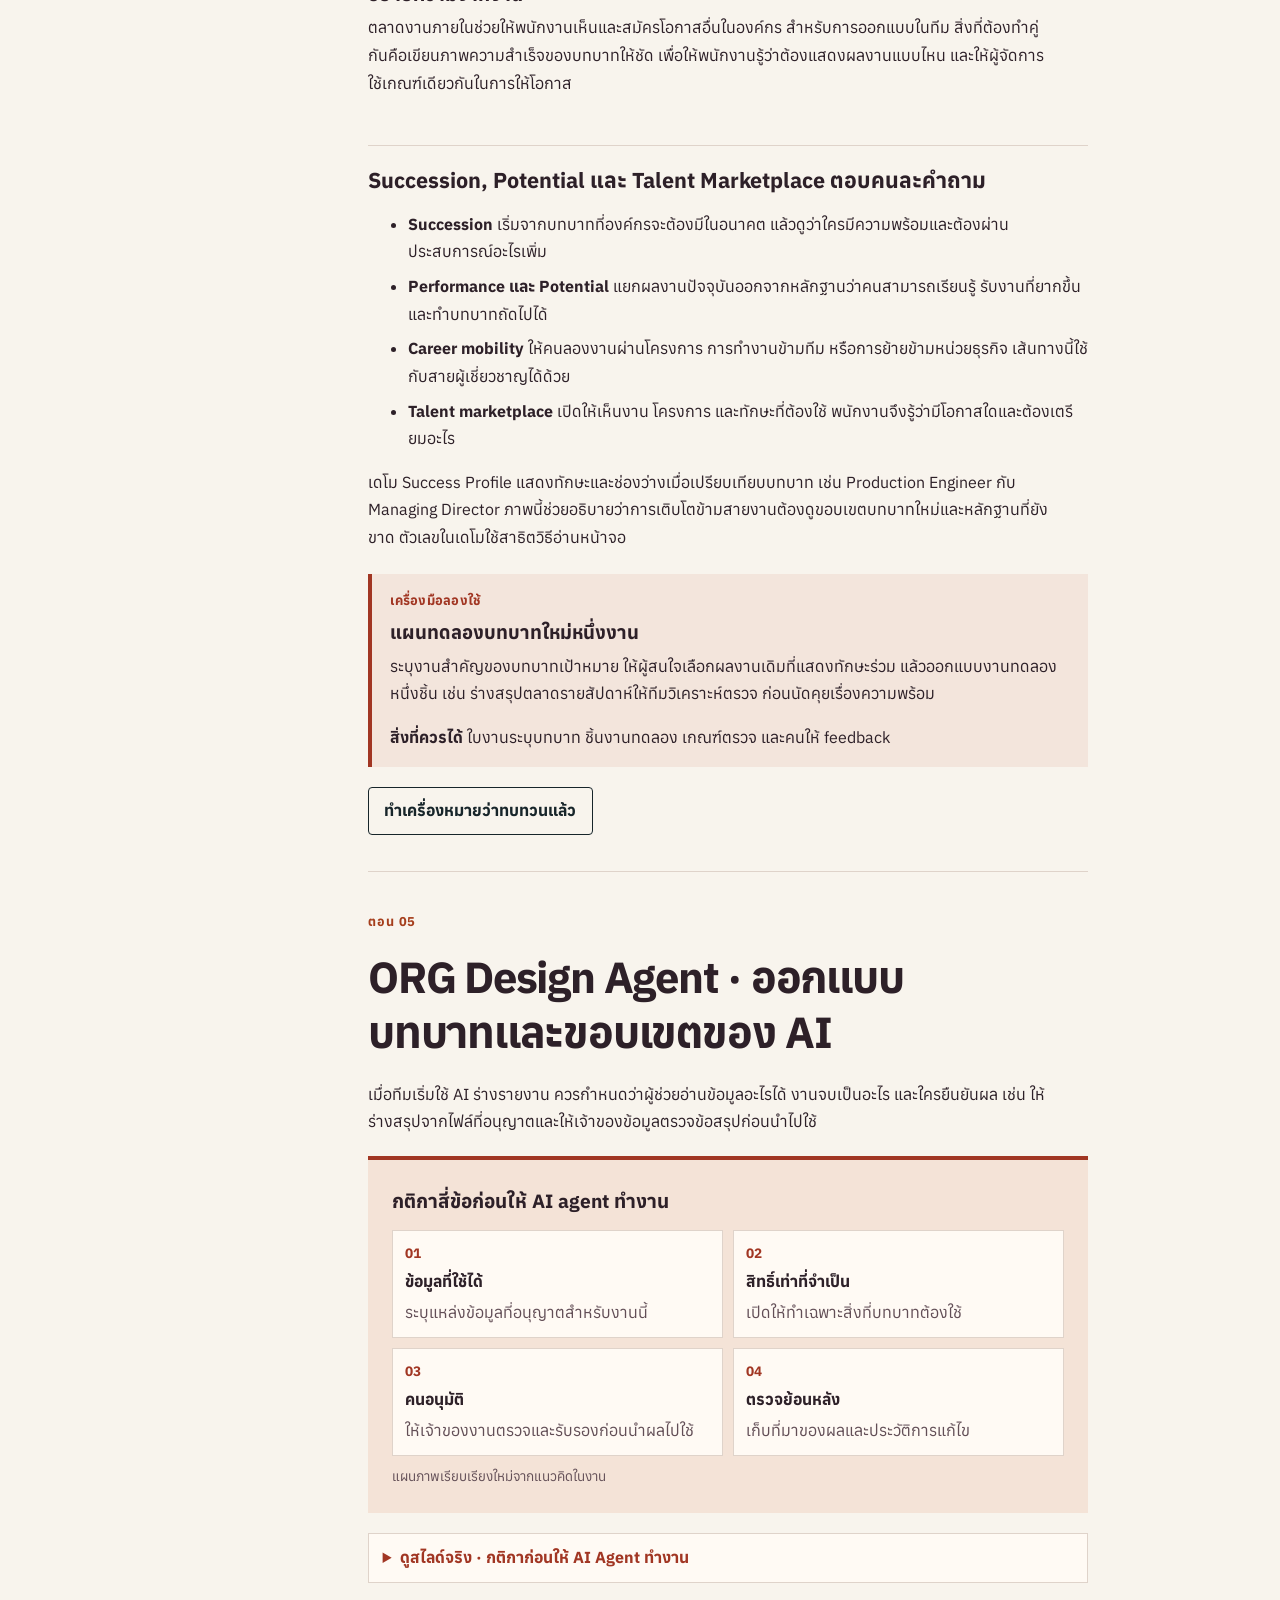
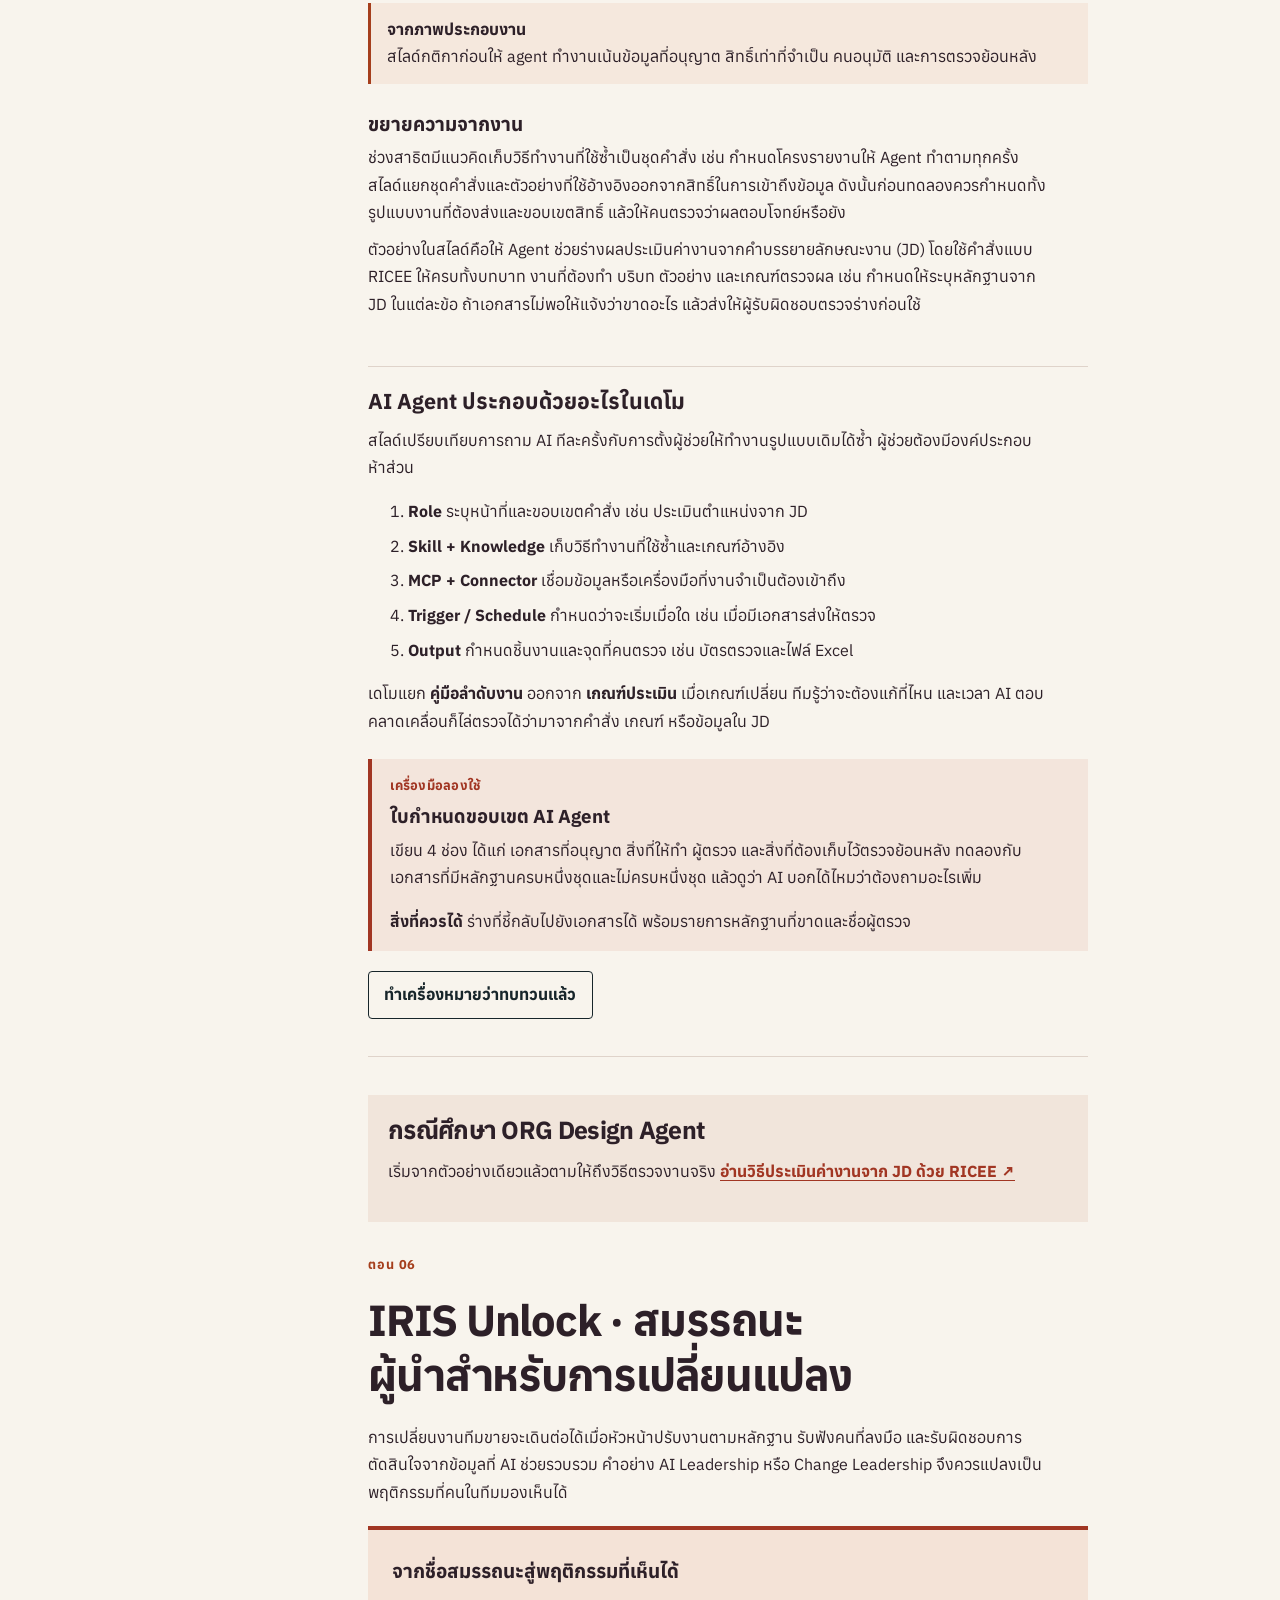
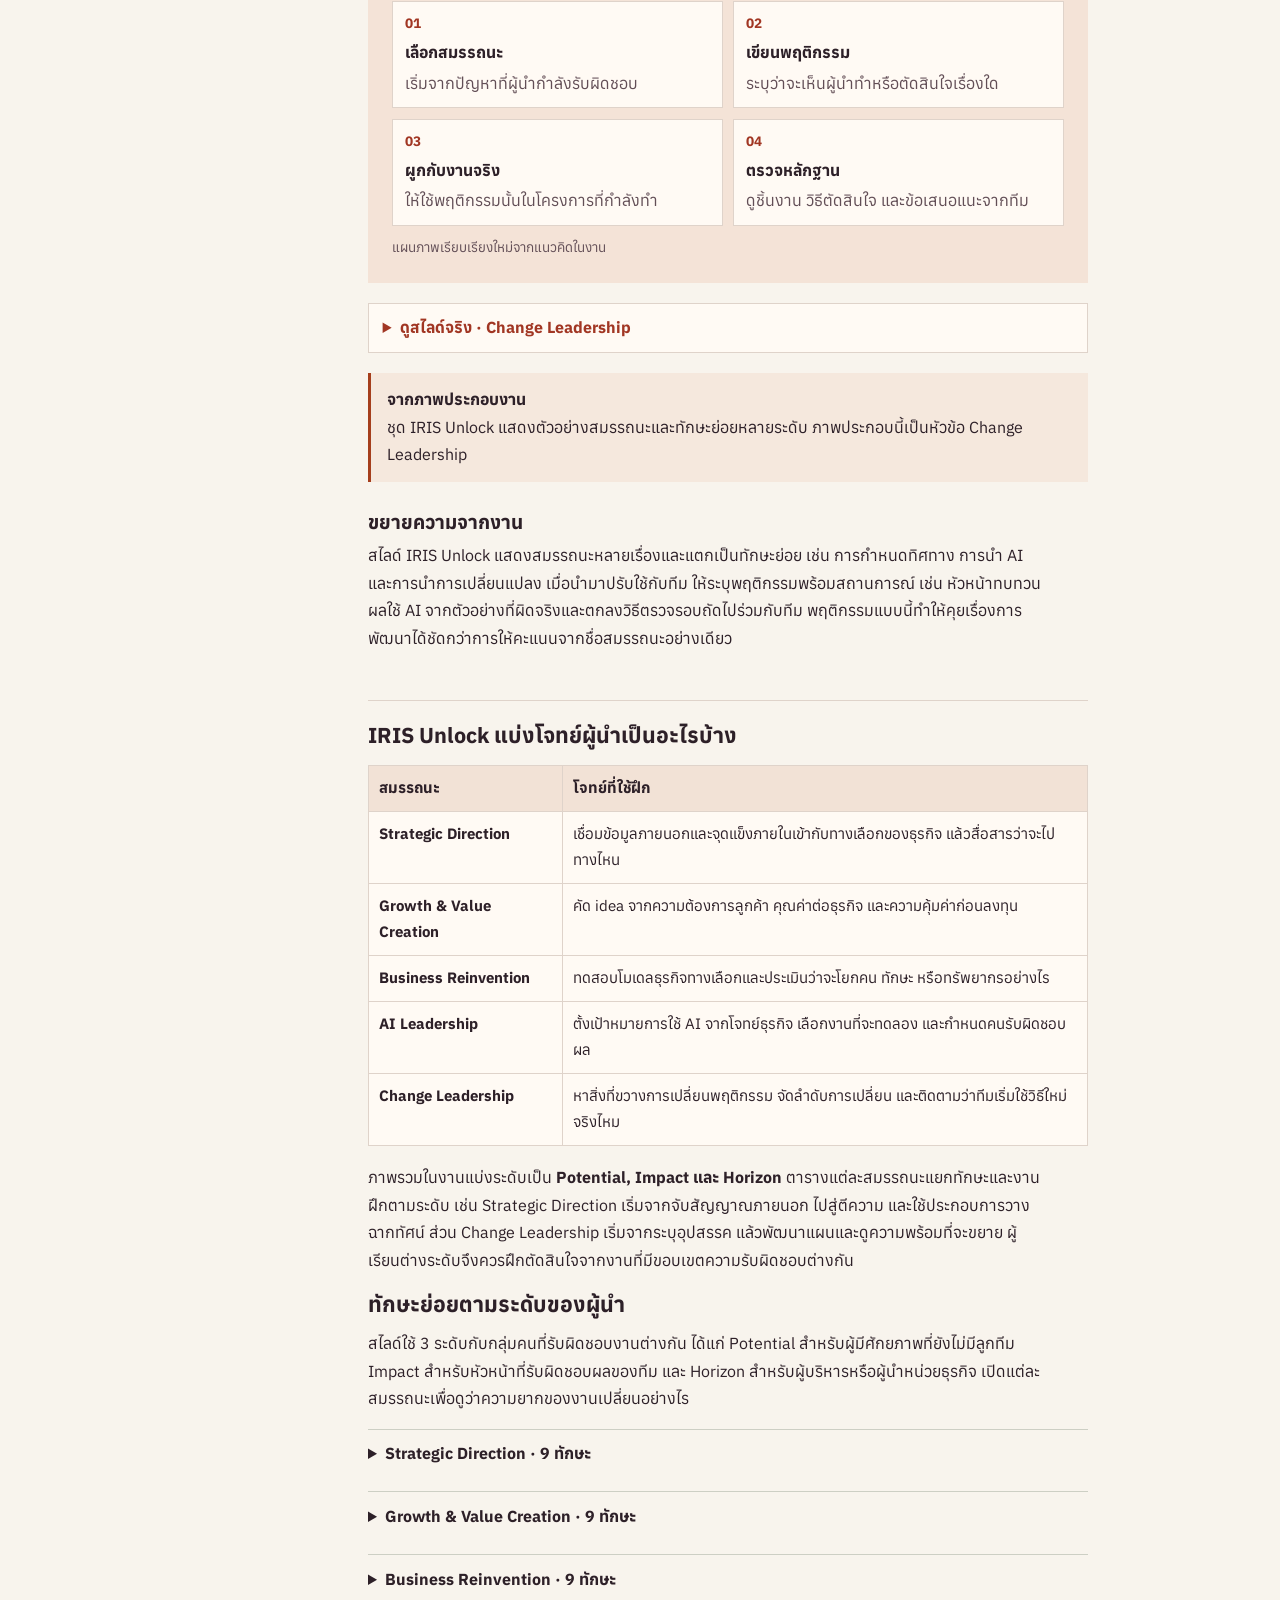
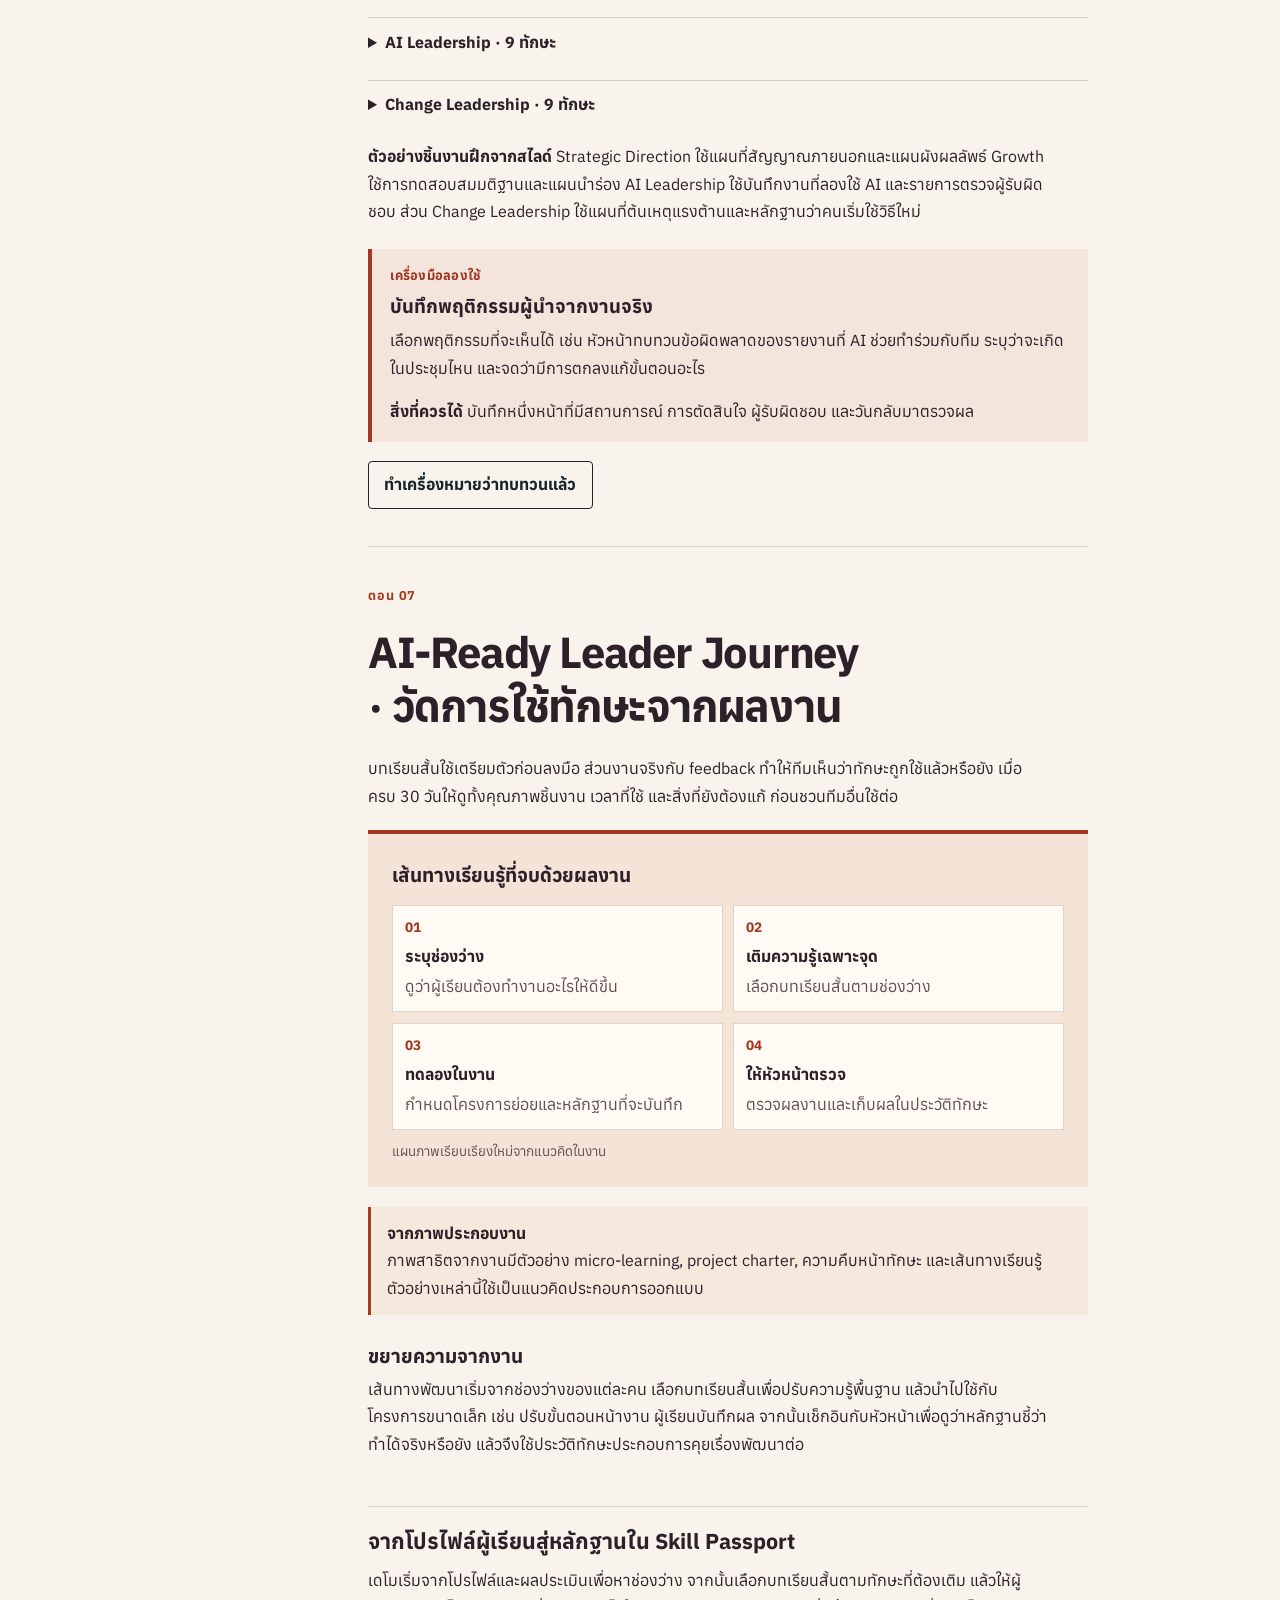
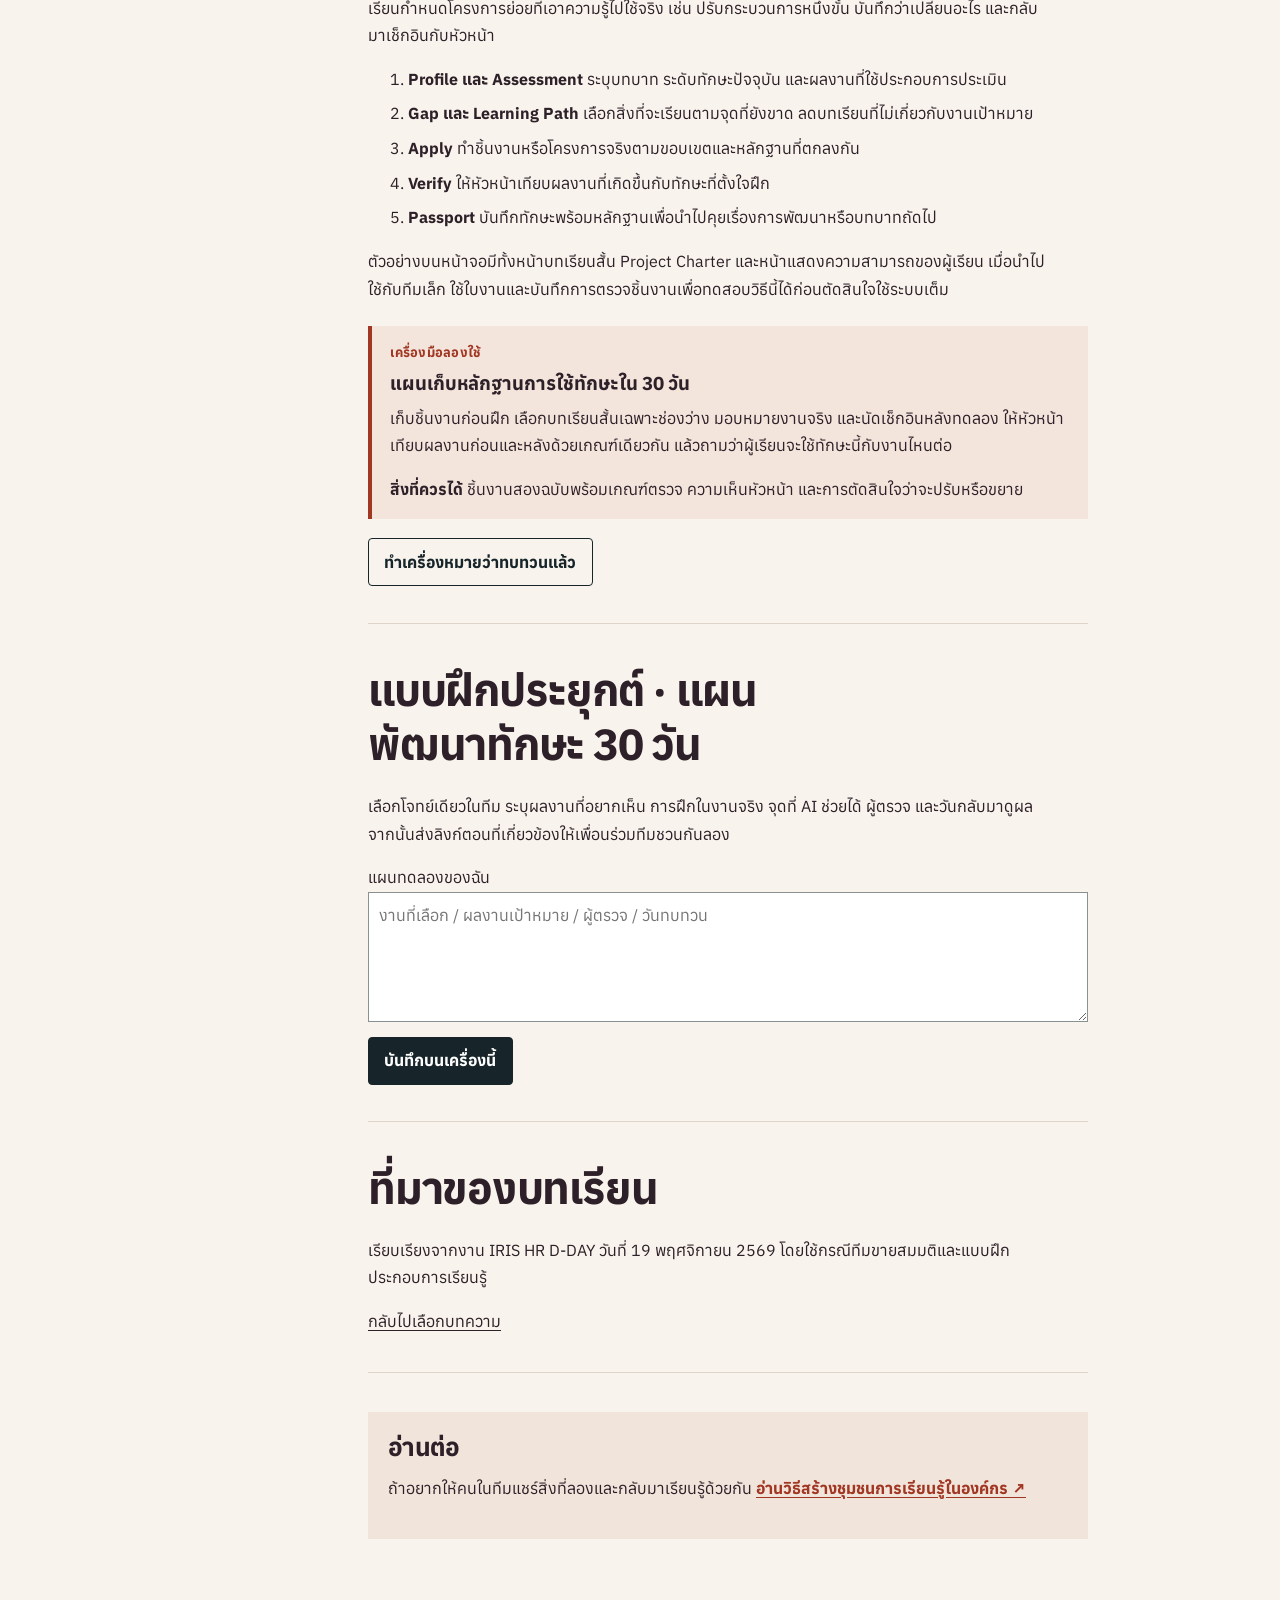
<file: iris.html>
<!doctype html>
<html lang="th"><head><meta charset="utf-8"><meta name="viewport" content="width=device-width,initial-scale=1">
<title>ออกแบบองค์กรและพัฒนาคนด้วย AI · IRIS HR D-DAY</title><meta name="description" content="บทเรียน 7 ตอนจาก IRIS HR D-DAY สำหรับคนที่สนใจการทำงาน การพัฒนาทักษะ และ AI"><meta name="theme-color" content="#17252a">
<link rel="stylesheet" href="km.css"><link rel="stylesheet" href="blog.css?v=20261124-originals"><script defer src="km.js"></script></head><body class="blog-story">
<a class="skip" href="#main">ข้ามไปเนื้อหา</a>
<header class="blog-header"><div class="blog-wrap"><a class="blog-brand" href="index.html"><span class="blog-mark" aria-hidden="true">O</span>คลังเรียนรู้ของโอ๊ด</a><nav aria-label="เมนูหลัก"><a href="index.html#library">บทความทั้งหมด</a><a href="#try">แบบฝึก 30 วัน</a></nav></div></header>
<main id="main"><div class="progressline" aria-hidden="true"><i></i></div>
<section class="blog-wrap iris-intro"><p class="blog-label"><a href="index.html#library">คลังความรู้</a> / IRIS HR D-DAY</p><h1>ออกแบบองค์กรและพัฒนาคนด้วย AI</h1><p class="iris-lead">เริ่มจาก <strong>งานที่ต้องทำให้ดีขึ้น</strong> แล้วค่อยเลือกว่าจะปรับขั้นตอน พัฒนาทักษะ เปิดโอกาสให้คนลองบทบาทใหม่ หรือให้ AI ช่วยงานบางส่วน แต่ละบทมีเครื่องมือให้ลองกับทีมได้เลย</p>
<nav class="iris-jumps" aria-label="ข้ามไปยังหัวข้อ"><a href="#overview">ภาพสรุป</a><a href="#planning">กำลังคน</a><a href="#organization">ออกแบบองค์กร</a><a href="#capability">พัฒนาทักษะ</a><a href="#career">เส้นทางอาชีพ</a><a href="#agent">AI Agent</a><a href="#leadership">สมรรถนะผู้นำ</a><a href="#journey">วัดการใช้ทักษะ</a><a href="#try">แบบฝึก 30 วัน</a></nav>
<div class="actions"><button class="button secondary" id="copy-story" type="button" hidden>คัดลอกลิงก์</button><span id="share-status" role="status"></span></div></section>
<section class="blog-wrap iris-overview" id="overview" aria-labelledby="overview-title">
<p class="blog-label">ภาพสรุป</p><h2 id="overview-title">จากโจทย์งานสู่หลักฐานว่าได้ผล</h2>
<figure class="iris-map"><ol>
<li><strong>เห็นงาน</strong><p>งานจะเปลี่ยนอย่างไร และคอขวดอยู่ตรงไหน</p><a href="#planning">วางฉากทัศน์กำลังคน ↗</a></li>
<li><strong>เลือกวิธีเปลี่ยน</strong><p>ปรับขั้นตอน ฝึกจากชิ้นงานจริง เปิดทางย้ายบทบาท หรือกำหนดให้ AI ช่วย</p><a href="#capability">แยกโจทย์ฝึกออกจากโจทย์ระบบ ↗</a></li>
<li><strong>ตรวจผล</strong><p>ดูว่าคนใช้ทักษะกับงานจริง มีชิ้นงานให้ตรวจ และหัวหน้าตัดสินใจต่อได้</p><a href="#journey">ออกแบบหลักฐานหลังเรียน ↗</a></li>
</ol><figcaption>กรอบอ่านบทเรียนที่เรียบเรียงจากหัวข้อในงาน IRIS HR D-DAY</figcaption></figure></section>
<div class="reading wrap"><aside class="toc"><nav aria-label="สารบัญบทเรียน"><strong>ในเรื่องนี้</strong><a href="#planning">1. P&amp;O Analytics &amp; Strategy · วางแผนกำลังคนด้วยฉากทัศน์</a><a href="#organization">2. Organization Design · จากกระบวนการสู่โครงสร้าง</a><a href="#capability">3. L&amp;D Reimagination · จากจัดอบรมสู่สร้างขีดความสามารถ</a><a href="#career">4. Talent &amp; Career Enrichment · ออกแบบเส้นทางอาชีพและการย้ายบทบาท</a><a href="#agent">5. ORG Design Agent · ออกแบบบทบาทและขอบเขตของ AI</a><a href="#leadership">6. IRIS Unlock · สมรรถนะผู้นำสำหรับการเปลี่ยนแปลง</a><a href="#journey">7. AI-Ready Leader Journey · วัดการใช้ทักษะจากผลงาน</a><a href="#try">แบบฝึก 30 วัน</a></nav><div id="learning-progress" hidden><label for="completed">ทบทวนแล้ว <span id="read-count"></span></label><progress id="completed" max="7" value="0"></progress><small id="save-status" role="status">ความคืบหน้าเก็บในเบราว์เซอร์นี้</small></div></aside>
<article><p>อ่านแล้วจะเห็นวิธีเชื่อมโจทย์กำลังคน ทักษะ เส้นทางอาชีพ และการใช้ AI เข้ากับผลงานที่ตรวจได้ เรื่องทีมขายและแบบฝึกเป็นตัวอย่างที่เรียบเรียงเพื่อการเรียนรู้</p><section class="chapter" id="planning"><div class="number">ตอน 01</div><h2>P&amp;O Analytics &amp; Strategy · วางแผนกำลังคนด้วยฉากทัศน์</h2><p>สมมติทีมขายต้องทำรายงานตลาดให้ทันสัปดาห์เดียวกัน แต่ทีมยังใช้เวลาส่วนใหญ่รวมไฟล์จากหลายพื้นที่ ผู้นำอาจขอคนเพิ่มทันที หรือเริ่มจากแยกว่างานไหนเพิ่มจริง งานไหนติดขั้นตอน และทักษะอะไรที่ยังขาด คำตอบจะเปลี่ยนตามฉากทัศน์ เช่น ยอดงานโต หรือ AI ช่วยรวมข้อมูลได้บางส่วน</p><figure class="explain-figure"><figcaption>การวางแผนกำลังคน</figcaption><ol><li><span class="flow-index" aria-hidden="true">01</span><strong>ตั้งโจทย์ธุรกิจ</strong><span>งานอะไรจะเพิ่ม ลด หรือเปลี่ยน</span></li><li><span class="flow-index" aria-hidden="true">02</span><strong>ประเมินงานและคน</strong><span>เทียบปริมาณงานกับคนและทักษะที่มี</span></li><li><span class="flow-index" aria-hidden="true">03</span><strong>หาและปิดช่องว่าง</strong><span>พัฒนาคน ย้ายงาน จ้าง หรือปรับขั้นตอน</span></li><li><span class="flow-index" aria-hidden="true">04</span><strong>ทบทวนแผน</strong><span>เปลี่ยนสมมติฐานเมื่อมีข้อมูลใหม่</span></li></ol><p>แผนภาพเรียบเรียงใหม่จากแนวคิดในงาน</p></figure><details class="iris-original"><summary>ดูสไลด์จริง · Workforce Planning</summary><figure><a href="assets/iris/planning.jpg" target="_blank" rel="noopener" aria-label="เปิดภาพสไลด์ Workforce Planning ขนาดเต็ม"><img src="assets/iris/planning.jpg" width="1500" height="903" loading="lazy" decoding="async" alt="สไลด์วางแผนกำลังคนหกขั้น เปรียบเทียบกระบวนการเดิม บทบาท AI และส่วนที่คนยังต้องตัดสินใจ"></a><figcaption>สไลด์วางแผนกำลังคนหกขั้น เปรียบเทียบกระบวนการเดิม บทบาท AI และส่วนที่คนยังต้องตัดสินใจ · ภาพจากงาน IRIS HR D-DAY · กดที่ภาพเพื่อขยาย</figcaption></figure></details><div class="case"><strong>จากภาพประกอบงาน</strong><p>ภาพการวางแผนกำลังคนในงานไล่จากตั้งคำถามเรื่องงานและกำลังคน ไปถึงเปรียบเทียบช่องว่าง ทางเลือก และจังหวะทบทวนแผน</p></div><div class="context-note"><h3>ขยายความจากงาน</h3><p>สไลด์แยกการคาดปริมาณงานออกจากการประเมินกำลังคนที่มี แล้วจึงเทียบช่องว่างและเลือกวิธีรับมือ จุดสำคัญคือระบุว่างานไหนต้องใช้ทักษะอะไร และทักษะนั้นขาดอยู่จริงไหม เช่น คนที่ทำแบบจำลองข้อมูลเป็นอาจอยู่คนละสายงานกับทีมที่ต้องใช้ทักษะนั้น ลองสำรวจทักษะข้ามทีมก่อนตั้งสมมติฐานว่าต้องจ้างเพิ่ม</p></div>
<section class="iris-depth"><h3>ใช้ People Analytics ตอบคำถามอะไรได้บ้าง</h3>
<p>ช่วงต้นงานแยกโจทย์เป็น 3 กลุ่ม กลุ่มละ 3 กรณี ตารางนี้จัดตามคำถามที่ต้องตอบก่อนเลือกข้อมูลหรือออกแบบแดชบอร์ด</p>
<div class="iris-data"><table><thead><tr><th scope="col">มุมงาน</th><th scope="col">คำถามที่ใช้ตัดสินใจ</th></tr></thead><tbody>
<tr><th scope="rowgroup" rowspan="3">Organization Development</th><td><strong>Organization Network Analysis</strong> งานไหลผ่านคนและทีมไหนจริง เทียบความสัมพันธ์จากการทำงานกับสายรายงานตามผัง</td></tr>
<tr><td><strong>Spans, Layers &amp; Cost of Structure</strong> ชั้นบริหารหรือขนาดทีมส่วนไหนเพิ่มต้นทุน แต่ยังไม่ช่วยให้ตัดสินใจดีขึ้น</td></tr>
<tr><td><strong>Organizational Health Index</strong> วิธีบริหารของหน่วยงานสัมพันธ์กับสุขภาพองค์กรหรือผลการทำงานอย่างไร</td></tr>
<tr><th scope="rowgroup" rowspan="3">HR Development</th><td><strong>Skills Inventory &amp; Gap Heatmap</strong> มีทักษะอะไรอยู่ที่ไหน และขาดทักษะไหนสำหรับงานถัดไป</td></tr>
<tr><td><strong>Learning Impact &amp; Verified Skills</strong> หลังพัฒนาแล้วคนทำงานได้ดีขึ้นแค่ไหน มีหลักฐานยืนยันระดับทักษะหรือยัง</td></tr>
<tr><td><strong>Bench Strength &amp; Mobility</strong> บทบาทสำคัญมีคนพร้อมรับช่วงไหม ใครจากอีกทีมมีทักษะที่ใช้ได้</td></tr>
<tr><th scope="rowgroup" rowspan="3">HR Operations</th><td><strong>Cost per Output</strong> งานหนึ่งหน่วยใช้ต้นทุนเท่าไร เมื่อรวมคน ผู้รับจ้าง และระบบอัตโนมัติ</td></tr>
<tr><td><strong>Attrition &amp; Flight Risk</strong> การลาออกหรือความเสี่ยงกระจุกอยู่ที่กลุ่มใด และควรตรวจเงื่อนไขอะไรเพิ่ม</td></tr>
<tr><td><strong>Service Delivery Analytics</strong> เรื่องใดคนตอบเองหรือใช้ระบบช่วยได้ เรื่องใดยังต้องส่งต่อให้เจ้าหน้าที่</td></tr></tbody></table></div>
<p><strong>ตัวอย่างจากช่วงอธิบายเครือข่ายงาน</strong> การประเมิน 360 องศามักเริ่มจากรายชื่อผู้ประเมินที่เจ้าตัวเสนอ แต่รายชื่อยังตอบไม่ได้ครบว่าเขาทำงานกับใครจริง ข้อมูลการทำงานร่วมกันช่วยวางคำถามเพิ่มว่าใครมีโอกาสเห็นพฤติกรรมที่ต้องการประเมิน ส่วนการเลือกผู้ประเมินยังต้องใช้เกณฑ์และดุลยพินิจของทีม</p>
<h3>ฉากทัศน์ที่ใช้ตัดสินใจมี 6 ขั้น</h3>
<ol><li>ตั้งโจทย์ที่จะตัดสิน เช่น ต้องรองรับงานเพิ่มโดยใช้กำลังเดิมได้ไหม</li><li>ประมาณปริมาณงานและทักษะที่งานต้องใช้</li><li>ดูคนและทักษะที่มีจริง รวมความเปลี่ยนแปลงจากการย้ายหรือออก</li><li>เทียบงานกับกำลังคนในแต่ละฉากทัศน์</li><li>เปรียบเทียบทางเลือก พัฒนา รับคน ยืมกำลังหรือปรับงานด้วย AI</li><li>กำหนดสัญญาณที่ทำให้ต้องทบทวนแผน</li></ol>
<p>สไลด์ยกตัวอย่างการวางอนาคตหลายแบบของ Shell การพิจารณาทักษะที่ต้องเปลี่ยนของ AT&amp;T และการเชื่อมบทบาทที่ต้องการกับเส้นทางเรียนรู้ของ Walmart ทั้งสามภาพชี้กลับมาที่คำถามเดียวกันว่าแผนจะเปลี่ยนเมื่อเงื่อนไขเปลี่ยนอย่างไร</p></section><section class="iris-use"><p class="blog-label">เครื่องมือลองใช้</p><h3>ตารางฉากทัศน์กำลังคน 2 แบบ</h3><p>หยิบงานที่มีแนวโน้มเปลี่ยนหนึ่งงาน ใส่สองแถว เช่น ปริมาณงานเพิ่ม กับปริมาณงานเท่าเดิมแต่ AI ลดเวลารวมข้อมูล แต่ละแถวให้เขียนปริมาณงาน ทักษะที่ต้องใช้ คนที่ทำได้ และช่องว่าง แล้วเลือกการตอบสนองเพียงหนึ่งอย่างต่อฉากทัศน์</p><p><strong>สิ่งที่ควรได้</strong> ตาราง 2 แถวพร้อมสมมติฐานและวันที่จะทบทวน</p></section>
<button class="button secondary" type="button" data-read="planning" aria-pressed="false" hidden>ทำเครื่องหมายว่าทบทวนแล้ว</button></section><section class="chapter" id="organization"><div class="number">ตอน 02</div><h2>Organization Design · ออกแบบโครงสร้างจากงานที่ต้องส่งมอบ</h2>
<p>เดโมใช้ Organization Design Platform ไล่จากกระบวนการไปถึงตำแหน่งและกำลังคน เมื่อแบบโครงสร้างในระบบต่างจากการทำงานจริง คำถามแรกคือใครรับช่วงงานต่อจากใคร และมีคนที่มีทักษะพอจะเข้ามารับบทบาทใหม่หรือยัง</p>
<figure class="explain-figure"><figcaption>สี่ส่วนของเดโม Organization Design Platform</figcaption><ol>
<li><strong>Value Chain &amp; Process</strong><span>เลือกกระบวนการที่สร้างคุณค่า เห็นจุดส่งต่องานและปัญหาระหว่างทีม</span></li>
<li><strong>TOM &amp; Structure</strong><span>ออกแบบวิธีทำงานและโครงสร้าง เปรียบเทียบทางเลือกก่อนตกลงสายรายงาน</span></li>
<li><strong>Role &amp; Job Evaluation</strong><span>แจกแจงหน้าที่ของตำแหน่งและพิจารณาค่างานจากหลักฐานใน JD</span></li>
<li><strong>Manpower &amp; Capacity</strong><span>เทียบจำนวนคน ทักษะที่มี และภาระงานต่อทีมก่อนลงมือปรับจริง</span></li>
</ol><p>แผนภาพเรียบเรียงจากเดโมในงาน</p></figure><details class="iris-original"><summary>ดูสไลด์จริง · Organization Design Platform</summary><figure><a href="assets/iris/organization-model.jpg" target="_blank" rel="noopener" aria-label="เปิดภาพสไลด์ Organization Design Platform ขนาดเต็ม"><img src="assets/iris/organization-model.jpg" width="1800" height="1101" loading="lazy" decoding="async" alt="สไลด์แสดงสี่ส่วนของการออกแบบองค์กร ตั้งแต่กระบวนการถึงกำลังคน"></a><figcaption>สไลด์แสดงสี่ส่วนของการออกแบบองค์กร ตั้งแต่กระบวนการถึงกำลังคน · ภาพจากงาน IRIS HR D-DAY · กดที่ภาพเพื่อขยาย</figcaption></figure></details>
<p>ช่วงสาธิตแสดงการลากทางเลือกของโครงสร้างแล้วตรวจขนาดการดูแลทีมของหัวหน้า รวมถึงดูว่ามีคนที่ตรงกับความสามารถที่โครงสร้างใหม่ต้องใช้หรือไม่ ก่อนใช้โครงสร้างใหม่ ให้เทียบผังกับรายการงานและทักษะที่ต้องมี จะได้เห็นว่าบทบาทใดต้องเตรียมคนหรือปรับวิธีทำงานก่อน</p>
<section class="iris-use"><p class="blog-label">เครื่องมือลองใช้</p><h3>ใบเทียบโครงสร้างสองทางเลือก</h3><p>เลือกกระบวนการหนึ่งสาย ทำแผนผังว่าใครส่งงานให้ใคร แล้วเปรียบเทียบโครงสร้างเดิมกับแบบใหม่ โดยให้เจ้าของงานตรวจจุดอนุมัติ งานซ้ำ และทักษะที่ยังไม่มีคนทำ</p><p><strong>สิ่งที่ควรได้</strong> แบบโครงสร้างสองทางเลือกพร้อมเงื่อนไขด้านงานและคน</p></section><button class="button secondary" type="button" data-read="organization" aria-pressed="false" hidden>ทำเครื่องหมายว่าทบทวนแล้ว</button></section><section class="chapter" id="capability"><div class="number">ตอน 03</div><h2>L&amp;D Reimagination · จากจัดอบรมสู่สร้างขีดความสามารถ</h2><p>เมื่อเห็นแล้วว่าทีมขายติดที่การเปลี่ยนข้อมูลให้เป็นข้อเสนอ คอร์สเครื่องมืออย่างเดียวอาจยังไม่ตอบโจทย์ ให้เริ่มจากชิ้นงานปลายทาง เช่น สรุปแนวโน้มตลาดที่ผู้จัดการใช้ตัดสินใจได้ แล้วออกแบบการฝึกย้อนจากคุณภาพของชิ้นงานนั้น</p><figure class="explain-figure"><figcaption>จากหลักสูตรไปสู่ความสามารถ</figcaption><ol><li><span class="flow-index" aria-hidden="true">01</span><strong>หาเหตุที่ผลงานยังไม่ถึงเป้า</strong><span>แยกความรู้ ทักษะ และอุปสรรคของกระบวนการ</span></li><li><span class="flow-index" aria-hidden="true">02</span><strong>ฝึกกับชิ้นงาน</strong><span>ใช้ข้อมูลและเงื่อนไขที่ใกล้กับงานจริง</span></li><li><span class="flow-index" aria-hidden="true">03</span><strong>รับข้อเสนอแนะ</strong><span>เทียบชิ้นงานกับเกณฑ์ก่อนและหลัง</span></li><li><span class="flow-index" aria-hidden="true">04</span><strong>วัดผลที่หน้างาน</strong><span>ติดตามว่าทักษะถูกใช้และงานดีขึ้นตรงไหน</span></li></ol><p>แผนภาพเรียบเรียงใหม่จากแนวคิดในงาน</p></figure><details class="iris-original"><summary>ดูสไลด์จริง · L&amp;D Operating Model</summary><figure><a href="assets/iris/ld-operating-model.jpg" target="_blank" rel="noopener" aria-label="เปิดภาพสไลด์ L&amp;D Operating Model ขนาดเต็ม"><img src="assets/iris/ld-operating-model.jpg" width="1800" height="1014" loading="lazy" decoding="async" alt="สไลด์เปรียบเทียบขั้นตอนพัฒนาทักษะในองค์กรก่อนและหลังมี AI ช่วย"></a><figcaption>สไลด์เปรียบเทียบขั้นตอนพัฒนาทักษะในองค์กรก่อนและหลังมี AI ช่วย · ภาพจากงาน IRIS HR D-DAY · กดที่ภาพเพื่อขยาย</figcaption></figure></details><div class="case"><strong>จากภาพประกอบงาน</strong><p>สไลด์ L&D Reimagination เสนอให้มองจากการผลิตการอบรมไปสู่การสร้างความสามารถ และพิจารณาว่า AI ช่วยช่วงไหนของงาน L&D ได้</p></div><div class="context-note"><h3>ขยายความจากงาน</h3><p>กรณีทีมขายที่เก็บข้อมูลจากหลายร้านแล้วนำมารวมกัน ช่วยให้เห็นโจทย์สองส่วน การลดเวลารวมข้อมูลเป็นโจทย์กระบวนการ ส่วนการอ่านแนวโน้มและเสนอทางเลือกเป็นโจทย์ทักษะ ถ้าฝึกเฉพาะใช้เครื่องมือ ทีมอาจสร้างรายงานได้เร็วขึ้น แต่ยังไม่รู้ว่าควรเสนออะไรต่อผู้จัดการ</p></div>
<section class="iris-depth"><h3>จุดที่ AI ช่วย L&amp;D และจุดที่คนต้องตรวจ</h3>
<div class="iris-data"><table><thead><tr><th scope="col">ช่วงงาน</th><th scope="col">สิ่งที่ลองให้ AI ช่วย</th><th scope="col">สิ่งที่ทีมต้องยืนยัน</th></tr></thead><tbody>
<tr><th scope="row">วางแผนและวิเคราะห์ความต้องการ</th><td>รวบรวมผลสำรวจ ความต้องการธุรกิจ ผลประเมินทักษะ และข้อมูลผลงาน</td><td>โจทย์งานและทักษะที่ต้องเปลี่ยน เจ้าของโจทย์ต้องยืนยันเหตุที่งานติด</td></tr>
<tr><th scope="row">ออกแบบและพัฒนา</th><td>ร่างเส้นทางเรียนรู้ เนื้อหา และโจทย์ฝึกตามกลุ่มเป้าหมาย</td><td>ตรวจว่าข้อกำหนดจากการสัมภาษณ์ตรงกับบริบท และกิจกรรมทำให้เกิดความสามารถที่ต้องใช้</td></tr>
<tr><th scope="row">ส่งมอบและโค้ช</th><td>ช่วยงานประสาน ให้คำแนะนำในการฝึก หรือเสนอเส้นทางตามช่องว่างของแต่ละคน</td><td>ตัดสินว่างานไหนต้องให้ผู้สอนหรือหัวหน้าเข้าไปช่วยโดยตรง</td></tr>
<tr><th scope="row">วัดผลและปรับปรุง</th><td>เชื่อมชิ้นงาน ผลประเมิน และผลจากระบบงานเพื่อให้เห็นก่อนและหลัง</td><td>กำหนดตัวชี้วัดตั้งแต่ตอนออกแบบ เช่น เวลาที่ใช้ คุณภาพชิ้นงาน หรือจำนวนงานที่ต้องแก้</td></tr>
</tbody></table></div>
<p>สไลด์ยกโจทย์ให้เลือกว่าจะใช้ AI วิเคราะห์ทักษะและผลงาน ช่วยออกแบบหลักสูตร โค้ชผู้เรียน หรือช่วยงานประสาน ข้อแตกต่างอยู่ที่ผลที่ต้องการ หากงานประสานเร็วขึ้นแต่ชิ้นงานผู้เรียนยังไม่ดี ให้กลับมาดูงานฝึกและข้อเสนอแนะที่ผู้เรียนได้รับ</p>
<p>ในช่วงอภิปรายมีตัวอย่างเอาเวลาที่ใช้มาเทียบกับผลกระทบของโครงการ และให้คนกลับไปใช้ในงานหลังเรียน สำหรับรายงานร้านค้า ทีมอาจติดตามเวลาเตรียมไฟล์ควบคู่กับคุณภาพข้อเสนอ ทั้งสองตัวช่วยบอกว่าควรแก้ขั้นตอนไหนและฝึกทักษะอะไร</p></section><section class="iris-use"><p class="blog-label">เครื่องมือลองใช้</p><h3>แผ่นแยกคอขวดงานกับช่องว่างทักษะ</h3><p>ถามว่า ถ้าให้ไฟล์ที่รวมและจัดรูปแบบเรียบร้อย ทีมวิเคราะห์และเขียนข้อเสนอได้ไหม ถ้าทำได้ ให้แก้ขั้นตอนรวบรวมข้อมูลก่อน ถ้ายังทำไม่ได้ ให้ฝึกแปลแนวโน้มและเขียนข้อเสนอจากชุดข้อมูลเดียวกัน ทีมหนึ่งอาจติดทั้งสองเรื่องและต้องแก้คนละวิธี</p><p><strong>สิ่งที่ควรได้</strong> ชุดข้อมูลหนึ่งชุดกับรายงานก่อนและหลังฝึก ให้หัวหน้าตรวจ 3 จุด ได้แก่ ระบุแนวโน้มถูก อ้างข้อมูลรองรับ และเสนอการตัดสินใจได้</p></section>
<button class="button secondary" type="button" data-read="capability" aria-pressed="false" hidden>ทำเครื่องหมายว่าทบทวนแล้ว</button></section><section class="chapter" id="career"><div class="number">ตอน 04</div><h2>Talent &amp; Career Enrichment · ออกแบบเส้นทางอาชีพและการย้ายบทบาท</h2><p>บางคนในทีมอาจสนใจขยับจากงานขายไปสู่งานวิเคราะห์ตลาด แทนที่จะเริ่มจากรายชื่อผู้มีศักยภาพเพียงอย่างเดียว ให้เขียนว่าคนทำบทบาทใหม่นี้ต้องรับผิดชอบอะไร ทำผลงานแบบไหน และทักษะใดฝึกเพิ่มได้ แล้วให้ลองงานขนาดเล็กก่อน</p><figure class="explain-figure"><figcaption>จากบทบาทเป้าหมายสู่โอกาสทดลอง</figcaption><ol><li><span class="flow-index" aria-hidden="true">01</span><strong>เห็นบทบาทใหม่</strong><span>ระบุความรับผิดชอบและงานที่ต้องส่ง</span></li><li><span class="flow-index" aria-hidden="true">02</span><strong>เทียบหลักฐานทักษะ</strong><span>ใช้ผลงานจริงดูความพร้อมและสิ่งที่ต้องพัฒนา</span></li><li><span class="flow-index" aria-hidden="true">03</span><strong>ลองงานขนาดเล็ก</strong><span>ให้ทำโครงการย่อยหรือเรียนรู้กับเจ้าของบทบาท</span></li><li><span class="flow-index" aria-hidden="true">04</span><strong>คุยเส้นทางต่อ</strong><span>ทบทวนผลงานแล้วตกลงขั้นถัดไป</span></li></ol><p>แผนภาพเรียบเรียงใหม่จากแนวคิดในงาน</p></figure><details class="iris-original"><summary>ดูสไลด์จริง · Talent &amp; Career Enrichment</summary><figure><a href="assets/iris/talent-career-model.jpg" target="_blank" rel="noopener" aria-label="เปิดภาพสไลด์ Talent &amp; Career Enrichment ขนาดเต็ม"><img src="assets/iris/talent-career-model.jpg" width="1800" height="1020" loading="lazy" decoding="async" alt="สไลด์แนวคิดออกแบบเส้นทางอาชีพและบริหารคนสำหรับบทบาทในอนาคต"></a><figcaption>สไลด์แนวคิดออกแบบเส้นทางอาชีพและบริหารคนสำหรับบทบาทในอนาคต · ภาพจากงาน IRIS HR D-DAY · กดที่ภาพเพื่อขยาย</figcaption></figure></details><div class="case"><strong>จากภาพประกอบงาน</strong><p>หัวข้อ Talent & Careers ในงานเชื่อมบทบาทในอนาคตกับเส้นทางอาชีพและการเคลื่อนย้ายภายใน</p></div><div class="context-note"><h3>ขยายความจากงาน</h3><p>ตลาดงานภายในช่วยให้พนักงานเห็นและสมัครโอกาสอื่นในองค์กร สำหรับการออกแบบในทีม สิ่งที่ต้องทำคู่กันคือเขียนภาพความสำเร็จของบทบาทให้ชัด เพื่อให้พนักงานรู้ว่าต้องแสดงผลงานแบบไหน และให้ผู้จัดการใช้เกณฑ์เดียวกันในการให้โอกาส</p></div>
<section class="iris-depth"><h3>Succession, Potential และ Talent Marketplace ตอบคนละคำถาม</h3>
<ul><li><strong>Succession</strong> เริ่มจากบทบาทที่องค์กรจะต้องมีในอนาคต แล้วดูว่าใครมีความพร้อมและต้องผ่านประสบการณ์อะไรเพิ่ม</li><li><strong>Performance และ Potential</strong> แยกผลงานปัจจุบันออกจากหลักฐานว่าคนสามารถเรียนรู้ รับงานที่ยากขึ้น และทำบทบาทถัดไปได้</li><li><strong>Career mobility</strong> ให้คนลองงานผ่านโครงการ การทำงานข้ามทีม หรือการย้ายข้ามหน่วยธุรกิจ เส้นทางนี้ใช้กับสายผู้เชี่ยวชาญได้ด้วย</li><li><strong>Talent marketplace</strong> เปิดให้เห็นงาน โครงการ และทักษะที่ต้องใช้ พนักงานจึงรู้ว่ามีโอกาสใดและต้องเตรียมอะไร</li></ul>
<p>เดโม Success Profile แสดงทักษะและช่องว่างเมื่อเปรียบเทียบบทบาท เช่น Production Engineer กับ Managing Director ภาพนี้ช่วยอธิบายว่าการเติบโตข้ามสายงานต้องดูขอบเขตบทบาทใหม่และหลักฐานที่ยังขาด ตัวเลขในเดโมใช้สาธิตวิธีอ่านหน้าจอ</p></section><section class="iris-use"><p class="blog-label">เครื่องมือลองใช้</p><h3>แผนทดลองบทบาทใหม่หนึ่งงาน</h3><p>ระบุงานสำคัญของบทบาทเป้าหมาย ให้ผู้สนใจเลือกผลงานเดิมที่แสดงทักษะร่วม แล้วออกแบบงานทดลองหนึ่งชิ้น เช่น ร่างสรุปตลาดรายสัปดาห์ให้ทีมวิเคราะห์ตรวจ ก่อนนัดคุยเรื่องความพร้อม</p><p><strong>สิ่งที่ควรได้</strong> ใบงานระบุบทบาท ชิ้นงานทดลอง เกณฑ์ตรวจ และคนให้ feedback</p></section>
<button class="button secondary" type="button" data-read="career" aria-pressed="false" hidden>ทำเครื่องหมายว่าทบทวนแล้ว</button></section><section class="chapter" id="agent"><div class="number">ตอน 05</div><h2>ORG Design Agent · ออกแบบบทบาทและขอบเขตของ AI</h2><p>เมื่อทีมเริ่มใช้ AI ร่างรายงาน ควรกำหนดว่าผู้ช่วยอ่านข้อมูลอะไรได้ งานจบเป็นอะไร และใครยืนยันผล เช่น ให้ร่างสรุปจากไฟล์ที่อนุญาตและให้เจ้าของข้อมูลตรวจข้อสรุปก่อนนำไปใช้</p><figure class="explain-figure"><figcaption>กติกาสี่ข้อก่อนให้ AI agent ทำงาน</figcaption><ol><li><span class="flow-index" aria-hidden="true">01</span><strong>ข้อมูลที่ใช้ได้</strong><span>ระบุแหล่งข้อมูลที่อนุญาตสำหรับงานนี้</span></li><li><span class="flow-index" aria-hidden="true">02</span><strong>สิทธิ์เท่าที่จำเป็น</strong><span>เปิดให้ทำเฉพาะสิ่งที่บทบาทต้องใช้</span></li><li><span class="flow-index" aria-hidden="true">03</span><strong>คนอนุมัติ</strong><span>ให้เจ้าของงานตรวจและรับรองก่อนนำผลไปใช้</span></li><li><span class="flow-index" aria-hidden="true">04</span><strong>ตรวจย้อนหลัง</strong><span>เก็บที่มาของผลและประวัติการแก้ไข</span></li></ol><p>แผนภาพเรียบเรียงใหม่จากแนวคิดในงาน</p></figure><details class="iris-original"><summary>ดูสไลด์จริง · กติกาก่อนให้ AI Agent ทำงาน</summary><figure><a href="assets/iris/agent.jpg" target="_blank" rel="noopener" aria-label="เปิดภาพสไลด์ กติกาก่อนให้ AI Agent ทำงาน ขนาดเต็ม"><img src="assets/iris/agent.jpg" width="1500" height="933" loading="lazy" decoding="async" alt="สไลด์กติกาการใช้ข้อมูล สิทธิ์ ผู้อนุมัติ และการตรวจย้อนหลัง"></a><figcaption>สไลด์กติกาการใช้ข้อมูล สิทธิ์ ผู้อนุมัติ และการตรวจย้อนหลัง · ภาพจากงาน IRIS HR D-DAY · กดที่ภาพเพื่อขยาย</figcaption></figure></details><div class="case"><strong>จากภาพประกอบงาน</strong><p>สไลด์กติกาก่อนให้ agent ทำงานเน้นข้อมูลที่อนุญาต สิทธิ์เท่าที่จำเป็น คนอนุมัติ และการตรวจย้อนหลัง</p></div><div class="context-note"><h3>ขยายความจากงาน</h3><p>ช่วงสาธิตมีแนวคิดเก็บวิธีทำงานที่ใช้ซ้ำเป็นชุดคำสั่ง เช่น กำหนดโครงรายงานให้ Agent ทำตามทุกครั้ง สไลด์แยกชุดคำสั่งและตัวอย่างที่ใช้อ้างอิงออกจากสิทธิ์ในการเข้าถึงข้อมูล ดังนั้นก่อนทดลองควรกำหนดทั้งรูปแบบงานที่ต้องส่งและขอบเขตสิทธิ์ แล้วให้คนตรวจว่าผลตอบโจทย์หรือยัง</p><p>ตัวอย่างในสไลด์คือให้ Agent ช่วยร่างผลประเมินค่างานจากคำบรรยายลักษณะงาน (JD) โดยใช้คำสั่งแบบ RICEE ให้ครบทั้งบทบาท งานที่ต้องทำ บริบท ตัวอย่าง และเกณฑ์ตรวจผล เช่น กำหนดให้ระบุหลักฐานจาก JD ในแต่ละข้อ ถ้าเอกสารไม่พอให้แจ้งว่าขาดอะไร แล้วส่งให้ผู้รับผิดชอบตรวจร่างก่อนใช้</p></div>
<section class="iris-depth"><h3>AI Agent ประกอบด้วยอะไรในเดโม</h3>
<p>สไลด์เปรียบเทียบการถาม AI ทีละครั้งกับการตั้งผู้ช่วยให้ทำงานรูปแบบเดิมได้ซ้ำ ผู้ช่วยต้องมีองค์ประกอบห้าส่วน</p>
<ol><li><strong>Role</strong> ระบุหน้าที่และขอบเขตคำสั่ง เช่น ประเมินตำแหน่งจาก JD</li><li><strong>Skill + Knowledge</strong> เก็บวิธีทำงานที่ใช้ซ้ำและเกณฑ์อ้างอิง</li><li><strong>MCP + Connector</strong> เชื่อมข้อมูลหรือเครื่องมือที่งานจำเป็นต้องเข้าถึง</li><li><strong>Trigger / Schedule</strong> กำหนดว่าจะเริ่มเมื่อใด เช่น เมื่อมีเอกสารส่งให้ตรวจ</li><li><strong>Output</strong> กำหนดชิ้นงานและจุดที่คนตรวจ เช่น บัตรตรวจและไฟล์ Excel</li></ol>
<p>เดโมแยก <strong>คู่มือลำดับงาน</strong> ออกจาก <strong>เกณฑ์ประเมิน</strong> เมื่อเกณฑ์เปลี่ยน ทีมรู้ว่าจะต้องแก้ที่ไหน และเวลา AI ตอบคลาดเคลื่อนก็ไล่ตรวจได้ว่ามาจากคำสั่ง เกณฑ์ หรือข้อมูลใน JD</p></section><section class="iris-use"><p class="blog-label">เครื่องมือลองใช้</p><h3>ใบกำหนดขอบเขต AI Agent</h3><p>เขียน 4 ช่อง ได้แก่ เอกสารที่อนุญาต สิ่งที่ให้ทำ ผู้ตรวจ และสิ่งที่ต้องเก็บไว้ตรวจย้อนหลัง ทดลองกับเอกสารที่มีหลักฐานครบหนึ่งชุดและไม่ครบหนึ่งชุด แล้วดูว่า AI บอกได้ไหมว่าต้องถามอะไรเพิ่ม</p><p><strong>สิ่งที่ควรได้</strong> ร่างที่ชี้กลับไปยังเอกสารได้ พร้อมรายการหลักฐานที่ขาดและชื่อผู้ตรวจ</p></section>
<button class="button secondary" type="button" data-read="agent" aria-pressed="false" hidden>ทำเครื่องหมายว่าทบทวนแล้ว</button></section><aside class="blog-next" aria-label="บทถอดเคส IRIS"><h2>กรณีศึกษา ORG Design Agent</h2><p>เริ่มจากตัวอย่างเดียวแล้วตามให้ถึงวิธีตรวจงานจริง <a href="iris-jd-agent.html">อ่านวิธีประเมินค่างานจาก JD ด้วย RICEE ↗</a></p></aside><section class="chapter" id="leadership"><div class="number">ตอน 06</div><h2>IRIS Unlock · สมรรถนะผู้นำสำหรับการเปลี่ยนแปลง</h2><p>การเปลี่ยนงานทีมขายจะเดินต่อได้เมื่อหัวหน้าปรับงานตามหลักฐาน รับฟังคนที่ลงมือ และรับผิดชอบการตัดสินใจจากข้อมูลที่ AI ช่วยรวบรวม คำอย่าง AI Leadership หรือ Change Leadership จึงควรแปลงเป็นพฤติกรรมที่คนในทีมมองเห็นได้</p><figure class="explain-figure"><figcaption>จากชื่อสมรรถนะสู่พฤติกรรมที่เห็นได้</figcaption><ol><li><span class="flow-index" aria-hidden="true">01</span><strong>เลือกสมรรถนะ</strong><span>เริ่มจากปัญหาที่ผู้นำกำลังรับผิดชอบ</span></li><li><span class="flow-index" aria-hidden="true">02</span><strong>เขียนพฤติกรรม</strong><span>ระบุว่าจะเห็นผู้นำทำหรือตัดสินใจเรื่องใด</span></li><li><span class="flow-index" aria-hidden="true">03</span><strong>ผูกกับงานจริง</strong><span>ให้ใช้พฤติกรรมนั้นในโครงการที่กำลังทำ</span></li><li><span class="flow-index" aria-hidden="true">04</span><strong>ตรวจหลักฐาน</strong><span>ดูชิ้นงาน วิธีตัดสินใจ และข้อเสนอแนะจากทีม</span></li></ol><p>แผนภาพเรียบเรียงใหม่จากแนวคิดในงาน</p></figure><details class="iris-original"><summary>ดูสไลด์จริง · Change Leadership</summary><figure><a href="assets/iris/leadership.jpg" target="_blank" rel="noopener" aria-label="เปิดภาพสไลด์ Change Leadership ขนาดเต็ม"><img src="assets/iris/leadership.jpg" width="1500" height="845" loading="lazy" decoding="async" alt="สไลด์แสดงทักษะการนำการเปลี่ยนแปลงในสามระดับ"></a><figcaption>สไลด์แสดงทักษะการนำการเปลี่ยนแปลงในสามระดับ · ภาพจากงาน IRIS HR D-DAY · กดที่ภาพเพื่อขยาย</figcaption></figure></details><div class="case"><strong>จากภาพประกอบงาน</strong><p>ชุด IRIS Unlock แสดงตัวอย่างสมรรถนะและทักษะย่อยหลายระดับ ภาพประกอบนี้เป็นหัวข้อ Change Leadership</p></div><div class="context-note"><h3>ขยายความจากงาน</h3><p>สไลด์ IRIS Unlock แสดงสมรรถนะหลายเรื่องและแตกเป็นทักษะย่อย เช่น การกำหนดทิศทาง การนำ AI และการนำการเปลี่ยนแปลง เมื่อนำมาปรับใช้กับทีม ให้ระบุพฤติกรรมพร้อมสถานการณ์ เช่น หัวหน้าทบทวนผลใช้ AI จากตัวอย่างที่ผิดจริงและตกลงวิธีตรวจรอบถัดไปร่วมกับทีม พฤติกรรมแบบนี้ทำให้คุยเรื่องการพัฒนาได้ชัดกว่าการให้คะแนนจากชื่อสมรรถนะอย่างเดียว</p></div>
<section class="iris-depth"><h3>IRIS Unlock แบ่งโจทย์ผู้นำเป็นอะไรบ้าง</h3>
<div class="iris-data"><table><thead><tr><th scope="col">สมรรถนะ</th><th scope="col">โจทย์ที่ใช้ฝึก</th></tr></thead><tbody>
<tr><th scope="row">Strategic Direction</th><td>เชื่อมข้อมูลภายนอกและจุดแข็งภายในเข้ากับทางเลือกของธุรกิจ แล้วสื่อสารว่าจะไปทางไหน</td></tr>
<tr><th scope="row">Growth &amp; Value Creation</th><td>คัด idea จากความต้องการลูกค้า คุณค่าต่อธุรกิจ และความคุ้มค่าก่อนลงทุน</td></tr>
<tr><th scope="row">Business Reinvention</th><td>ทดสอบโมเดลธุรกิจทางเลือกและประเมินว่าจะโยกคน ทักษะ หรือทรัพยากรอย่างไร</td></tr>
<tr><th scope="row">AI Leadership</th><td>ตั้งเป้าหมายการใช้ AI จากโจทย์ธุรกิจ เลือกงานที่จะทดลอง และกำหนดคนรับผิดชอบผล</td></tr>
<tr><th scope="row">Change Leadership</th><td>หาสิ่งที่ขวางการเปลี่ยนพฤติกรรม จัดลำดับการเปลี่ยน และติดตามว่าทีมเริ่มใช้วิธีใหม่จริงไหม</td></tr>
</tbody></table></div>
<p>ภาพรวมในงานแบ่งระดับเป็น <strong>Potential, Impact และ Horizon</strong> ตารางแต่ละสมรรถนะแยกทักษะและงานฝึกตามระดับ เช่น Strategic Direction เริ่มจากจับสัญญาณภายนอก ไปสู่ตีความ และใช้ประกอบการวางฉากทัศน์ ส่วน Change Leadership เริ่มจากระบุอุปสรรค แล้วพัฒนาแผนและดูความพร้อมที่จะขยาย ผู้เรียนต่างระดับจึงควรฝึกตัดสินใจจากงานที่มีขอบเขตความรับผิดชอบต่างกัน</p><h3>ทักษะย่อยตามระดับของผู้นำ</h3><p>สไลด์ใช้ 3 ระดับกับกลุ่มคนที่รับผิดชอบงานต่างกัน ได้แก่ Potential สำหรับผู้มีศักยภาพที่ยังไม่มีลูกทีม Impact สำหรับหัวหน้าที่รับผิดชอบผลของทีม และ Horizon สำหรับผู้บริหารหรือผู้นำหน่วยธุรกิจ เปิดแต่ละสมรรถนะเพื่อดูว่าความยากของงานเปลี่ยนอย่างไร</p><details class="iris-skill"><summary>Strategic Direction · 9 ทักษะ</summary><dl><dt><strong>Potential</strong></dt><dd>ตรวจจับสัญญาณภายนอก → ประเมินผลลัพธ์เชิงกลยุทธ์ → ทบทวนข้อความที่จะสื่อสาร</dd><dt><strong>Impact</strong></dt><dd>ตีความสัญญาณภายนอก → นิยามผลลัพธ์เชิงกลยุทธ์ → ปรับข้อความให้ทีมเข้าใจ</dd><dt><strong>Horizon</strong></dt><dd>วิเคราะห์ฉากทัศน์การเปลี่ยนแปลง → จัดผลลัพธ์ให้สอดคล้องกัน → ทบทวนทิศทางกลยุทธ์</dd></dl><details class="iris-original"><summary>ดูสไลด์จริง · Strategic Direction</summary><figure><a href="assets/iris/strategic-direction-model.jpg" target="_blank" rel="noopener" aria-label="เปิดภาพสไลด์ Strategic Direction ขนาดเต็ม"><img src="assets/iris/strategic-direction-model.jpg" width="1800" height="1020" loading="lazy" decoding="async" alt="ตารางทักษะ Strategic Direction แบ่งตามระดับ Potential, Impact และ Horizon"></a><figcaption>ตารางทักษะ Strategic Direction แบ่งตามระดับ Potential, Impact และ Horizon · ภาพจากงาน IRIS HR D-DAY · กดที่ภาพเพื่อขยาย</figcaption></figure></details></details><details class="iris-skill"><summary>Growth &amp; Value Creation · 9 ทักษะ</summary><dl><dt><strong>Potential</strong></dt><dd>ระบุโอกาสเติบโต → ประมาณคุณค่า → วางแผนลงมือ</dd><dt><strong>Impact</strong></dt><dd>ทดสอบว่าโอกาสมีจริง → ทำข้อเสนอทางธุรกิจ → ทดลองโครงการนำร่อง</dd><dt><strong>Horizon</strong></dt><dd>จัดชุดโอกาสเติบโต → จัดสรรงบลงทุน → ขยายผลและปรับทิศทาง</dd></dl><details class="iris-original"><summary>ดูสไลด์จริง · Growth &amp; Value Creation</summary><figure><a href="assets/iris/growth-value-model.jpg" target="_blank" rel="noopener" aria-label="เปิดภาพสไลด์ Growth &amp; Value Creation ขนาดเต็ม"><img src="assets/iris/growth-value-model.jpg" width="1800" height="1022" loading="lazy" decoding="async" alt="ตารางทักษะ Growth &amp; Value Creation แบ่งตามระดับ Potential, Impact และ Horizon"></a><figcaption>ตารางทักษะ Growth &amp; Value Creation แบ่งตามระดับ Potential, Impact และ Horizon · ภาพจากงาน IRIS HR D-DAY · กดที่ภาพเพื่อขยาย</figcaption></figure></details></details><details class="iris-skill"><summary>Business Reinvention · 9 ทักษะ</summary><dl><dt><strong>Potential</strong></dt><dd>จับสัญญาณว่าธุรกิจควรเปลี่ยน → ประเมินทางเลือก → ติดตามผลการส่งมอบ</dd><dt><strong>Impact</strong></dt><dd>วิเคราะห์ต้นเหตุของสัญญาณ → ออกแบบการทดลองโมเดลธุรกิจ → ประสานการส่งมอบ</dd><dt><strong>Horizon</strong></dt><dd>วางฉากทัศน์ → จัดสมดุลทรัพยากรระหว่างธุรกิจเดิมกับโอกาสใหม่ → ออกแบบการเปลี่ยนผ่าน</dd></dl><details class="iris-original"><summary>ดูสไลด์จริง · Business Reinvention</summary><figure><a href="assets/iris/business-reinvention-model.jpg" target="_blank" rel="noopener" aria-label="เปิดภาพสไลด์ Business Reinvention ขนาดเต็ม"><img src="assets/iris/business-reinvention-model.jpg" width="1800" height="1014" loading="lazy" decoding="async" alt="ตารางทักษะ Business Reinvention แบ่งตามระดับ Potential, Impact และ Horizon"></a><figcaption>ตารางทักษะ Business Reinvention แบ่งตามระดับ Potential, Impact และ Horizon · ภาพจากงาน IRIS HR D-DAY · กดที่ภาพเพื่อขยาย</figcaption></figure></details></details><details class="iris-skill"><summary>AI Leadership · 9 ทักษะ</summary><dl><dt><strong>Potential</strong></dt><dd>ระบุโอกาสใช้ AI → ประเมินการนำไปใช้ → ทบทวนความรับผิดชอบ</dd><dt><strong>Impact</strong></dt><dd>ประเมินคุณค่าของโอกาส → วางแผนการนำไปใช้ → ทำให้ความรับผิดชอบชัดเจน</dd><dt><strong>Horizon</strong></dt><dd>ชั่งน้ำหนักการลงทุนและผลต่อกำลังคน → ขยายการใช้ AI → ออกแบบกรอบความรับผิดชอบ</dd></dl><details class="iris-original"><summary>ดูสไลด์จริง · AI Leadership</summary><figure><a href="assets/iris/ai-leadership-model.jpg" target="_blank" rel="noopener" aria-label="เปิดภาพสไลด์ AI Leadership ขนาดเต็ม"><img src="assets/iris/ai-leadership-model.jpg" width="1800" height="1014" loading="lazy" decoding="async" alt="ตารางทักษะ AI Leadership แบ่งตามระดับ Potential, Impact และ Horizon"></a><figcaption>ตารางทักษะ AI Leadership แบ่งตามระดับ Potential, Impact และ Horizon · ภาพจากงาน IRIS HR D-DAY · กดที่ภาพเพื่อขยาย</figcaption></figure></details></details><details class="iris-skill"><summary>Change Leadership · 9 ทักษะ</summary><dl><dt><strong>Potential</strong></dt><dd>ระบุอุปสรรค → ทบทวนแผนการนำไปใช้ → ติดตามผลการเปลี่ยนแปลง</dd><dt><strong>Impact</strong></dt><dd>วิเคราะห์สาเหตุของอุปสรรค → พัฒนาแผนการนำไปใช้ → ปรับปรุงผลการเปลี่ยนแปลง</dd><dt><strong>Horizon</strong></dt><dd>ประเมินกำลังทีมและชุดโครงการเปลี่ยนแปลง → เชื่อมแผนการนำไปใช้ → ประเมินความยั่งยืนของพฤติกรรมใหม่</dd></dl></details><p><strong>ตัวอย่างชิ้นงานฝึกจากสไลด์</strong> Strategic Direction ใช้แผนที่สัญญาณภายนอกและแผนผังผลลัพธ์ Growth ใช้การทดสอบสมมติฐานและแผนนำร่อง AI Leadership ใช้บันทึกงานที่ลองใช้ AI และรายการตรวจผู้รับผิดชอบ ส่วน Change Leadership ใช้แผนที่ต้นเหตุแรงต้านและหลักฐานว่าคนเริ่มใช้วิธีใหม่</p></section><section class="iris-use"><p class="blog-label">เครื่องมือลองใช้</p><h3>บันทึกพฤติกรรมผู้นำจากงานจริง</h3><p>เลือกพฤติกรรมที่จะเห็นได้ เช่น หัวหน้าทบทวนข้อผิดพลาดของรายงานที่ AI ช่วยทำร่วมกับทีม ระบุว่าจะเกิดในประชุมไหน และจดว่ามีการตกลงแก้ขั้นตอนอะไร</p><p><strong>สิ่งที่ควรได้</strong> บันทึกหนึ่งหน้าที่มีสถานการณ์ การตัดสินใจ ผู้รับผิดชอบ และวันกลับมาตรวจผล</p></section>
<button class="button secondary" type="button" data-read="leadership" aria-pressed="false" hidden>ทำเครื่องหมายว่าทบทวนแล้ว</button></section><section class="chapter" id="journey"><div class="number">ตอน 07</div><h2>AI-Ready Leader Journey · วัดการใช้ทักษะจากผลงาน</h2><p>บทเรียนสั้นใช้เตรียมตัวก่อนลงมือ ส่วนงานจริงกับ feedback ทำให้ทีมเห็นว่าทักษะถูกใช้แล้วหรือยัง เมื่อครบ 30 วันให้ดูทั้งคุณภาพชิ้นงาน เวลาที่ใช้ และสิ่งที่ยังต้องแก้ ก่อนชวนทีมอื่นใช้ต่อ</p><figure class="explain-figure"><figcaption>เส้นทางเรียนรู้ที่จบด้วยผลงาน</figcaption><ol><li><span class="flow-index" aria-hidden="true">01</span><strong>ระบุช่องว่าง</strong><span>ดูว่าผู้เรียนต้องทำงานอะไรให้ดีขึ้น</span></li><li><span class="flow-index" aria-hidden="true">02</span><strong>เติมความรู้เฉพาะจุด</strong><span>เลือกบทเรียนสั้นตามช่องว่าง</span></li><li><span class="flow-index" aria-hidden="true">03</span><strong>ทดลองในงาน</strong><span>กำหนดโครงการย่อยและหลักฐานที่จะบันทึก</span></li><li><span class="flow-index" aria-hidden="true">04</span><strong>ให้หัวหน้าตรวจ</strong><span>ตรวจผลงานและเก็บผลในประวัติทักษะ</span></li></ol><p>แผนภาพเรียบเรียงใหม่จากแนวคิดในงาน</p></figure><div class="case"><strong>จากภาพประกอบงาน</strong><p>ภาพสาธิตจากงานมีตัวอย่าง micro-learning, project charter, ความคืบหน้าทักษะ และเส้นทางเรียนรู้ ตัวอย่างเหล่านี้ใช้เป็นแนวคิดประกอบการออกแบบ</p></div><div class="context-note"><h3>ขยายความจากงาน</h3><p>เส้นทางพัฒนาเริ่มจากช่องว่างของแต่ละคน เลือกบทเรียนสั้นเพื่อปรับความรู้พื้นฐาน แล้วนำไปใช้กับโครงการขนาดเล็ก เช่น ปรับขั้นตอนหน้างาน ผู้เรียนบันทึกผล จากนั้นเช็กอินกับหัวหน้าเพื่อดูว่าหลักฐานชี้ว่าทำได้จริงหรือยัง แล้วจึงใช้ประวัติทักษะประกอบการคุยเรื่องพัฒนาต่อ</p></div>
<section class="iris-depth"><h3>จากโปรไฟล์ผู้เรียนสู่หลักฐานใน Skill Passport</h3>
<p>เดโมเริ่มจากโปรไฟล์และผลประเมินเพื่อหาช่องว่าง จากนั้นเลือกบทเรียนสั้นตามทักษะที่ต้องเติม แล้วให้ผู้เรียนกำหนดโครงการย่อยที่เอาความรู้ไปใช้จริง เช่น ปรับกระบวนการหนึ่งขั้น บันทึกว่าเปลี่ยนอะไร และกลับมาเช็กอินกับหัวหน้า</p>
<ol><li><strong>Profile และ Assessment</strong> ระบุบทบาท ระดับทักษะปัจจุบัน และผลงานที่ใช้ประกอบการประเมิน</li><li><strong>Gap และ Learning Path</strong> เลือกสิ่งที่จะเรียนตามจุดที่ยังขาด ลดบทเรียนที่ไม่เกี่ยวกับงานเป้าหมาย</li><li><strong>Apply</strong> ทำชิ้นงานหรือโครงการจริงตามขอบเขตและหลักฐานที่ตกลงกัน</li><li><strong>Verify</strong> ให้หัวหน้าเทียบผลงานที่เกิดขึ้นกับทักษะที่ตั้งใจฝึก</li><li><strong>Passport</strong> บันทึกทักษะพร้อมหลักฐานเพื่อนำไปคุยเรื่องการพัฒนาหรือบทบาทถัดไป</li></ol>
<p>ตัวอย่างบนหน้าจอมีทั้งหน้าบทเรียนสั้น Project Charter และหน้าแสดงความสามารถของผู้เรียน เมื่อนำไปใช้กับทีมเล็ก ใช้ใบงานและบันทึกการตรวจชิ้นงานเพื่อทดสอบวิธีนี้ได้ก่อนตัดสินใจใช้ระบบเต็ม</p></section><section class="iris-use"><p class="blog-label">เครื่องมือลองใช้</p><h3>แผนเก็บหลักฐานการใช้ทักษะใน 30 วัน</h3><p>เก็บชิ้นงานก่อนฝึก เลือกบทเรียนสั้นเฉพาะช่องว่าง มอบหมายงานจริง และนัดเช็กอินหลังทดลอง ให้หัวหน้าเทียบผลงานก่อนและหลังด้วยเกณฑ์เดียวกัน แล้วถามว่าผู้เรียนจะใช้ทักษะนี้กับงานไหนต่อ</p><p><strong>สิ่งที่ควรได้</strong> ชิ้นงานสองฉบับพร้อมเกณฑ์ตรวจ ความเห็นหัวหน้า และการตัดสินใจว่าจะปรับหรือขยาย</p></section>
<button class="button secondary" type="button" data-read="journey" aria-pressed="false" hidden>ทำเครื่องหมายว่าทบทวนแล้ว</button></section>
<section class="chapter" id="try"><h2>แบบฝึกประยุกต์ · แผนพัฒนาทักษะ 30 วัน</h2><p>เลือกโจทย์เดียวในทีม ระบุผลงานที่อยากเห็น การฝึกในงานจริง จุดที่ AI ช่วยได้ ผู้ตรวจ และวันกลับมาดูผล จากนั้นส่งลิงก์ตอนที่เกี่ยวข้องให้เพื่อนร่วมทีมชวนกันลอง</p><div id="note-area" hidden><label for="reflection">แผนทดลองของฉัน</label><textarea id="reflection" placeholder="งานที่เลือก / ผลงานเป้าหมาย / ผู้ตรวจ / วันทบทวน"></textarea><button class="button" id="save-note" type="button">บันทึกบนเครื่องนี้</button> <span id="note-status" role="status"></span></div></section>
<section class="chapter" aria-labelledby="sources"><h2 id="sources">ที่มาของบทเรียน</h2><p>เรียบเรียงจากงาน IRIS HR D-DAY วันที่ 19 พฤศจิกายน 2569 โดยใช้กรณีทีมขายสมมติและแบบฝึกประกอบการเรียนรู้</p><a href="index.html#library">กลับไปเลือกบทความ</a></section><nav class="blog-next" aria-label="อ่านต่อ"><h2>อ่านต่อ</h2><p>ถ้าอยากให้คนในทีมแชร์สิ่งที่ลองและกลับมาเรียนรู้ด้วยกัน <a href="community.html">อ่านวิธีสร้างชุมชนการเรียนรู้ในองค์กร ↗</a></p></nav></article></div></main>
<footer><div class="wrap">คลังเรียนรู้ของโอ๊ด · เรื่องจากเวิร์กช็อปและการนำไปใช้กับงาน</div></footer>
</body></html>
</file>
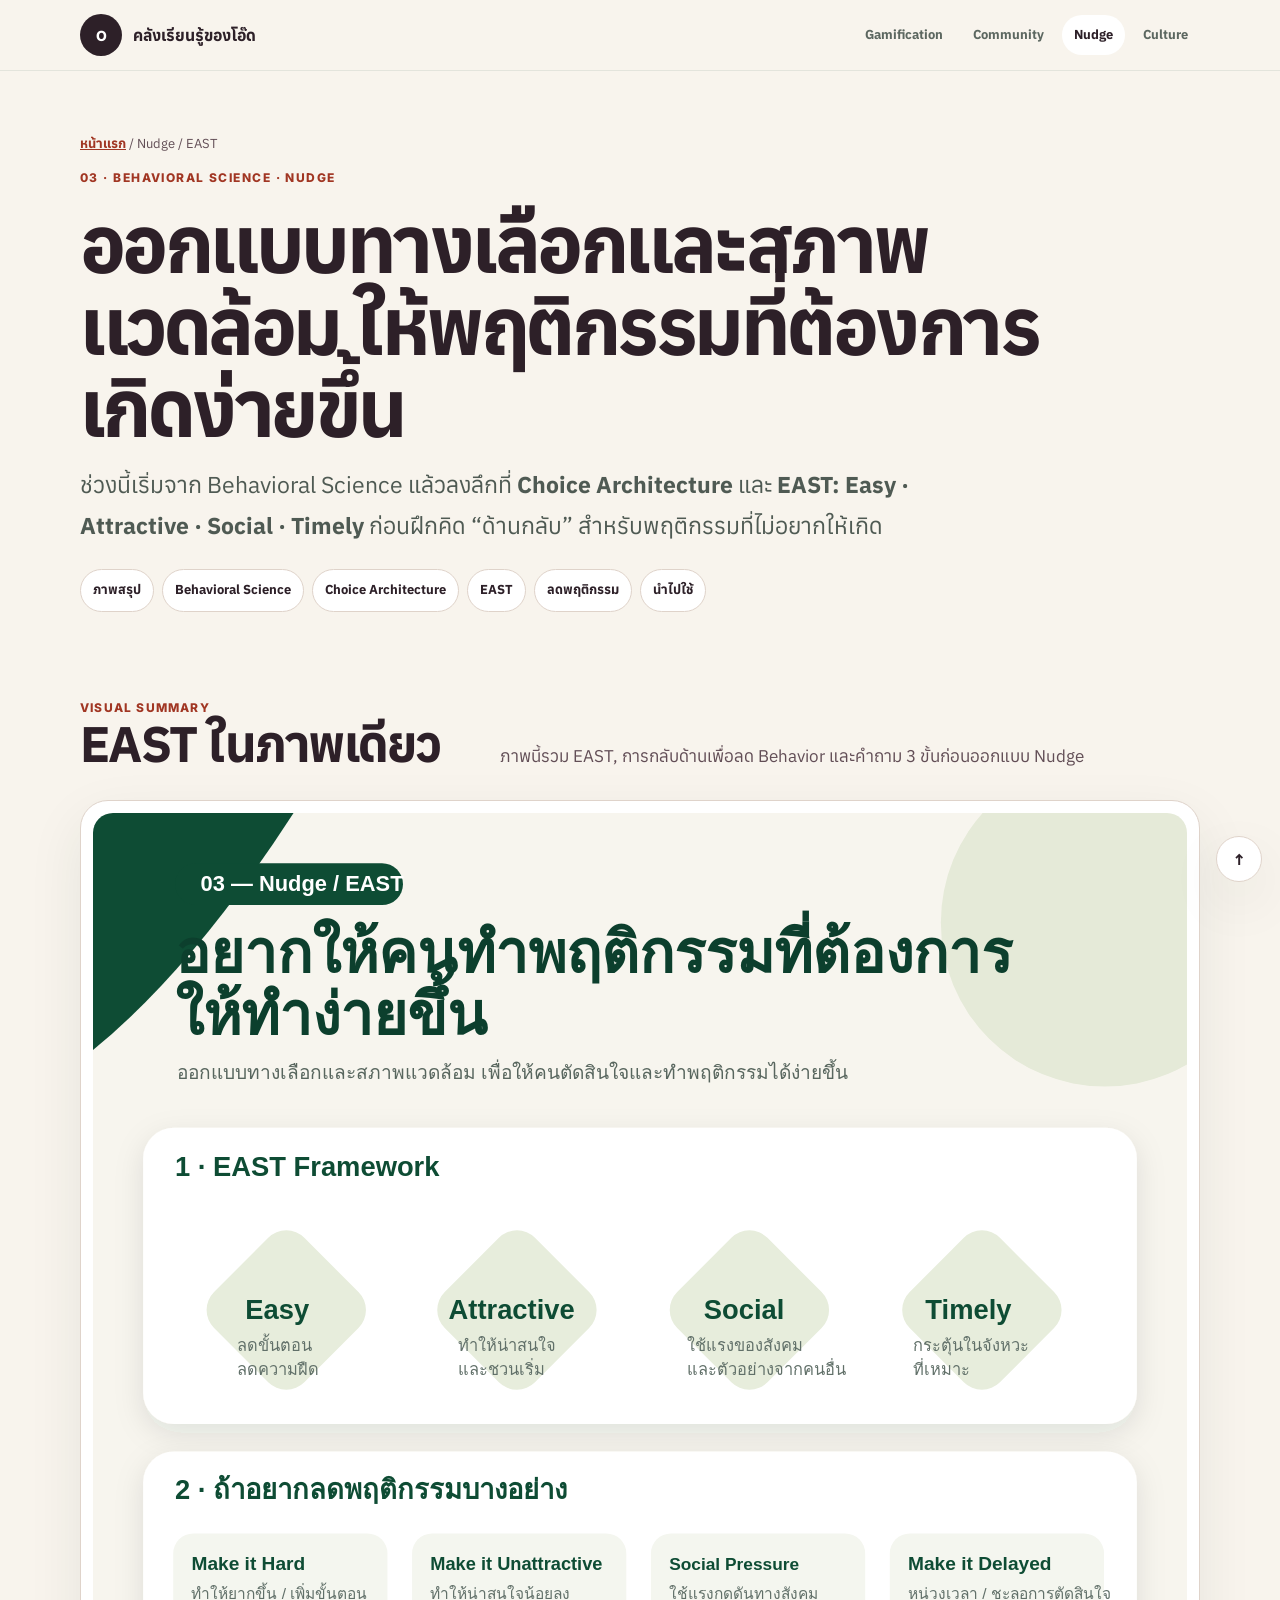
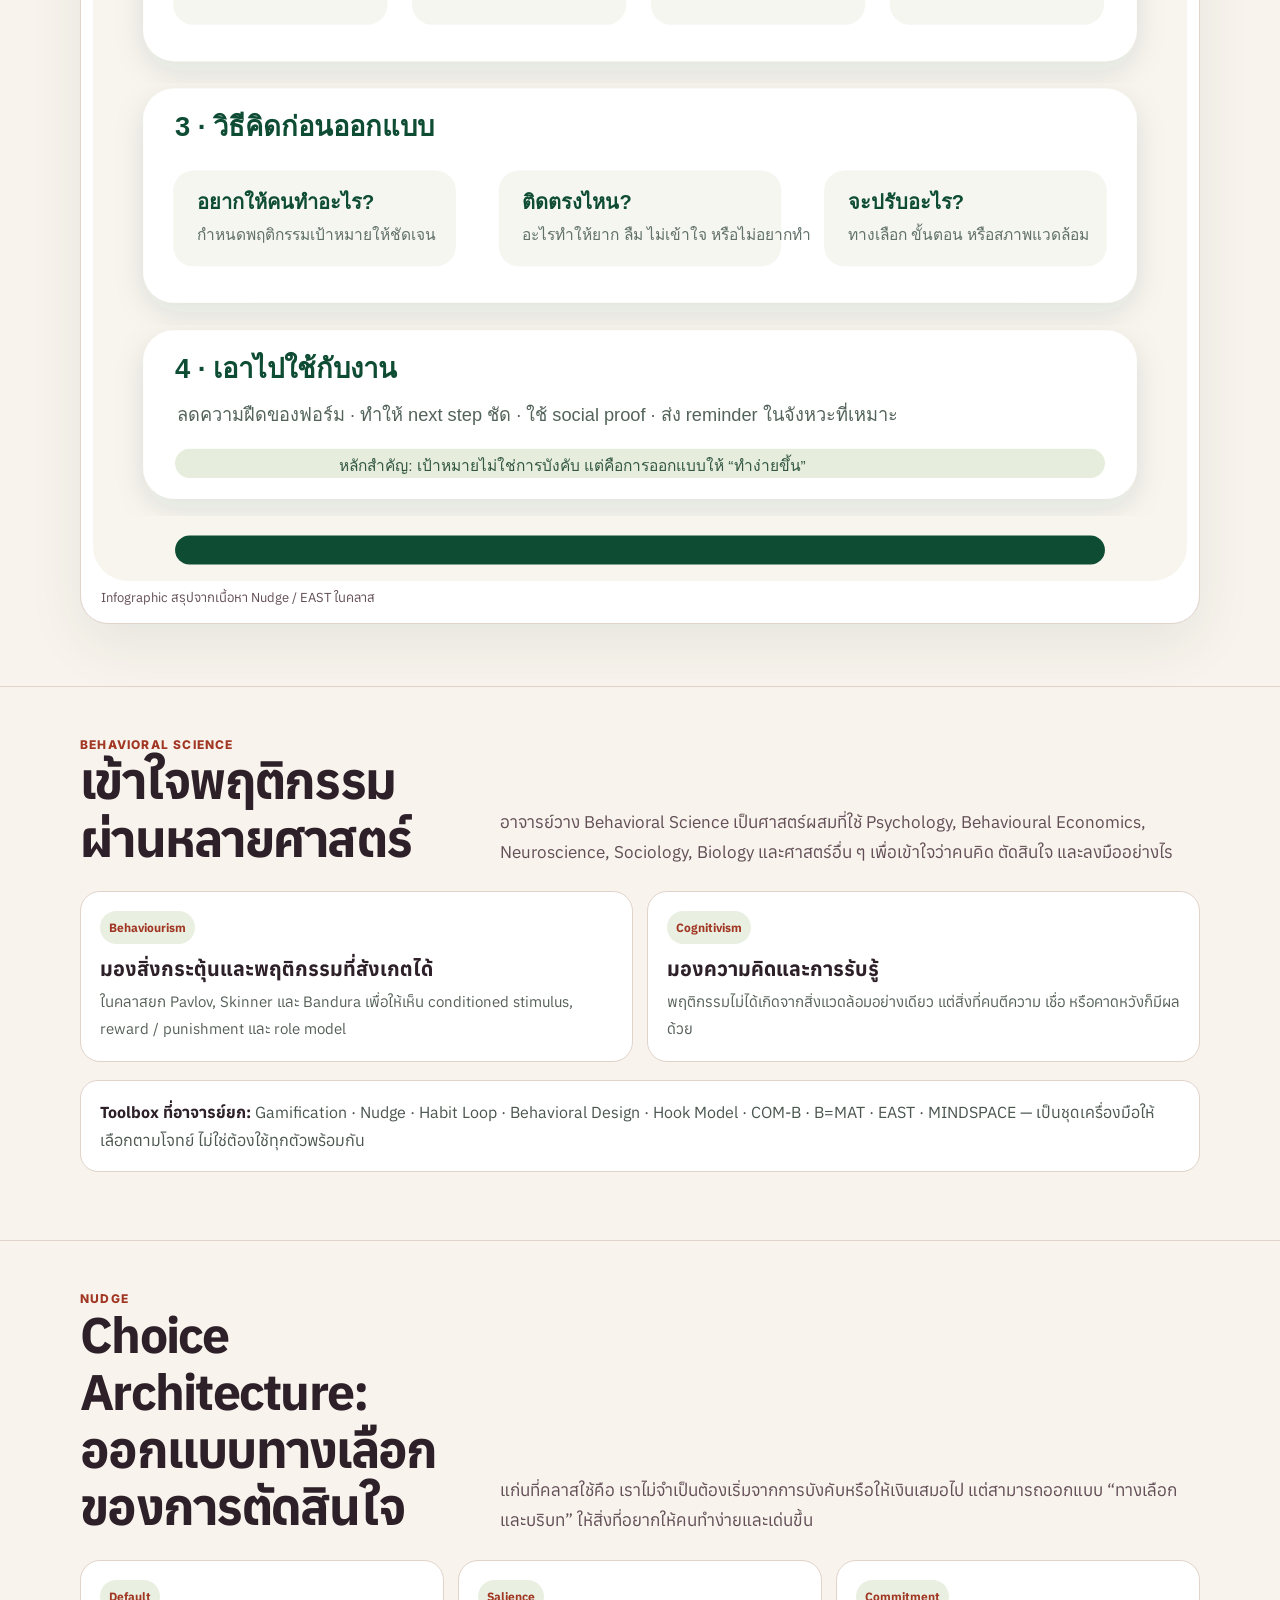
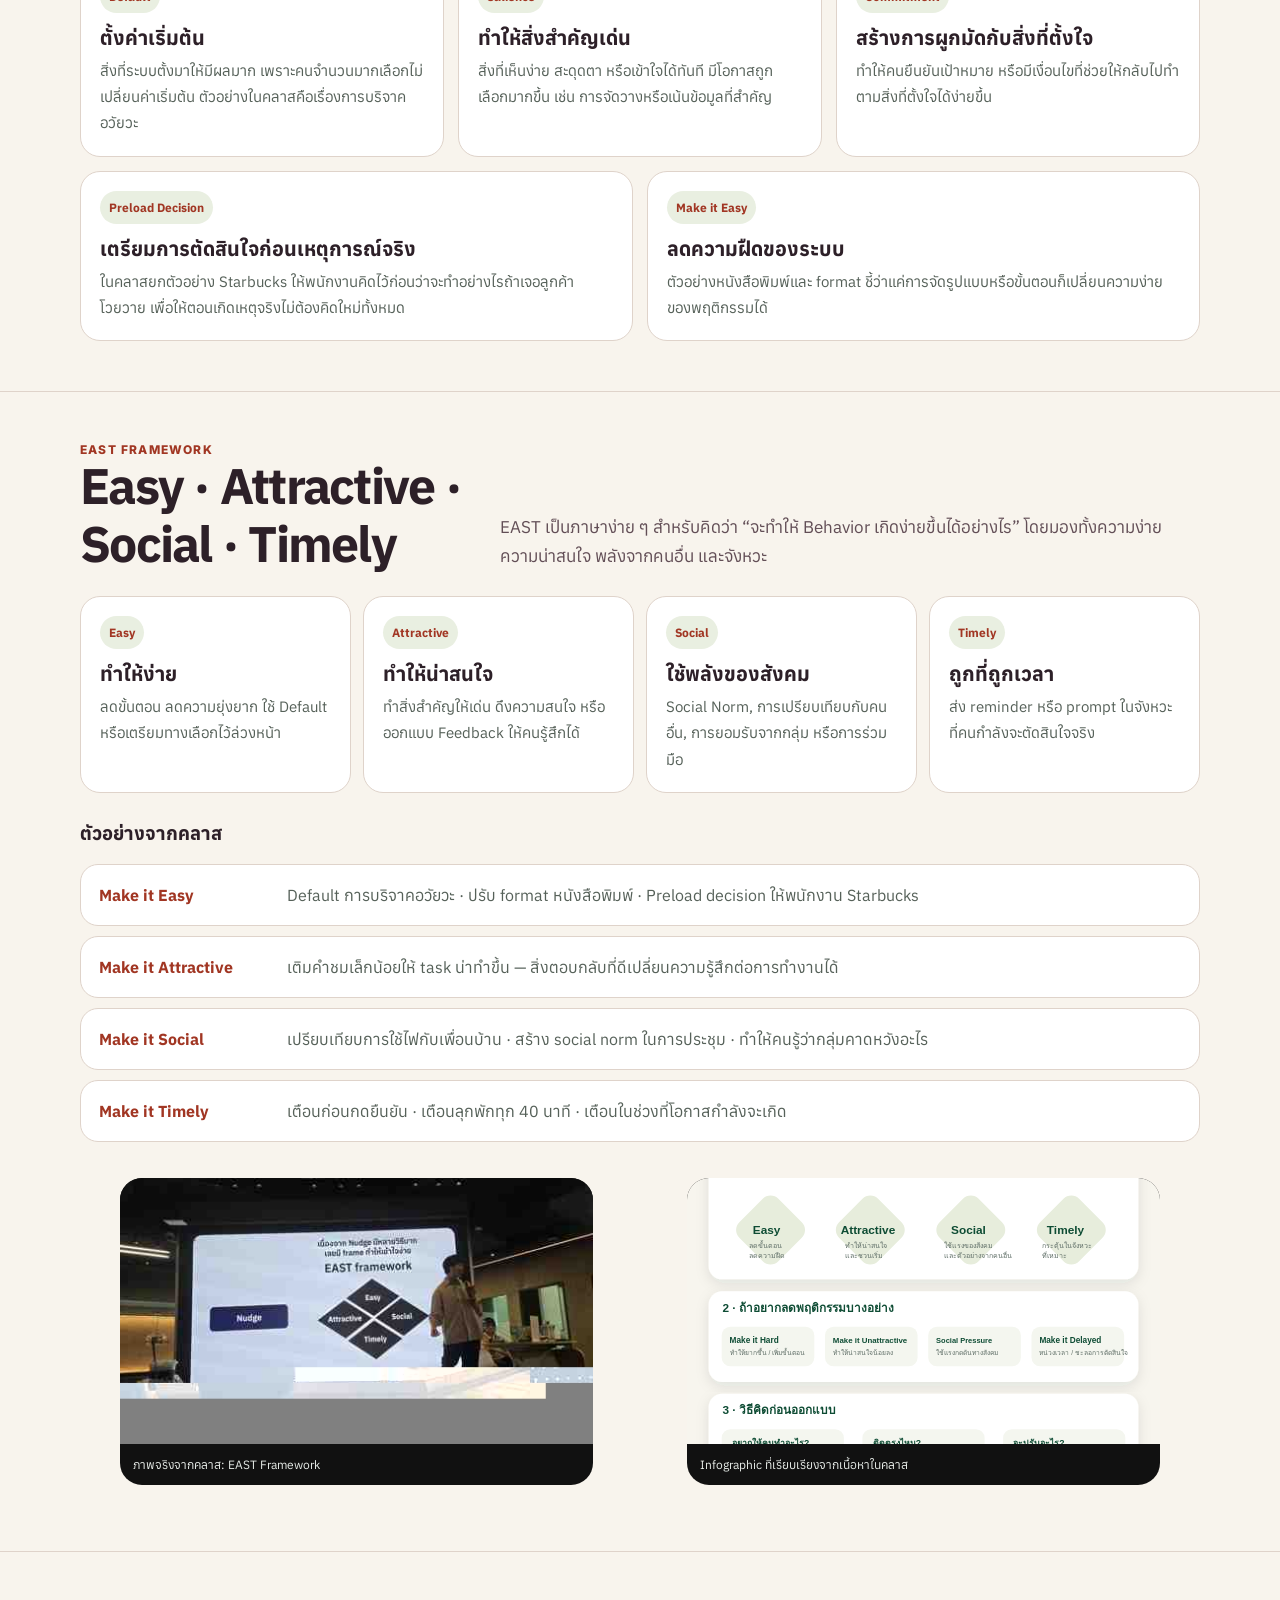
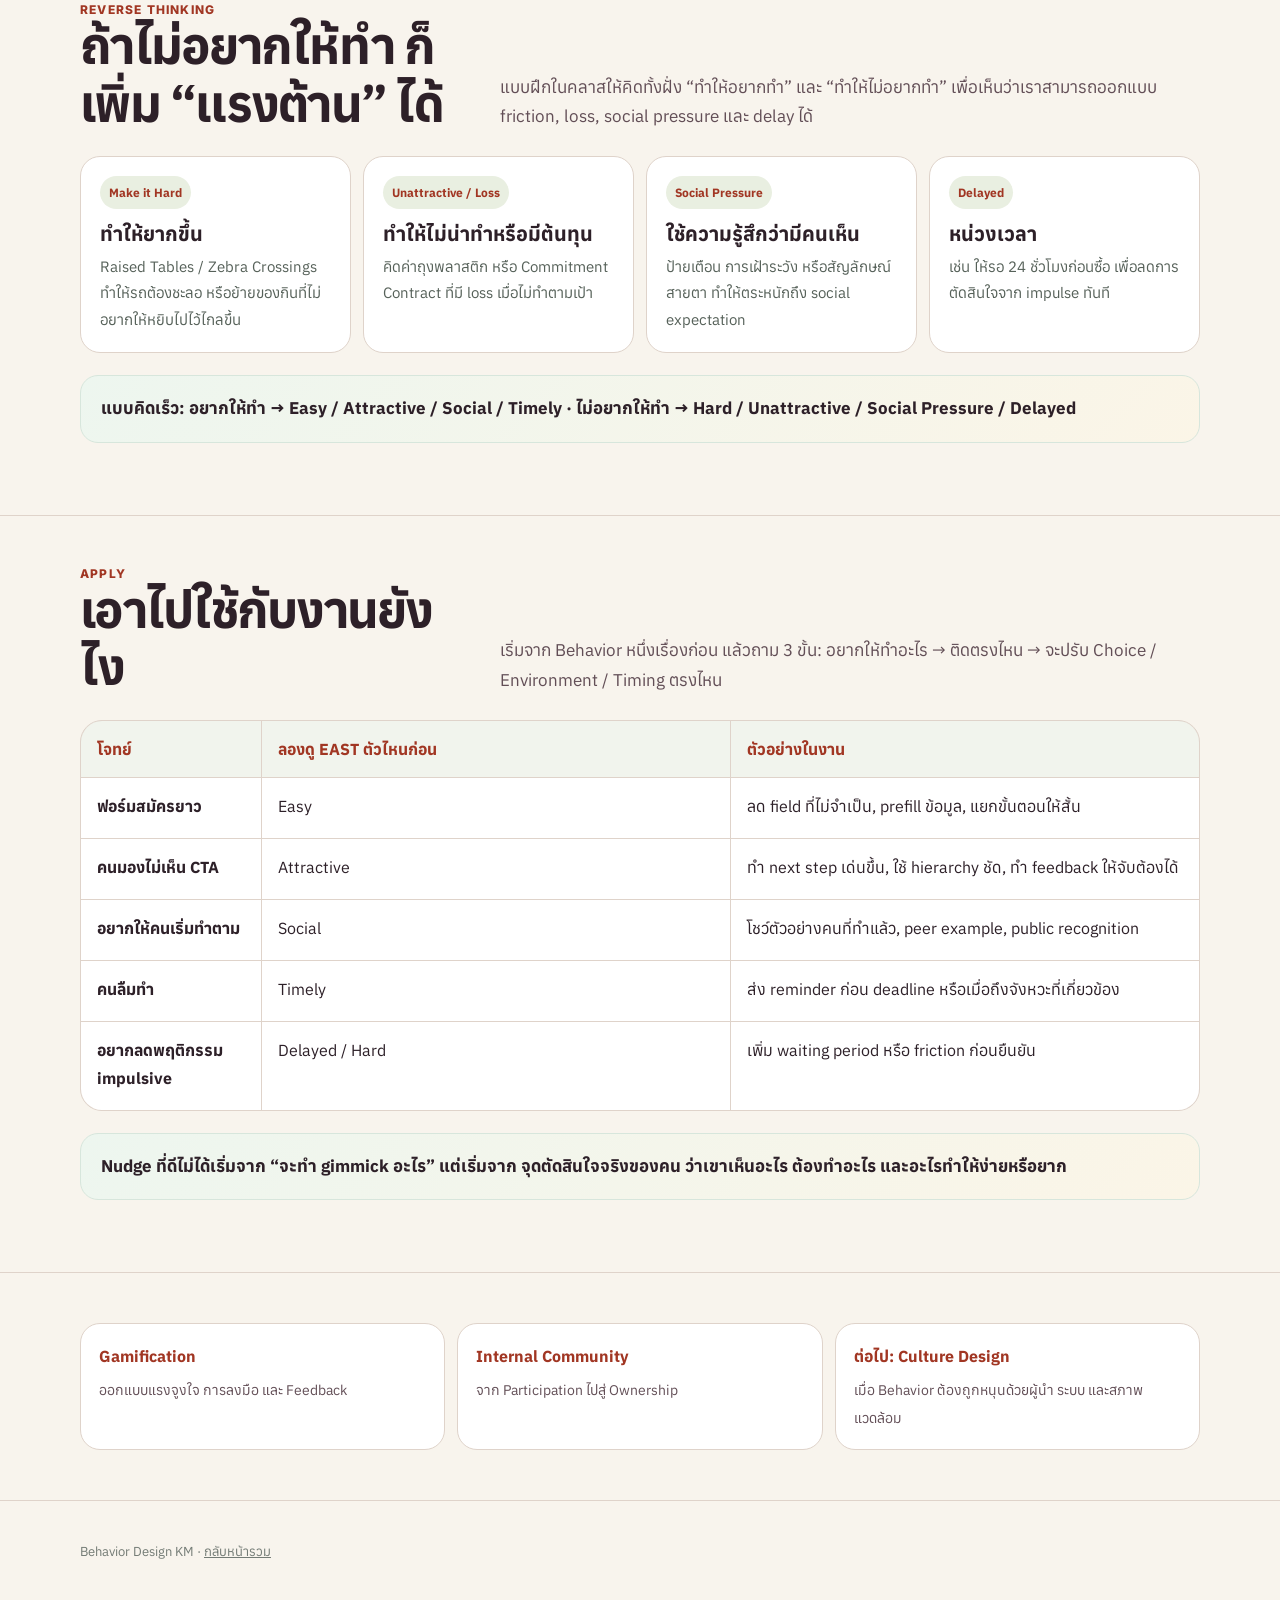
<file: nudge.html>
<!doctype html><html lang="th"><head><meta charset="utf-8"><meta name="viewport" content="width=device-width,initial-scale=1"><meta name="theme-color" content="#f7f5ef"><title>Nudge / EAST — Behavior Design KM</title><meta name="description" content="สรุปคลาส Nudge / EAST: Behavioral Science, Choice Architecture, Default, Salience, Commitment, EAST, Reverse Thinking และตัวอย่างการนำไปใช้"><link rel="stylesheet" href="style-v2.css?v=20260823-7"><link rel="stylesheet" href="blog.css"></head><body id="top" class="blog-archive"><header class="top"><div class="wrap topin"><a class="brand" href="index.html"><span class="mark">O</span><span>คลังเรียนรู้ของโอ๊ด</span></a><nav class="nav"><a href="gamification.html">Gamification</a><a href="community.html">Community</a><a class="active" href="nudge.html">Nudge</a><a href="culture.html">Culture</a></nav></div></header><main><section class="pageHero"><div class="wrap"><div class="crumb"><a href="index.html">หน้าแรก</a> / Nudge / EAST</div><div class="eyebrow">03 · Behavioral Science · Nudge</div><h1>ออกแบบทางเลือกและสภาพแวดล้อม ให้พฤติกรรมที่ต้องการเกิดง่ายขึ้น</h1><p class="lead">ช่วงนี้เริ่มจาก Behavioral Science แล้วลงลึกที่ <b>Choice Architecture</b> และ <b>EAST: Easy · Attractive · Social · Timely</b> ก่อนฝึกคิด “ด้านกลับ” สำหรับพฤติกรรมที่ไม่อยากให้เกิด</p><div class="jump"><a href="#visual">ภาพสรุป</a><a href="#science">Behavioral Science</a><a href="#choice">Choice Architecture</a><a href="#east">EAST</a><a href="#reverse">ลดพฤติกรรม</a><a href="#apply">นำไปใช้</a></div></div></section><section class="section" id="visual"><div class="wrap"><div class="sectionHead"><div><div class="kicker">Visual Summary</div><h2>EAST ในภาพเดียว</h2></div><p class="intro">ภาพนี้รวม EAST, การกลับด้านเพื่อลด Behavior และคำถาม 3 ขั้นก่อนออกแบบ Nudge</p></div><div class="visualFrame"><img src="assets/nudge-east.svg?v=7" alt="Infographic Nudge EAST"><div class="visualNote">Infographic สรุปจากเนื้อหา Nudge / EAST ในคลาส</div></div></div></section><section class="section" id="science"><div class="wrap"><div class="sectionHead"><div><div class="kicker">Behavioral Science</div><h2>เข้าใจพฤติกรรมผ่านหลายศาสตร์</h2></div><p class="intro">อาจารย์วาง Behavioral Science เป็นศาสตร์ผสมที่ใช้ Psychology, Behavioural Economics, Neuroscience, Sociology, Biology และศาสตร์อื่น ๆ เพื่อเข้าใจว่าคนคิด ตัดสินใจ และลงมืออย่างไร</p></div><div class="grid2"><article class="concept"><span class="tag">Behaviourism</span><h3>มองสิ่งกระตุ้นและพฤติกรรมที่สังเกตได้</h3><p>ในคลาสยก Pavlov, Skinner และ Bandura เพื่อให้เห็น conditioned stimulus, reward / punishment และ role model</p></article><article class="concept"><span class="tag">Cognitivism</span><h3>มองความคิดและการรับรู้</h3><p>พฤติกรรมไม่ได้เกิดจากสิ่งแวดล้อมอย่างเดียว แต่สิ่งที่คนตีความ เชื่อ หรือคาดหวังก็มีผลด้วย</p></article></div><div class="note"><b>Toolbox ที่อาจารย์ยก:</b> Gamification · Nudge · Habit Loop · Behavioral Design · Hook Model · COM-B · B=MAT · EAST · MINDSPACE — เป็นชุดเครื่องมือให้เลือกตามโจทย์ ไม่ใช่ต้องใช้ทุกตัวพร้อมกัน</div></div></section><section class="section" id="choice"><div class="wrap"><div class="sectionHead"><div><div class="kicker">Nudge</div><h2>Choice Architecture: ออกแบบทางเลือกของการตัดสินใจ</h2></div><p class="intro">แก่นที่คลาสใช้คือ เราไม่จำเป็นต้องเริ่มจากการบังคับหรือให้เงินเสมอไป แต่สามารถออกแบบ “ทางเลือกและบริบท” ให้สิ่งที่อยากให้คนทำง่ายและเด่นขึ้น</p></div><div class="grid3"><article class="concept"><span class="tag">Default</span><h3>ตั้งค่าเริ่มต้น</h3><p>สิ่งที่ระบบตั้งมาให้มีผลมาก เพราะคนจำนวนมากเลือกไม่เปลี่ยนค่าเริ่มต้น ตัวอย่างในคลาสคือเรื่องการบริจาคอวัยวะ</p></article><article class="concept"><span class="tag">Salience</span><h3>ทำให้สิ่งสำคัญเด่น</h3><p>สิ่งที่เห็นง่าย สะดุดตา หรือเข้าใจได้ทันที มีโอกาสถูกเลือกมากขึ้น เช่น การจัดวางหรือเน้นข้อมูลที่สำคัญ</p></article><article class="concept"><span class="tag">Commitment</span><h3>สร้างการผูกมัดกับสิ่งที่ตั้งใจ</h3><p>ทำให้คนยืนยันเป้าหมาย หรือมีเงื่อนไขที่ช่วยให้กลับไปทำตามสิ่งที่ตั้งใจได้ง่ายขึ้น</p></article></div><div class="grid2" style="margin-top:14px"><article class="panel"><span class="tag">Preload Decision</span><h3>เตรียมการตัดสินใจก่อนเหตุการณ์จริง</h3><p>ในคลาสยกตัวอย่าง Starbucks ให้พนักงานคิดไว้ก่อนว่าจะทำอย่างไรถ้าเจอลูกค้าโวยวาย เพื่อให้ตอนเกิดเหตุจริงไม่ต้องคิดใหม่ทั้งหมด</p></article><article class="panel"><span class="tag">Make it Easy</span><h3>ลดความฝืดของระบบ</h3><p>ตัวอย่างหนังสือพิมพ์และ format ชี้ว่าแค่การจัดรูปแบบหรือขั้นตอนก็เปลี่ยนความง่ายของพฤติกรรมได้</p></article></div></div></section><section class="section" id="east"><div class="wrap"><div class="sectionHead"><div><div class="kicker">EAST Framework</div><h2>Easy · Attractive · Social · Timely</h2></div><p class="intro">EAST เป็นภาษาง่าย ๆ สำหรับคิดว่า “จะทำให้ Behavior เกิดง่ายขึ้นได้อย่างไร” โดยมองทั้งความง่าย ความน่าสนใจ พลังจากคนอื่น และจังหวะ</p></div><div class="grid4"><article class="concept"><span class="tag">Easy</span><h3>ทำให้ง่าย</h3><p>ลดขั้นตอน ลดความยุ่งยาก ใช้ Default หรือเตรียมทางเลือกไว้ล่วงหน้า</p></article><article class="concept"><span class="tag">Attractive</span><h3>ทำให้น่าสนใจ</h3><p>ทำสิ่งสำคัญให้เด่น ดึงความสนใจ หรือออกแบบ Feedback ให้คนรู้สึกได้</p></article><article class="concept"><span class="tag">Social</span><h3>ใช้พลังของสังคม</h3><p>Social Norm, การเปรียบเทียบกับคนอื่น, การยอมรับจากกลุ่ม หรือการร่วมมือ</p></article><article class="concept"><span class="tag">Timely</span><h3>ถูกที่ถูกเวลา</h3><p>ส่ง reminder หรือ prompt ในจังหวะที่คนกำลังจะตัดสินใจจริง</p></article></div><h3 style="margin-top:28px">ตัวอย่างจากคลาส</h3><div class="list"><div class="row"><b>Make it Easy</b><p>Default การบริจาคอวัยวะ · ปรับ format หนังสือพิมพ์ · Preload decision ให้พนักงาน Starbucks</p></div><div class="row"><b>Make it Attractive</b><p>เติมคำชมเล็กน้อยให้ task น่าทำขึ้น — สิ่งตอบกลับที่ดีเปลี่ยนความรู้สึกต่อการทำงานได้</p></div><div class="row"><b>Make it Social</b><p>เปรียบเทียบการใช้ไฟกับเพื่อนบ้าน · สร้าง social norm ในการประชุม · ทำให้คนรู้ว่ากลุ่มคาดหวังอะไร</p></div><div class="row"><b>Make it Timely</b><p>เตือนก่อนกดยืนยัน · เตือนลุกพักทุก 40 นาที · เตือนในช่วงที่โอกาสกำลังจะเกิด</p></div></div><div class="photoStrip"><figure class="photoCard"><img src="nudge.jpg?v=7" alt="ภาพจริงจากคลาส EAST"><figcaption>ภาพจริงจากคลาส: EAST Framework</figcaption></figure><figure class="photoCard"><img src="assets/nudge-east.svg?v=7" alt="Infographic EAST"><figcaption>Infographic ที่เรียบเรียงจากเนื้อหาในคลาส</figcaption></figure></div></div></section><section class="section" id="reverse"><div class="wrap"><div class="sectionHead"><div><div class="kicker">Reverse Thinking</div><h2>ถ้าไม่อยากให้ทำ ก็เพิ่ม “แรงต้าน” ได้</h2></div><p class="intro">แบบฝึกในคลาสให้คิดทั้งฝั่ง “ทำให้อยากทำ” และ “ทำให้ไม่อยากทำ” เพื่อเห็นว่าเราสามารถออกแบบ friction, loss, social pressure และ delay ได้</p></div><div class="grid4"><article class="concept"><span class="tag">Make it Hard</span><h3>ทำให้ยากขึ้น</h3><p>Raised Tables / Zebra Crossings ทำให้รถต้องชะลอ หรือย้ายของกินที่ไม่อยากให้หยิบไปไว้ไกลขึ้น</p></article><article class="concept"><span class="tag">Unattractive / Loss</span><h3>ทำให้ไม่น่าทำหรือมีต้นทุน</h3><p>คิดค่าถุงพลาสติก หรือ Commitment Contract ที่มี loss เมื่อไม่ทำตามเป้า</p></article><article class="concept"><span class="tag">Social Pressure</span><h3>ใช้ความรู้สึกว่ามีคนเห็น</h3><p>ป้ายเตือน การเฝ้าระวัง หรือสัญลักษณ์สายตา ทำให้ตระหนักถึง social expectation</p></article><article class="concept"><span class="tag">Delayed</span><h3>หน่วงเวลา</h3><p>เช่น ให้รอ 24 ชั่วโมงก่อนซื้อ เพื่อลดการตัดสินใจจาก impulse ทันที</p></article></div><div class="callout">แบบคิดเร็ว: <b>อยากให้ทำ → Easy / Attractive / Social / Timely</b> · <b>ไม่อยากให้ทำ → Hard / Unattractive / Social Pressure / Delayed</b></div></div></section><section class="section" id="apply"><div class="wrap"><div class="sectionHead"><div><div class="kicker">Apply</div><h2>เอาไปใช้กับงานยังไง</h2></div><p class="intro">เริ่มจาก Behavior หนึ่งเรื่องก่อน แล้วถาม 3 ขั้น: อยากให้ทำอะไร → ติดตรงไหน → จะปรับ Choice / Environment / Timing ตรงไหน</p></div><div class="toolTable"><div class="head">โจทย์</div><div class="head">ลองดู EAST ตัวไหนก่อน</div><div class="head">ตัวอย่างในงาน</div><div><b>ฟอร์มสมัครยาว</b></div><div>Easy</div><div>ลด field ที่ไม่จำเป็น, prefill ข้อมูล, แยกขั้นตอนให้สั้น</div><div><b>คนมองไม่เห็น CTA</b></div><div>Attractive</div><div>ทำ next step เด่นขึ้น, ใช้ hierarchy ชัด, ทำ feedback ให้จับต้องได้</div><div><b>อยากให้คนเริ่มทำตาม</b></div><div>Social</div><div>โชว์ตัวอย่างคนที่ทำแล้ว, peer example, public recognition</div><div><b>คนลืมทำ</b></div><div>Timely</div><div>ส่ง reminder ก่อน deadline หรือเมื่อถึงจังหวะที่เกี่ยวข้อง</div><div><b>อยากลดพฤติกรรม impulsive</b></div><div>Delayed / Hard</div><div>เพิ่ม waiting period หรือ friction ก่อนยืนยัน</div></div><div class="callout">Nudge ที่ดีไม่ได้เริ่มจาก “จะทำ gimmick อะไร” แต่เริ่มจาก <b>จุดตัดสินใจจริงของคน</b> ว่าเขาเห็นอะไร ต้องทำอะไร และอะไรทำให้ง่ายหรือยาก</div></div></section><section class="section"><div class="wrap"><div class="nextGrid"><a class="next" href="gamification.html"><b>Gamification</b><span>ออกแบบแรงจูงใจ การลงมือ และ Feedback</span></a><a class="next" href="community.html"><b>Internal Community</b><span>จาก Participation ไปสู่ Ownership</span></a><a class="next" href="culture.html"><b>ต่อไป: Culture Design</b><span>เมื่อ Behavior ต้องถูกหนุนด้วยผู้นำ ระบบ และสภาพแวดล้อม</span></a></div></div></section></main><footer class="footer"><div class="wrap">Behavior Design KM · <a href="index.html">กลับหน้ารวม</a></div></footer><a class="backtop" href="#top">↑</a><nav class="mobileDock"><a href="gamification.html">Game</a><a href="community.html">Community</a><a class="active" href="nudge.html">Nudge</a><a href="culture.html">Culture</a></nav></body></html>
</file>
<file: km.css>
@import url('https://fonts.googleapis.com/css2?family=Anuphan:wght@400;500;600;700&display=swap');
:root{color-scheme:light;--ink:#17252a;--muted:#4d5c60;--paper:#f7f5ed;--line:#cdcfc4;--accent:#a53e1c;--light:#ffe3c7}
*{box-sizing:border-box}body{margin:0;background:var(--paper);color:var(--ink);font:1rem/1.72 Anuphan,Tahoma,sans-serif}a{color:inherit}button,textarea{font:inherit}button{cursor:pointer}img{display:block;width:100%;height:auto}figure{margin:0}figcaption{color:var(--muted);font-size:.9rem;margin-top:.55rem}p{margin:0 0 1em}h1,h2,h3{line-height:1.25;text-wrap:balance;margin:.4em 0 .5em}h1{font-size:clamp(2.6rem,6vw,5.7rem);letter-spacing:-.045em}h2{font-size:clamp(1.65rem,3.4vw,3rem);letter-spacing:-.028em}.wrap{width:min(1120px,calc(100% - 36px));margin-inline:auto}.bar{background:var(--ink);color:white}.bar .wrap{display:flex;align-items:center;justify-content:space-between;gap:1rem;padding-block:.85rem;flex-wrap:wrap}.brand{font-weight:700;text-decoration:none}.bar a:hover{text-decoration:underline}.flag,.number{font-size:.8rem;font-weight:700;letter-spacing:.07em;color:var(--accent)}.hero{display:grid;grid-template-columns:1.1fr .9fr;gap:clamp(1.2rem,5vw,4rem);align-items:center;padding-block:clamp(2.6rem,8vw,7rem);border-bottom:1px solid var(--line)}.hero img{aspect-ratio:1.48;object-fit:cover;border-radius:4px}.hero p{max-width:46ch;color:var(--muted);font-size:1.12rem}.button{display:inline-block;padding:.58rem .96rem;background:var(--ink);border:1px solid var(--ink);color:white;border-radius:4px;text-decoration:none;font-weight:700}.button:hover{background:#34484c}.button.secondary{background:transparent;color:var(--ink)}.button.secondary:hover{background:var(--light)}:focus-visible{outline:3px solid #b54c27;outline-offset:4px}.bar :focus-visible{outline-color:#ffb269}.shelf{padding-block:2.2rem 4rem}.entry{border-top:1px solid var(--line);padding:1.25rem 0;display:grid;grid-template-columns:11rem 1fr;gap:1rem}.links{display:flex;gap:.55rem 1.2rem;flex-wrap:wrap}.links a{color:var(--accent);font-weight:700}.reading{display:grid;grid-template-columns:14rem minmax(0,45rem);gap:clamp(1.5rem,5vw,4.8rem);padding-top:2.2rem}.toc{position:sticky;top:1rem;align-self:start}.toc a{display:block;padding:.28rem 0}.toc label{display:block;margin-top:1rem}.toc progress{width:100%;accent-color:var(--accent)}.chapter{border-bottom:1px solid var(--line);padding:0 0 2.3rem;margin-bottom:2.4rem}.chapter p{max-width:68ch}.chapter figure{margin:1.25rem 0}.case{border-left:3px solid var(--accent);padding:.8rem 1rem;background:#f1eadf;margin:1rem 0}.case p:last-child{margin-bottom:0}details{padding:.65rem 0;border-top:1px solid var(--line);margin:.85rem 0}summary{cursor:pointer;font-weight:700}details p{margin:.5rem 0}.chapter .button{margin-top:.4rem}.chapter .button[aria-pressed=true]{background:var(--light);color:var(--ink)}.progressline{position:fixed;inset:0 0 auto;height:4px;z-index:4;background:#f8dfbd;pointer-events:none}.progressline i{display:block;width:100%;height:100%;background:#c55329;transform:scaleX(0);transform-origin:left;transition:transform .15s ease}footer{padding:1.8rem 0;border-top:1px solid var(--line);color:var(--muted)}.actions{display:flex;gap:.65rem;align-items:center;flex-wrap:wrap}textarea{width:100%;min-height:130px;background:white;border:1px solid #8a9191;padding:.6rem;color:var(--ink)}.skip{position:absolute;top:-10rem;background:white;color:var(--ink);z-index:6;padding:.4rem}.skip:focus{top:.75rem}.sr{position:absolute;width:1px;height:1px;overflow:hidden;clip-path:inset(50%)}[hidden]{display:none!important}
@media(max-width:730px){.hero,.entry,.reading{grid-template-columns:1fr;gap:1rem}.toc{position:static;border-bottom:1px solid var(--line);padding-bottom:1rem}.bar .wrap{gap:.4rem 1rem}.entry{gap:.2rem}.hero img{aspect-ratio:auto}.reading{padding-top:1.25rem}}
@media(prefers-reduced-motion:reduce){*,*::before,*::after{transition:none!important;scroll-behavior:auto!important}}
</file>
<file: blog.css>
@import url("https://fonts.googleapis.com/css2?family=Anuphan:wght@400;500;600;700&display=swap");
:root{--blog-paper:#f8f4ed;--blog-ink:#2d2028;--blog-muted:#624e56;--blog-accent:#a13623;--blog-line:#dfd3ca;--blog-peach:#f7d9c8}
.blog-home,.blog-story,.blog-archive{background:var(--blog-paper);color:var(--blog-ink);font-family:Anuphan,"Noto Sans Thai",Tahoma,sans-serif}
.blog-wrap{width:min(1180px,calc(100% - 40px));margin-inline:auto}
.blog-home a:focus-visible,.blog-home button:focus-visible,.blog-story a:focus-visible,.blog-story button:focus-visible,.blog-archive a:focus-visible{outline:3px solid var(--blog-accent);outline-offset:4px}
.blog-home a,.blog-story a{ text-underline-offset:.2em }
.blog-header{border-bottom:1px solid var(--blog-line);background:var(--blog-paper)}
.blog-header .blog-wrap{display:flex;justify-content:space-between;gap:.6rem 1.5rem;align-items:center;flex-wrap:wrap;min-height:74px;padding-block:.65rem}
.blog-brand{display:inline-flex;align-items:center;gap:.65rem;color:var(--blog-ink);font-weight:700;text-decoration:none}
.blog-mark{display:grid;place-items:center;width:40px;height:40px;background:var(--blog-ink);color:#fff1df;border-radius:50%;font:700 1.25rem Georgia,serif}
.blog-header nav{display:flex;flex-wrap:wrap;gap:1rem;font-size:.92rem;font-weight:600}
.blog-header nav a{color:var(--blog-ink);text-decoration:none}.blog-header nav a:hover{text-decoration:underline}
.blog-intro{padding:clamp(2.2rem,6vw,4.7rem) 0 1.5rem}
.blog-label{font-size:.82rem;font-weight:700;color:var(--blog-accent);margin:0 0 .48rem;letter-spacing:.02em}
.blog-intro h1{font-size:clamp(2.3rem,7vw,5.45rem);letter-spacing:-.035em;margin:0 0 .8rem}
.blog-intro p:last-child{max-width:55ch;color:var(--blog-muted);font-size:1.08rem;margin:0}
.feature-post{display:grid;grid-template-columns:1.05fr 1fr;background:#35232e;color:#fff8ee;overflow:hidden;margin-bottom:clamp(2.7rem,6vw,5.5rem)}
.feature-post figure{position:relative;min-width:0;margin:0}
.feature-post img{width:100%;height:100%;min-height:320px;object-fit:cover}
.feature-post figcaption{position:absolute;bottom:.6rem;left:.7rem;margin:0;background:#35232e;color:white;padding:.18rem .5rem}
.feature-copy{padding:clamp(1.3rem,4vw,3.1rem);align-self:center}
.feature-copy .blog-label{color:#ffd1ac}
.feature-copy h2{font-size:clamp(1.9rem,4vw,3.55rem);margin:.25em 0 .4em;line-height:1.22}
.feature-copy p{max-width:45ch}
.blog-cta{display:inline-flex;gap:.7rem;align-items:center;background:var(--blog-peach);color:var(--blog-ink);padding:.62rem .9rem;font-weight:700;text-decoration:none;border:0;transition:background .18s ease}
.blog-cta:hover{background:#fff0df}
.blog-shelf{padding-bottom:4rem;scroll-margin-top:1.5rem}
.blog-shelf h2{margin:.15em 0 .45em}
.blog-filters{display:flex;flex-wrap:wrap;gap:.5rem;margin-bottom:1.4rem}
.blog-filters button{padding:.36rem .8rem;border:1px solid var(--blog-line);background:transparent;color:var(--blog-ink);border-radius:50px}
.blog-filters button[aria-pressed=true]{background:var(--blog-ink);color:white;border-color:var(--blog-ink)}
.blog-grid{display:grid;grid-template-columns:repeat(6,minmax(0,1fr));gap:1.35rem}
.blog-card{grid-column:span 2;background:#fffaf4;border:1px solid var(--blog-line);min-width:0;transition:transform .2s ease}
.blog-card:hover{transform:translateY(-3px)}
.blog-card:first-child{grid-column:span 3}.blog-card:nth-child(2){grid-column:span 3}
.blog-card a{display:flex;height:100%;flex-direction:column;text-decoration:none}
.blog-card img{aspect-ratio:2.1;object-fit:cover;background:#eed8cf}
.blog-card .diagram{object-fit:contain;padding:.45rem}
.blog-card-copy{padding:1.1rem}
.blog-card h3{font-size:clamp(1.15rem,2vw,1.55rem);margin:.2em 0 .45em}
.blog-card p{color:var(--blog-muted);margin:0 0 .7rem}
.blog-card strong{color:var(--blog-accent);font-size:.9rem}
.blog-footer{padding:1.8rem 0;border-top:1px solid var(--blog-line);color:var(--blog-muted)}
.blog-story .hero{align-items:center;padding-block:clamp(1.8rem,5vw,4rem);border-color:var(--blog-line)}
.blog-story .hero img{aspect-ratio:auto;border-radius:0}
.blog-story .hero h1{font-size:clamp(2.5rem,6vw,5rem);letter-spacing:-.035em}
.blog-story .reading{padding-bottom:3rem}
.blog-story .toc{border-left:2px solid var(--blog-line);padding-left:1rem}
.blog-story .toc a{font-size:.94rem}
.blog-story .chapter{border-color:var(--blog-line)}
.blog-story .chapter .case{background:#f5e8dd}
.blog-next{background:#f1e5db;padding:1.25rem;margin-block:2rem}
.blog-next h2{font-size:1.55rem;margin-top:0}
.blog-next a{font-weight:700;color:var(--blog-accent)}
.blog-archive{--paper:var(--blog-paper);--ink:var(--blog-ink);--muted:var(--blog-muted);--line:var(--blog-line);--brand:var(--blog-accent);--green:var(--blog-accent)}
.blog-archive .top{background:var(--blog-paper)}
.blog-archive .top .mark{background:var(--blog-ink);color:white;border-radius:50%}
.blog-archive .hero{background:var(--blog-paper)}
.blog-home [hidden],.blog-story [hidden]{display:none!important}
@media(max-width:800px){.blog-card,.blog-card:first-child,.blog-card:nth-child(2){grid-column:span 3}}
@media(max-width:600px){.blog-wrap{width:calc(100% - 30px)}.blog-header .blog-wrap{min-height:62px}.blog-header nav{gap:.6rem}.feature-post{grid-template-columns:1fr}.feature-post img{min-height:0;aspect-ratio:1.6}.blog-grid{grid-template-columns:1fr}.blog-card,.blog-card:first-child,.blog-card:nth-child(2){grid-column:auto}}
@media(prefers-reduced-motion:reduce){.blog-cta,.blog-card{transition:none}.blog-card:hover{transform:none}}
.blog-grid .blog-card{display:block;padding:0}
.feature-art{position:relative;isolation:isolate;overflow:hidden;display:flex;flex-direction:column;justify-content:space-between;min-height:285px;padding:clamp(.9rem,4vw,2.4rem);background:#ec9e7e;color:#301d27}
.feature-art-meta{font-size:.8rem;font-weight:700;letter-spacing:.1em}
.feature-symbol{position:absolute;z-index:-1;inset:50% 0 auto;text-align:center;transform:translateY(-50%);font:700 clamp(8rem,24vw,18rem)/1 Georgia,serif;color:#f8cbb3}
.feature-art-words{display:flex;justify-content:space-between;gap:.35rem;font-weight:700;font-size:clamp(1rem,3vw,1.9rem)}
.feature-art-words span{padding:.15em .32em;background:#35232e;color:#fff6ec}
.card-art{display:grid;place-items:center;aspect-ratio:2.1;background:#edab90;color:#35232e;padding:.6rem;font-weight:700;font-size:clamp(1.1rem,3vw,2rem)}
.blog-story .story-art{min-height:240px}
.explain-figure{background:#f4e3d7;border-top:4px solid var(--blog-accent);padding:clamp(.85rem,3vw,1.5rem)}
.explain-figure figcaption{font-size:1.2rem;font-weight:700;color:var(--blog-ink);margin:0 0 .85rem}
.explain-figure ol{display:grid;grid-template-columns:repeat(2,minmax(0,1fr));list-style:none;counter-reset:steps;gap:.65rem;padding:0;margin:0}
.explain-figure li{padding:.65rem .75rem;background:#fffaf4;border:1px solid var(--blog-line);display:grid;align-content:start;gap:.2rem;min-width:0}
.flow-index{color:var(--blog-accent);font-weight:700;font-size:.85rem}
.explain-figure li span:last-child,.context-note small{color:var(--blog-muted)}
.explain-figure p{margin:.6rem 0 0;font-size:.84rem;color:var(--blog-muted)}
.context-note{padding:.55rem 0 1rem}.context-note h3{margin:.25rem 0 .5rem;font-size:1.2rem}.context-note p{margin:0 0 .55rem}
@media(max-width:440px){.feature-art,.blog-story .story-art{min-height:200px}.explain-figure ol{grid-template-columns:1fr}}
.iris-intro{padding-block:clamp(2rem,6vw,4.8rem) 2rem}
.iris-intro h1{font-size:clamp(2.35rem,6vw,5.35rem);line-height:1.2;margin:.33em 0;max-width:18ch}
.iris-lead{max-width:65ch;color:var(--blog-muted);font-size:clamp(1.05rem,2vw,1.35rem)}
.iris-jumps{display:flex;gap:.45rem;flex-wrap:wrap;margin:1.25rem 0}
.iris-jumps a{background:#fffaf4;border:1px solid var(--blog-line);border-radius:50px;padding:.42rem .75rem;font-weight:700;text-decoration:none}
.iris-jumps a:hover{background:var(--blog-peach)}
.iris-overview{margin-bottom:1.5rem}
.iris-map{background:#f2e2d6;padding:clamp(.9rem,3vw,2rem);border:1px solid var(--blog-line)}
.iris-map ol{display:grid;grid-template-columns:repeat(3,minmax(0,1fr));gap:.75rem;margin:0;padding:0;list-style:none}
.iris-map li{background:#fffaf4;padding:1rem;border-top:4px solid var(--blog-accent);min-width:0}
.iris-map strong{font-size:1.28rem}.iris-map p{margin:.45rem 0}.iris-map a{color:var(--blog-accent);font-weight:700}
.iris-use{margin:1.3rem 0 .8rem;padding:1rem 1.15rem;background:#f3e5dc;border-left:4px solid var(--blog-accent)}
.iris-use h3{margin:.18rem 0 .55rem}.iris-use p:last-child{margin-bottom:0}
@media(max-width:680px){.iris-map ol{grid-template-columns:1fr}}
.iris-depth{margin:1.45rem 0;border-top:1px solid var(--blog-line);padding-top:.7rem}
.iris-depth h3{font-size:1.35rem;line-height:1.35}
.iris-depth li+li{margin-top:.45rem}
.iris-data{margin:.9rem 0 1.15rem;max-width:100%}
.iris-data table{width:100%;border-collapse:collapse;table-layout:fixed;background:#fffaf4;font-size:.94rem}
.iris-data th,.iris-data td{text-align:left;vertical-align:top;padding:.6rem .64rem;border:1px solid var(--blog-line);overflow-wrap:anywhere}
.iris-data thead th{background:#f2e2d6}
.iris-data th:first-child{width:27%}
.iris-data td strong{display:block}
@media(max-width:440px){.iris-data table{font-size:.85rem}.iris-data th,.iris-data td{padding:.35rem}}
.iris-original{border:1px solid var(--blog-line);background:#fffaf4;padding:.65rem .85rem;margin:.75rem 0 1.25rem}
.iris-original summary{color:var(--blog-accent)}
.iris-original[open] summary{margin-bottom:.7rem}
.blog-story .iris-original figure{margin:0}
.iris-original img{height:auto}
.iris-original a{display:block}
</file>
<file: style-v2.css>
@import url('https://fonts.googleapis.com/css2?family=Anuphan:wght@400;500;600;700;800&family=Inter:wght@600;700;800&display=swap');
:root{--bg:#f7f5ef;--paper:#fffdf9;--ink:#112219;--muted:#647068;--line:#e2e3db;--green:#0f5138;--green2:#2d7051;--sage:#e9efe1;--sage2:#dce7d2;--gold:#b7872c;--blue:#416b8e;--red:#9a4b4d;--shadow:0 20px 56px rgba(16,49,35,.08)}*{box-sizing:border-box}html{scroll-behavior:smooth}body{margin:0;background:var(--bg);color:var(--ink);font-family:'Anuphan',system-ui,sans-serif;line-height:1.75;-webkit-font-smoothing:antialiased}a{color:inherit}img{max-width:100%;display:block}.wrap{width:min(1120px,calc(100% - 32px));margin:auto}.top{position:sticky;top:0;z-index:60;background:rgba(247,245,239,.94);backdrop-filter:blur(16px);border-bottom:1px solid rgba(226,227,219,.9)}.topin{min-height:70px;display:flex;align-items:center;gap:14px}.brand{display:flex;align-items:center;gap:11px;text-decoration:none;font-weight:800}.mark{width:42px;height:42px;border-radius:14px;background:var(--ink);color:white;display:grid;place-items:center;font:800 14px Inter}.nav{margin-left:auto;display:flex;gap:6px;align-items:center}.nav a{text-decoration:none;color:#5c6760;font-size:13px;font-weight:700;padding:9px 12px;border-radius:999px}.nav a:hover,.nav a.active{background:#fff;color:var(--ink)}.hero,.pageHero{padding:62px 0 38px}.eyebrow{font:800 12px Inter;letter-spacing:.12em;text-transform:uppercase;color:var(--green)}.event{display:inline-flex;margin-top:13px;border:1px solid var(--line);background:#fff;border-radius:999px;padding:8px 12px;color:#49534d;font-size:13px;font-weight:600}h1{font-size:clamp(44px,7vw,78px);line-height:1.05;letter-spacing:-.045em;margin:18px 0 16px;max-width:960px}h2{font-size:clamp(31px,4.4vw,50px);line-height:1.15;letter-spacing:-.035em;margin:0}h3{line-height:1.3}.lead{font-size:clamp(18px,2.1vw,23px);color:#4f5a53;max-width:900px;margin:0}.crumb{font-size:13px;color:var(--muted);margin-bottom:14px}.crumb a{color:var(--green);font-weight:700}.jump{display:flex;gap:8px;flex-wrap:wrap;margin-top:24px}.jump a{font-size:13px;text-decoration:none;font-weight:700;background:#fff;border:1px solid var(--line);padding:9px 12px;border-radius:999px}.visualFrame{margin:28px 0 12px;background:#fff;border:1px solid var(--line);border-radius:28px;padding:12px;box-shadow:var(--shadow);overflow:hidden}.visualFrame img{width:100%;border-radius:20px;height:auto}.visualNote{font-size:13px;color:var(--muted);padding:6px 8px 2px}.topicGrid{display:grid;grid-template-columns:repeat(4,1fr);gap:14px;margin-top:26px}.topic{display:block;text-decoration:none;background:#fff;border:1px solid var(--line);border-radius:24px;padding:22px;box-shadow:0 10px 30px rgba(25,35,29,.04);transition:.18s ease}.topic:hover{transform:translateY(-3px);box-shadow:var(--shadow)}.topic .num{font:800 12px Inter;color:var(--green);letter-spacing:.08em}.topic h3{font-size:23px;margin:10px 0 7px}.topic p{margin:0;color:var(--muted);font-size:15px}.topic .go{display:inline-flex;margin-top:14px;color:var(--green);font-weight:800;font-size:14px}.section{padding:50px 0}.section+.section{border-top:1px solid var(--line)}.sectionHead{display:grid;grid-template-columns:.72fr 1.28fr;gap:26px;align-items:end;margin-bottom:24px}.kicker{font:800 12px Inter;letter-spacing:.1em;text-transform:uppercase;color:var(--green)}.intro{margin:0;color:var(--muted);font-size:17px;max-width:760px}.quick{display:grid;grid-template-columns:repeat(3,1fr);gap:12px;margin:22px 0}.q,.concept,.panel,.tool,.metric{background:#fff;border:1px solid var(--line);border-radius:20px;padding:19px}.q b{display:block;color:var(--green);font-size:14px;margin-bottom:6px}.q p,.concept p,.panel p,.tool p,.metric p{margin:0;color:#566159;font-size:15px}.grid2{display:grid;grid-template-columns:repeat(2,1fr);gap:14px}.grid3{display:grid;grid-template-columns:repeat(3,1fr);gap:14px}.grid4{display:grid;grid-template-columns:repeat(4,1fr);gap:12px}.tag{display:inline-flex;padding:6px 9px;border-radius:999px;background:var(--sage);color:var(--green);font-size:12px;font-weight:800}.concept h3,.panel h3,.tool h3,.metric h3{font-size:20px;margin:12px 0 7px}.callout{margin:22px 0;padding:18px 20px;border-radius:18px;background:linear-gradient(135deg,#edf6ef,#fbf5e7);border:1px solid #d7e6dc;font-size:17px;font-weight:700}.note{margin:18px 0;padding:17px 19px;border-radius:18px;background:#fff;border:1px solid var(--line);color:#4b564f}.note b{color:var(--ink)}.flow{display:grid;grid-template-columns:repeat(4,1fr);gap:10px;margin:20px 0}.step{background:#fff;border:1px solid var(--line);border-radius:19px;text-align:center;padding:17px;position:relative}.step small{display:block;color:var(--green);font-weight:800;font-size:11px}.step strong{font-size:16px}.step:not(:last-child):after{content:'→';position:absolute;right:-10px;top:50%;transform:translateY(-50%);width:20px;height:20px;background:var(--bg);display:grid;place-items:center;font-weight:900}.toolTable{display:grid;grid-template-columns:180px 1fr 1fr;gap:1px;background:var(--line);border:1px solid var(--line);border-radius:22px;overflow:hidden}.toolTable>div{background:#fff;padding:14px 16px}.toolTable .head{font-weight:800;color:var(--green);background:#f1f4ed}.toolTable b{display:block;margin-bottom:4px}.toolTable span{color:var(--muted);font-size:14px}.list{display:grid;gap:10px}.row{display:grid;grid-template-columns:170px 1fr;gap:18px;background:#fff;border:1px solid var(--line);border-radius:18px;padding:16px 18px}.row b{color:var(--green)}.row p{margin:0;color:#566159}.photoStrip{display:grid;grid-template-columns:1fr 1fr;gap:14px;margin-top:20px}.photoCard{background:#111;border-radius:22px;overflow:hidden}.photoCard img{width:100%;aspect-ratio:16/9;object-fit:cover}.photoCard figcaption{color:#e7ece8;padding:10px 13px;font-size:12px}.nextGrid{display:grid;grid-template-columns:repeat(3,1fr);gap:12px}.next{display:block;text-decoration:none;background:#fff;border:1px solid var(--line);border-radius:20px;padding:18px}.next b{display:block;color:var(--green);margin-bottom:5px}.next span{color:var(--muted);font-size:14px}.footer{padding:40px 0 66px;color:#737b75;font-size:13px;border-top:1px solid var(--line)}.backtop{position:fixed;right:18px;bottom:18px;width:46px;height:46px;border-radius:50%;background:white;border:1px solid var(--line);display:grid;place-items:center;text-decoration:none;box-shadow:var(--shadow);font-weight:900}.mobileDock{display:none}
@media(max-width:900px){.wrap{width:min(100% - 24px,1120px)}.topin{min-height:62px}.nav{display:none}.hero,.pageHero{padding-top:40px}h1{font-size:42px}.sectionHead{grid-template-columns:1fr}.topicGrid,.quick,.grid2,.grid3,.grid4,.nextGrid{grid-template-columns:1fr}.flow{grid-template-columns:1fr 1fr}.step:nth-child(2):after{display:none}.row{grid-template-columns:1fr;gap:5px}.toolTable{grid-template-columns:1fr}.toolTable .head{display:none}.photoStrip{grid-template-columns:1fr}.section{padding:42px 0}.intro{font-size:16px}.visualFrame{padding:7px;border-radius:20px}.visualFrame img{border-radius:14px}.mobileDock{position:fixed;display:grid;grid-template-columns:repeat(4,1fr);left:10px;right:10px;bottom:10px;background:rgba(17,34,25,.96);backdrop-filter:blur(12px);border-radius:18px;padding:6px;z-index:70;box-shadow:0 14px 35px rgba(0,0,0,.2)}.mobileDock a{text-align:center;color:#eef3ee;text-decoration:none;font-size:11px;padding:8px 4px;border-radius:12px}.mobileDock a.active{background:#2d7051}.footer{padding-bottom:100px}.backtop{bottom:82px}}
</file>
